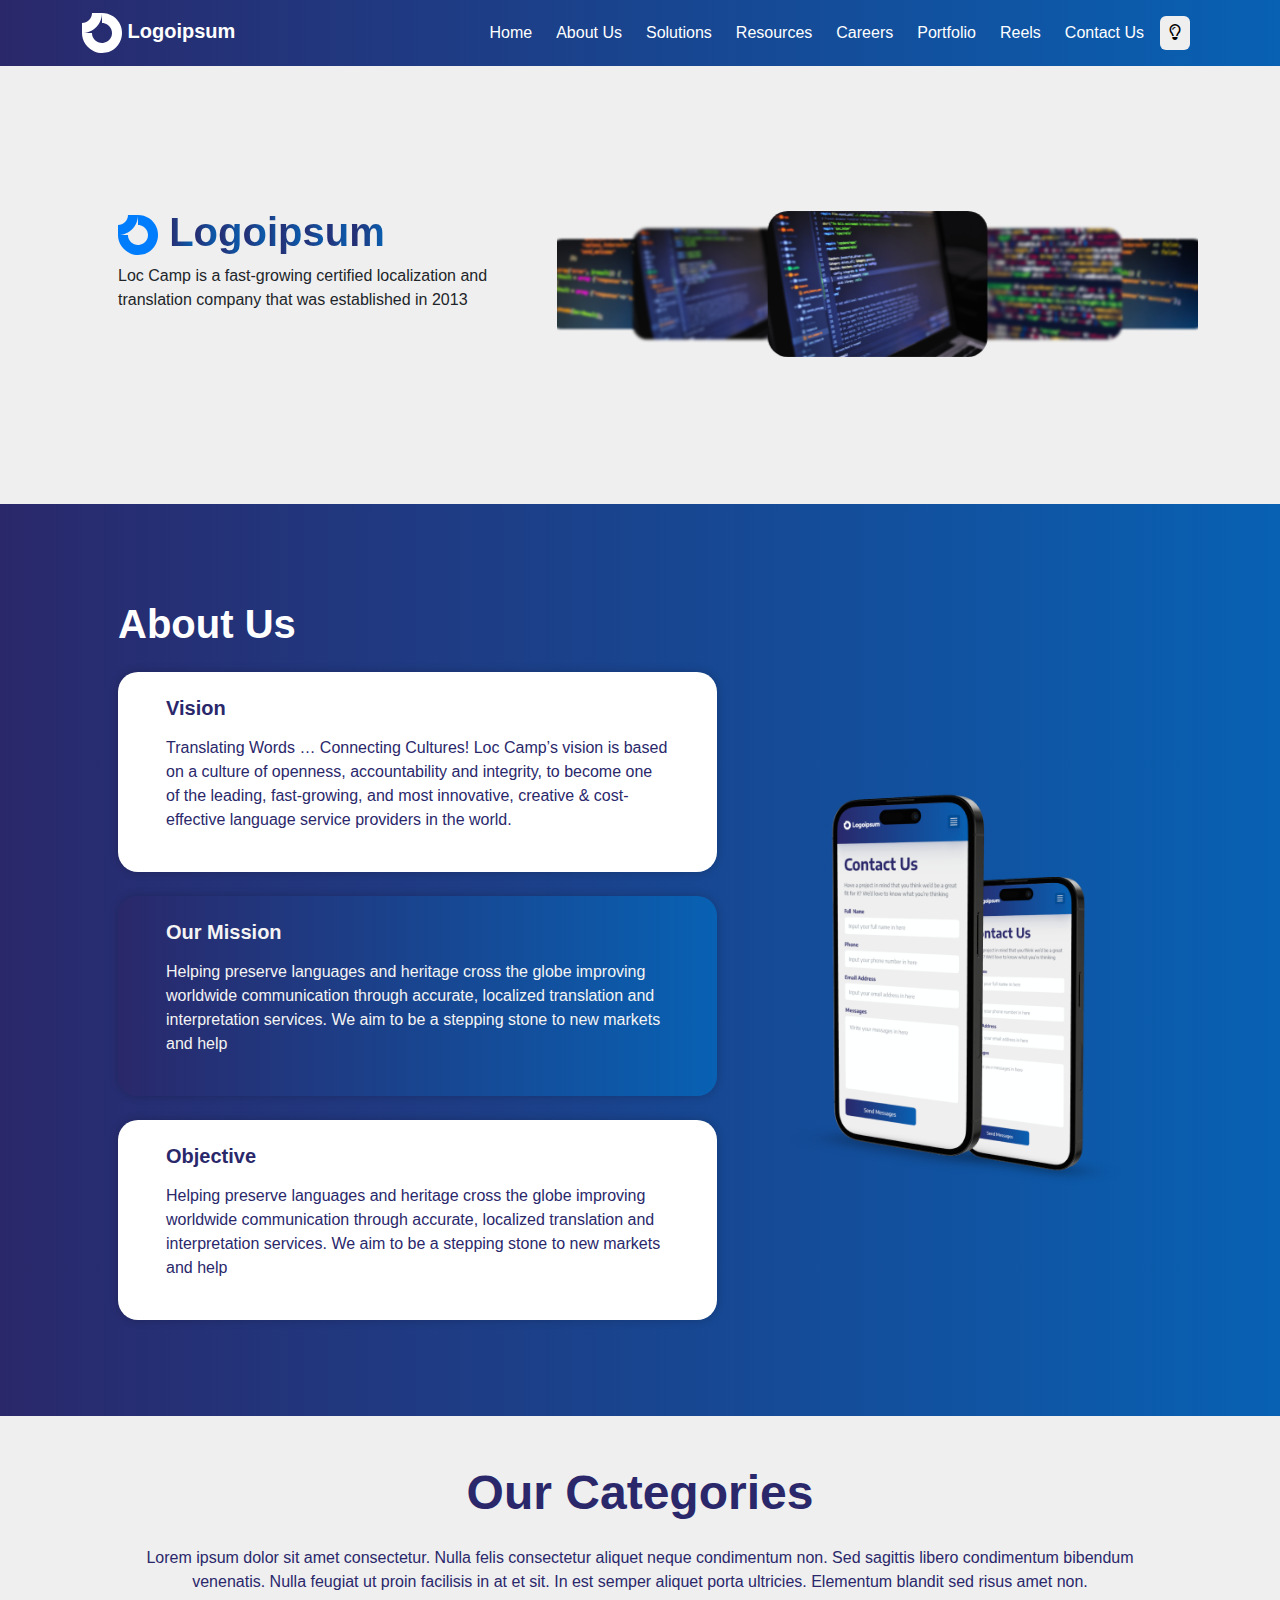
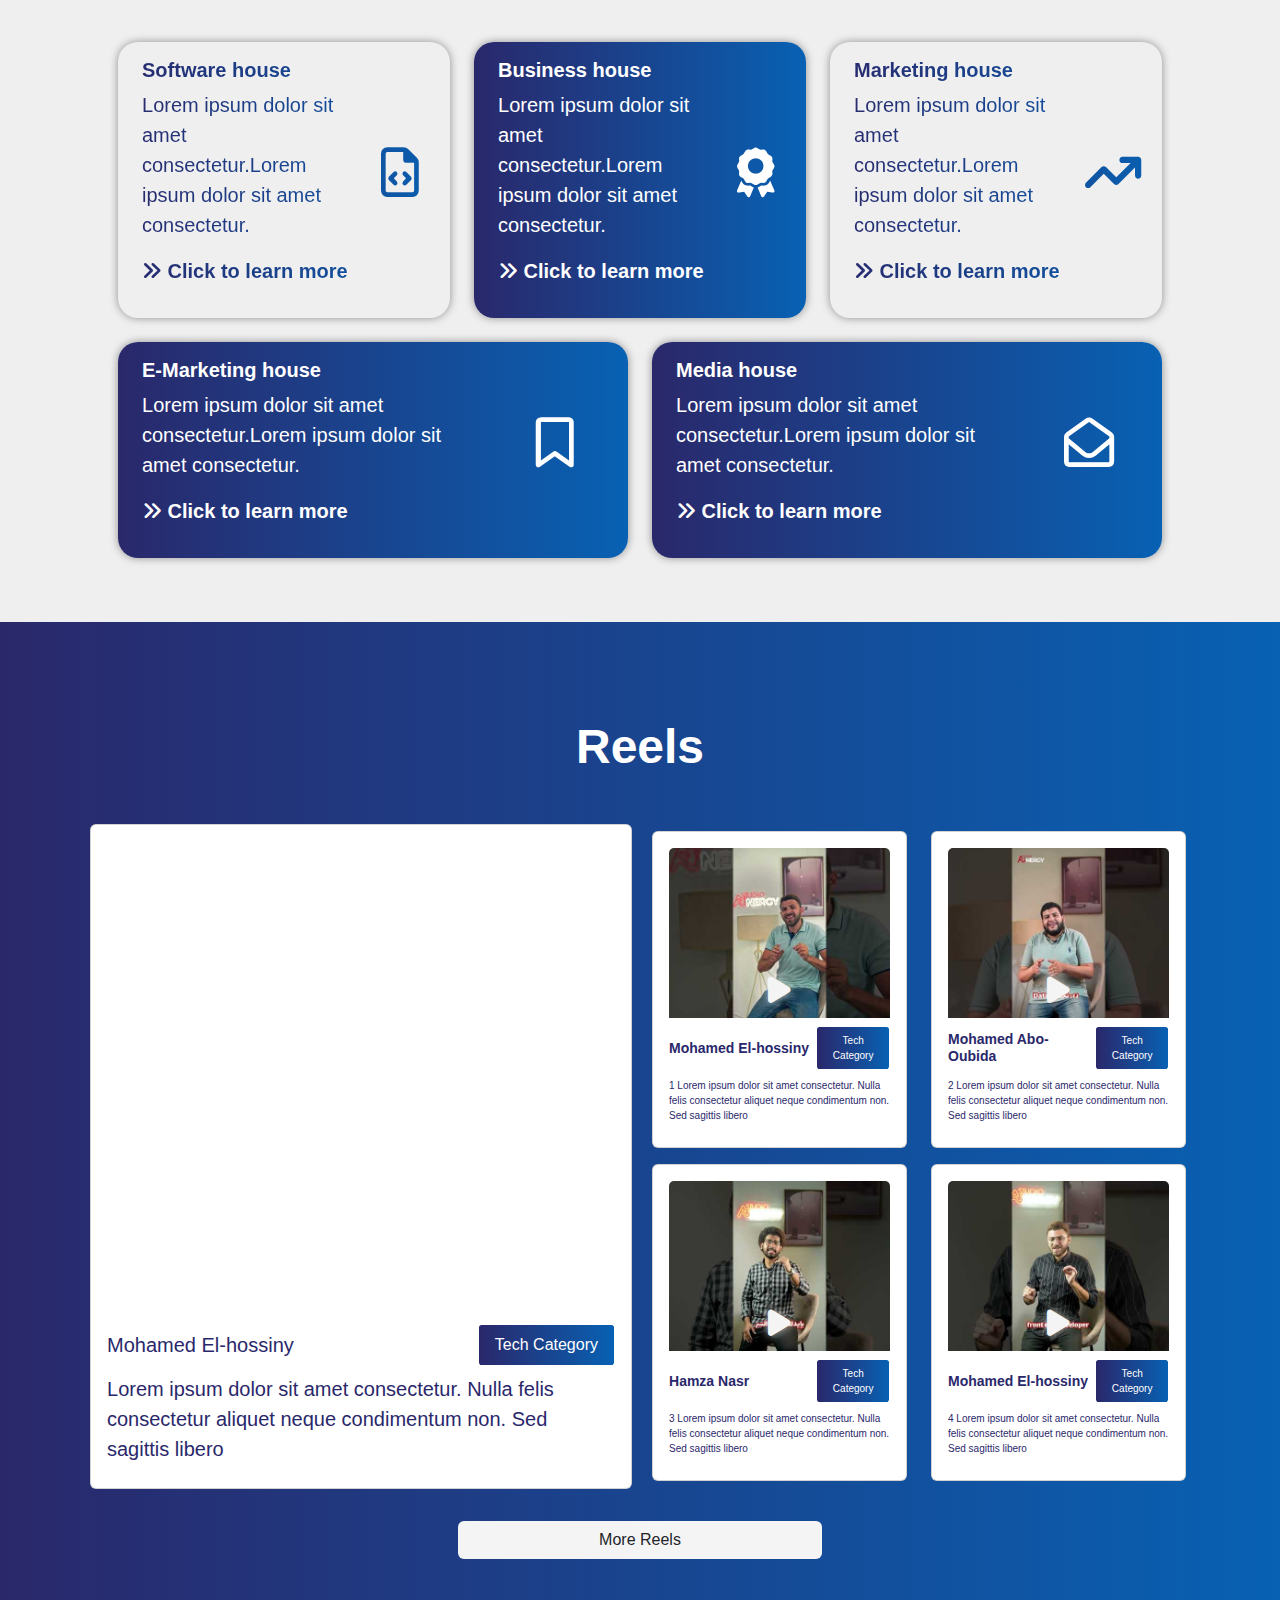
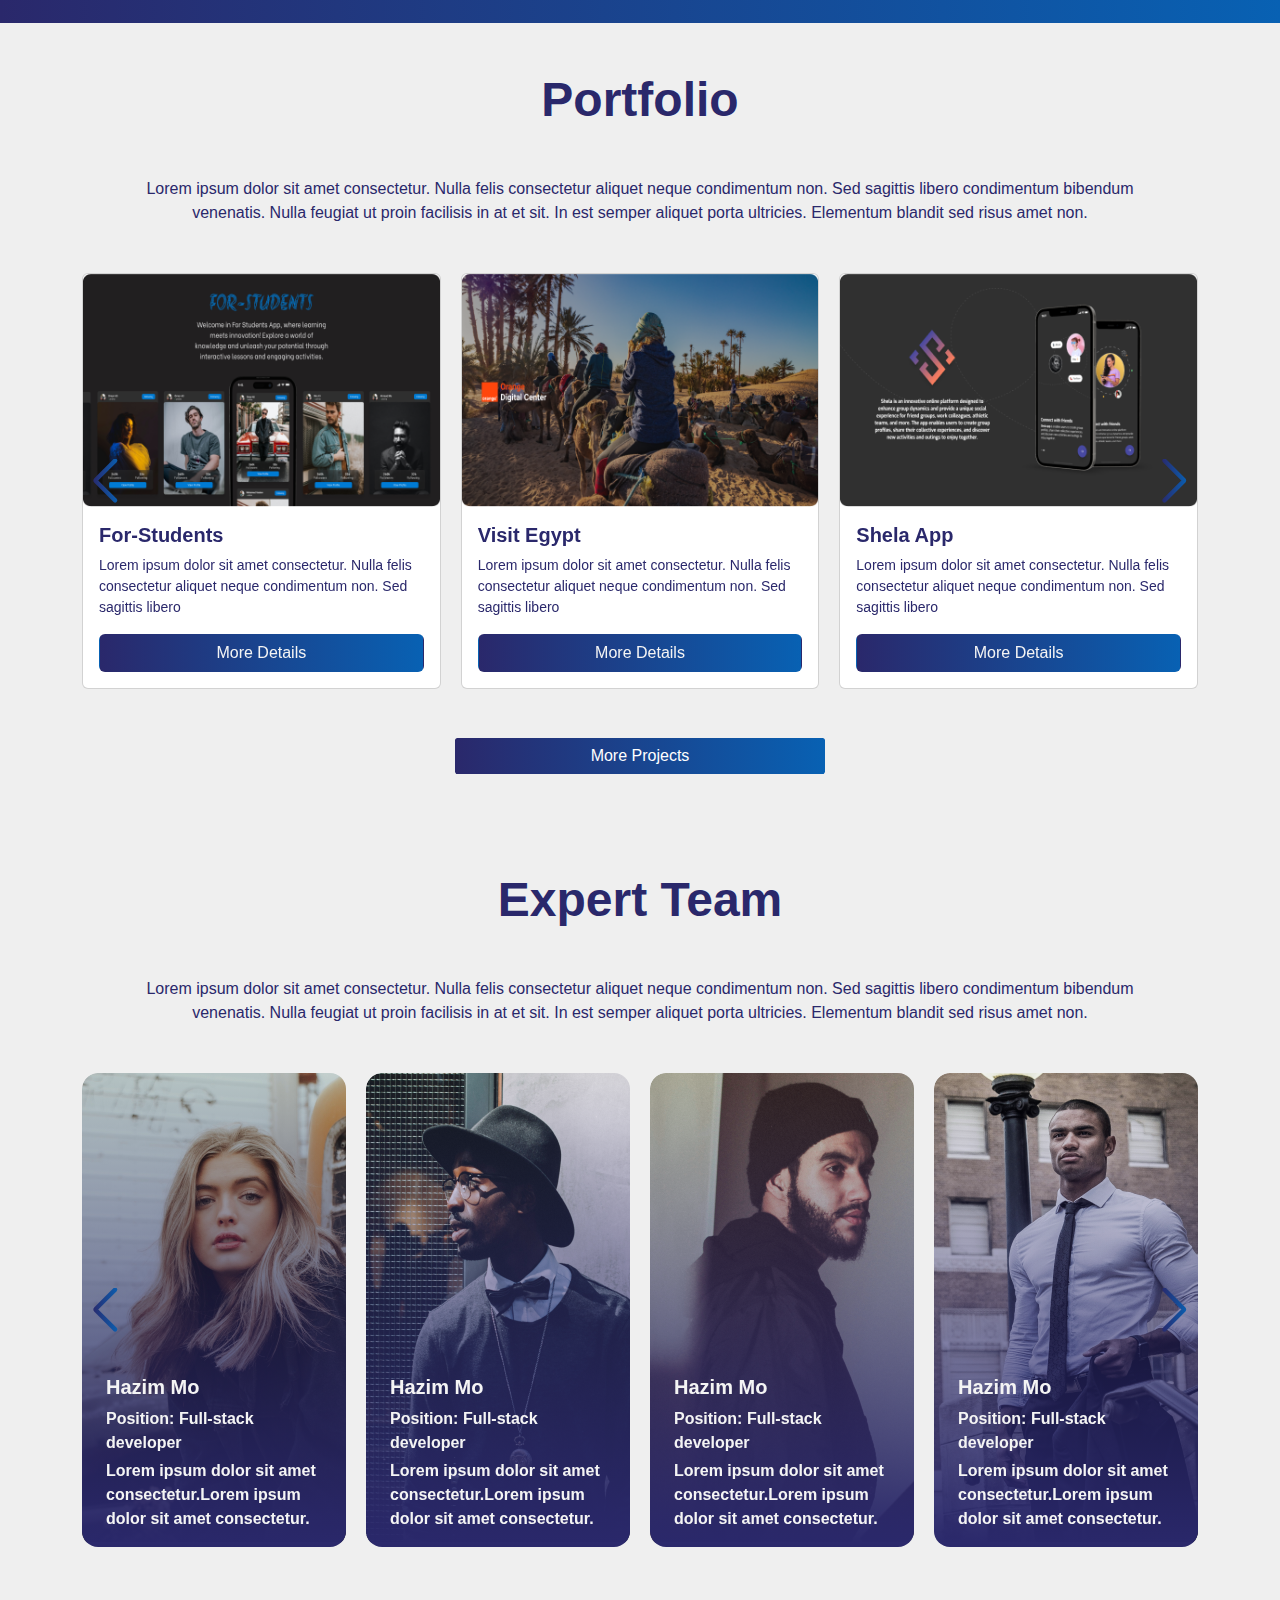
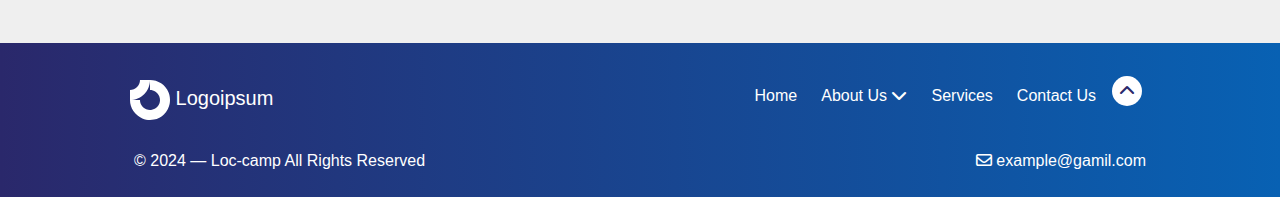
<file: index.html>
<!DOCTYPE html>
<html lang="en">
  <head>
    <meta charset="UTF-8" />
    <meta name="viewport" content="width=device-width, initial-scale=1.0" />
    <title>Loc-Camp</title>
    <!-- bootstrap 5.3.2 -->
    <link
      rel="stylesheet"
      href="./assests/vendors/bootstrap/css/bootstrap.min.css"
    />
    <!-- Font-awesome -->
    <link rel="stylesheet" href="./assests/vendors/font-awesome/all.min.css" />
    <!-- ===================
      #  Injected in this page
        =================== -->
    <!-- swiper -->
    <link
      rel="stylesheet"
      href="./assests/vendors/swiper/swiper-bundle.min.css"
    />
    <!-- ===================
      #  End of injection
        =================== -->
    <!-- main css -->
    <link rel="stylesheet" href="./assests/css/main.css" />
    <link class="theme" rel="stylesheet" href="./assests/css/light.css" />
  </head>
  <body>
    <!-- ===== Navbar ===== -->
    <nav class="navbar navbar-expand-lg fixed-top px-lg-4 px-md-1 px-2">
      <div class="container">
        <a class="navbar-brand fw-bold" href="./index.html">
          <svg
            id="logo-86"
            width="40"
            height="40"
            viewBox="0 0 40 40"
            fill="none"
            xmlns="http://www.w3.org/2000/svg"
          >
            <path
              class="ccustom"
              fill-rule="evenodd"
              clip-rule="evenodd"
              d="M25.5557 11.6853C23.9112 10.5865 21.9778 10 20 10V0C23.9556 0 27.8224 1.17298 31.1114 3.37061C34.4004 5.56823 36.9638 8.69181 38.4776 12.3463C39.9913 16.0008 40.3874 20.0222 39.6157 23.9018C38.844 27.7814 36.9392 31.3451 34.1421 34.1421C31.3451 36.9392 27.7814 38.844 23.9018 39.6157C20.0222 40.3874 16.0008 39.9913 12.3463 38.4776C8.69181 36.9638 5.56823 34.4004 3.37061 31.1114C1.17298 27.8224 0 23.9556 0 20H10C10 21.9778 10.5865 23.9112 11.6853 25.5557C12.7841 27.2002 14.3459 28.4819 16.1732 29.2388C18.0004 29.9957 20.0111 30.1937 21.9509 29.8078C23.8907 29.422 25.6725 28.4696 27.0711 27.0711C28.4696 25.6725 29.422 23.8907 29.8078 21.9509C30.1937 20.0111 29.9957 18.0004 29.2388 16.1732C28.4819 14.3459 27.2002 12.7841 25.5557 11.6853Z"
              fill="#007DFC"
            ></path>
            <path
              class="ccustom"
              fill-rule="evenodd"
              clip-rule="evenodd"
              d="M10 5.16562e-07C10 1.31322 9.74135 2.61358 9.2388 3.82683C8.73625 5.04009 7.99966 6.14248 7.07107 7.07107C6.14249 7.99966 5.0401 8.73625 3.82684 9.2388C2.61358 9.74134 1.31322 10 5.4439e-06 10L5.00679e-06 20C2.62644 20 5.22716 19.4827 7.65368 18.4776C10.0802 17.4725 12.285 15.9993 14.1421 14.1421C15.9993 12.285 17.4725 10.0802 18.4776 7.65367C19.4827 5.22715 20 2.62643 20 -3.81469e-06L10 5.16562e-07Z"
              fill="#007DFC"
            ></path>
          </svg>

          Logoipsum
        </a>
        <button
          class="navbar-toggler"
          type="button"
          data-bs-toggle="collapse"
          data-bs-target="#navbarSupportedContent"
          aria-controls="navbarSupportedContent"
          aria-expanded="false"
          aria-label="Toggle navigation"
        >
          <span class="navbar-toggler-icon"></span>
        </button>
        <div class="collapse navbar-collapse" id="navbarSupportedContent">
          <ul class="navbar-nav ms-auto mb-2 mb-lg-0">
            <li class="nav-item me-2">
              <a
                class="nav-link px-lg-2 px-1"
                aria-current="page"
                href="./index.html"
                >Home</a
              >
            </li>
            <li class="nav-item me-2">
              <a
                class="nav-link px-lg-2 px-1"
                aria-current="page"
                href="./aboutUs.html"
                >About Us</a
              >
            </li>
            <li class="nav-item me-2">
              <a
                class="nav-link px-lg-2 px-1"
                aria-current="page"
                href="./category.html"
                >Solutions</a
              >
            </li>
            <li class="nav-item me-2">
              <a
                class="nav-link px-lg-2 px-1"
                aria-current="page"
                href="./category.html"
                >Resources</a
              >
            </li>
            <li class="nav-item me-2">
              <a
                class="nav-link px-lg-2 px-1"
                aria-current="page"
                href="./jobSearch.html"
                >Careers</a
              >
            </li>
            <li class="nav-item me-2">
              <a
                class="nav-link px-lg-2 px-1"
                aria-current="page"
                href="./portfolio.html"
                >Portfolio</a
              >
            </li>
            <li class="nav-item me-2">
              <a
                class="nav-link px-lg-2 px-1"
                aria-current="page"
                href="./reels.html"
                >Reels</a
              >
            </li>
            <li class="nav-item me-2">
              <a
                class="nav-link px-lg-2 px-1"
                aria-current="page"
                href="./contact-us.html"
                >Contact Us</a
              >
            </li>
            <li class="nav-item me-2 d-flex align-items-center">
              <button class="btn themeBtn light px-lg-2 px-1 py-1">
                <i class="fa-regular fa-lightbulb"></i>
              </button>
            </li>
          </ul>
        </div>
      </div>
    </nav>
    <!-- ===== End of Navbar ===== -->
    <!-- ===== Main ===== -->
    <main class="mt-5 pt-3">
      <!-- Hero Start -->
      <section id="hero" class="py-5">
        <div class="container py-5 my-5">
          <div class="row align-items-center">
            <div
              class="col-xl-5 col-lg-4 px-lg-5 mb-5 text-lg-start text-center"
            >
              <h1 class="fw-bold">
                <svg
                  id="logo-86"
                  width="40"
                  height="40"
                  viewBox="0 0 40 40"
                  fill="none"
                  xmlns="http://www.w3.org/2000/svg"
                >
                  <path
                    class="ccustom"
                    fill-rule="evenodd"
                    clip-rule="evenodd"
                    d="M25.5557 11.6853C23.9112 10.5865 21.9778 10 20 10V0C23.9556 0 27.8224 1.17298 31.1114 3.37061C34.4004 5.56823 36.9638 8.69181 38.4776 12.3463C39.9913 16.0008 40.3874 20.0222 39.6157 23.9018C38.844 27.7814 36.9392 31.3451 34.1421 34.1421C31.3451 36.9392 27.7814 38.844 23.9018 39.6157C20.0222 40.3874 16.0008 39.9913 12.3463 38.4776C8.69181 36.9638 5.56823 34.4004 3.37061 31.1114C1.17298 27.8224 0 23.9556 0 20H10C10 21.9778 10.5865 23.9112 11.6853 25.5557C12.7841 27.2002 14.3459 28.4819 16.1732 29.2388C18.0004 29.9957 20.0111 30.1937 21.9509 29.8078C23.8907 29.422 25.6725 28.4696 27.0711 27.0711C28.4696 25.6725 29.422 23.8907 29.8078 21.9509C30.1937 20.0111 29.9957 18.0004 29.2388 16.1732C28.4819 14.3459 27.2002 12.7841 25.5557 11.6853Z"
                    fill="#007DFC"
                  ></path>
                  <path
                    class="ccustom"
                    fill-rule="evenodd"
                    clip-rule="evenodd"
                    d="M10 5.16562e-07C10 1.31322 9.74135 2.61358 9.2388 3.82683C8.73625 5.04009 7.99966 6.14248 7.07107 7.07107C6.14249 7.99966 5.0401 8.73625 3.82684 9.2388C2.61358 9.74134 1.31322 10 5.4439e-06 10L5.00679e-06 20C2.62644 20 5.22716 19.4827 7.65368 18.4776C10.0802 17.4725 12.285 15.9993 14.1421 14.1421C15.9993 12.285 17.4725 10.0802 18.4776 7.65367C19.4827 5.22715 20 2.62643 20 -3.81469e-06L10 5.16562e-07Z"
                    fill="#007DFC"
                  ></path>
                </svg>

                <span>L</span><span>o</span><span>g</span><span>o</span
                ><span>i</span><span>p</span><span>s</span><span>u</span
                ><span>m</span>
              </h1>
              <p class="col-lg-12 col-md-6 m-auto">
                Loc Camp is a fast-growing certified localization and
                translation company that was established in 2013
              </p>
            </div>
            <div class="col-xl-7 col-lg-8">
              <!-- swiper here -->
              <div class="swiper">
                <div class="swiper-wrapper">
                  <div class="swiper-slide">
                    <img
                      class="img-fluid"
                      src="./assests/images/hero_slider1.jpg"
                      alt=""
                    />
                  </div>
                  <div class="swiper-slide">
                    <img
                      class="img-fluid"
                      src="./assests/images/hero_slider2.jpg"
                      alt=""
                    />
                  </div>
                  <div class="swiper-slide">
                    <img
                      class="img-fluid"
                      src="./assests/images/hero_slider3.jpg"
                      alt=""
                    />
                  </div>
                  <div class="swiper-slide">
                    <img
                      class="img-fluid"
                      src="./assests/images/hero_slider4.jpg"
                      alt=""
                    />
                  </div>
                  <div class="swiper-slide">
                    <img
                      class="img-fluid"
                      src="./assests/images/hero_slider2.jpg"
                      alt=""
                    />
                  </div>
                  <div class="swiper-slide">
                    <img
                      class="img-fluid"
                      src="./assests/images/hero_slider3.jpg"
                      alt=""
                    />
                  </div>
                  <div class="swiper-slide">
                    <img
                      class="img-fluid"
                      src="./assests/images/hero_slider1.jpg"
                      alt=""
                    />
                  </div>
                </div>
              </div>
            </div>
          </div>
        </div>
      </section>
      <!-- About Us Start -->
      <section id="about-us" class="py-5">
        <div class="container py-5 px-md-5">
          <h4 class="fw-bold text-lg-start text-center mb-4">About Us</h4>
          <div class="row align-items-center">
            <div class="col-lg-7 order-lg-1 order-2">
              <div class="vision px-5 py-4 mb-4">
                <h5 class="mb-3 fw-bold">Vision</h5>
                <p>
                  Translating Words … Connecting Cultures! Loc Camp’s vision is
                  based on a culture of openness, accountability and integrity,
                  to become one of the leading, fast-growing, and most
                  innovative, creative & cost-effective language service
                  providers in the world.
                </p>
              </div>
              <div class="mission px-5 py-4 mb-4">
                <h5 class="mb-3 fw-bold">Our Mission</h5>
                <p>
                  Helping preserve languages and heritage cross the globe
                  improving worldwide communication through accurate, localized
                  translation and interpretation services. We aim to be a
                  stepping stone to new markets and help
                </p>
              </div>
              <div class="objective px-5 py-4">
                <h5 class="mb-3 fw-bold">objective</h5>
                <p>
                  Helping preserve languages and heritage cross the globe
                  improving worldwide communication through accurate, localized
                  translation and interpretation services. We aim to be a
                  stepping stone to new markets and help
                </p>
              </div>
            </div>
            <div class="col-lg-5 order-lg-2 order-1">
              <img
                width="100%"
                src="./assests/images/about-us-img.png"
                alt=""
              />
            </div>
          </div>
        </div>
      </section>
      <!-- Categories Start -->
      <section id="categories" class="py-5">
        <div class="container px-lg-5">
          <h3 class="text-center fw-bold mb-4">Our Categories</h3>
          <p class="text-center container mb-5">
            Lorem ipsum dolor sit amet consectetur. Nulla felis consectetur
            aliquet neque condimentum non. Sed sagittis libero condimentum
            bibendum venenatis. Nulla feugiat ut proin facilisis in at et sit.
            In est semper aliquet porta ultricies. Elementum blandit sed risus
            amet non.
          </p>
          <div class="row allCategories">
            <div class="col-lg-4 col-md-6 mb-4">
              <a href="#">
                <div id="software" class="container px-4 py-3">
                  <h5 class="fw-semibold">software house</h5>
                  <div class="row align-items-center">
                    <div class="col-9">
                      <p>
                        Lorem ipsum dolor sit amet consectetur.Lorem ipsum dolor
                        sit amet consectetur.
                      </p>
                    </div>
                    <div class="col-3 text-center">
                      <i class="fa-regular fa-file-code"></i>
                    </div>
                  </div>
                  <p class="fw-semibold">
                    <i class="fa-solid fa-angles-right"></i> Click to learn more
                  </p>
                </div>
              </a>
            </div>
            <div class="col-lg-4 col-md-6 mb-3">
              <a href="#">
                <div id="business" class="container px-4 py-3">
                  <h5 class="fw-semibold">business house</h5>
                  <div class="row align-items-center">
                    <div class="col-9">
                      <p>
                        Lorem ipsum dolor sit amet consectetur.Lorem ipsum dolor
                        sit amet consectetur.
                      </p>
                    </div>
                    <div class="col-3 text-center">
                      <i class="fa-solid fa-award"></i>
                    </div>
                  </div>
                  <p class="fw-semibold">
                    <i class="fa-solid fa-angles-right"></i> Click to learn more
                  </p>
                </div>
              </a>
            </div>
            <div class="col-lg-4 col-md-6 mb-3">
              <a href="#">
                <div id="marketing" class="container px-4 py-3">
                  <h5 class="fw-semibold">Marketing house</h5>
                  <div class="row align-items-center">
                    <div class="col-9">
                      <p>
                        Lorem ipsum dolor sit amet consectetur.Lorem ipsum dolor
                        sit amet consectetur.
                      </p>
                    </div>
                    <div class="col-3 text-center">
                      <i class="fa-solid fa-arrow-trend-up"></i>
                    </div>
                  </div>
                  <p class="fw-semibold">
                    <i class="fa-solid fa-angles-right"></i> Click to learn more
                  </p>
                </div>
              </a>
            </div>
            <div class="col-md-6 mb-3">
              <a href="#">
                <div id="e-marketing" class="container px-4 py-3">
                  <h5 class="fw-semibold">E-Marketing house</h5>
                  <div class="row align-items-center">
                    <div class="col-9">
                      <p>
                        Lorem ipsum dolor sit amet consectetur.Lorem ipsum dolor
                        sit amet consectetur.
                      </p>
                    </div>
                    <div class="col-3 text-center">
                      <i class="fa-regular fa-bookmark"></i>
                    </div>
                  </div>
                  <p class="fw-semibold">
                    <i class="fa-solid fa-angles-right"></i> Click to learn more
                  </p>
                </div>
              </a>
            </div>
            <div class="col-lg-6 mb-3">
              <a href="#">
                <div id="media" class="container px-4 py-3">
                  <h5 class="fw-semibold">Media house</h5>
                  <div class="row align-items-center">
                    <div class="col-9">
                      <p>
                        Lorem ipsum dolor sit amet consectetur.Lorem ipsum dolor
                        sit amet consectetur.
                      </p>
                    </div>
                    <div class="col-3 text-center">
                      <i class="fa-regular fa-envelope-open"></i>
                    </div>
                  </div>
                  <p class="fw-semibold">
                    <i class="fa-solid fa-angles-right"></i> Click to learn more
                  </p>
                </div>
              </a>
            </div>
          </div>
        </div>
      </section>
      <!-- Reels Start -->
      <section id="reels" class="py-5">
        <h3 class="text-center fw-bold my-5">Reels</h3>
        <div class="container-xl px-md-4 px-3 pb-3">
          <div class="row align-items-end">
            <div class="col-lg-6 mainReel px-2 mb-3">
              <div class="card p-md-3 p-2">
                <img
                  hidden
                  src="./assests/images/reel1.jpg"
                  alt=""
                  class="card-img-top"
                />
                <iframe
                  width="100%"
                  src="https://www.youtube.com/embed/-uaQ10YJSG4"
                  title="YouTube video player"
                  frameborder="0"
                  allow="accelerometer; autoplay; clipboard-write; encrypted-media; gyroscope; picture-in-picture; web-share"
                  allowfullscreen
                ></iframe>
                <div class="card-body p-0 pt-2">
                  <div class="container">
                    <div class="row card-title align-items-center">
                      <h5 class="col-6 px-0">Mohamed El-hossiny</h5>
                      <div class="col-6 px-0 text-end mb-2">
                        <a href="" class="btn px-3 py-2">Tech Category</a>
                      </div>
                      <p class="px-0 mb-0">
                        Lorem ipsum dolor sit amet consectetur. Nulla felis
                        consectetur aliquet neque condimentum non. Sed sagittis
                        libero
                      </p>
                    </div>
                  </div>
                </div>
              </div>
            </div>
            <div class="col-lg-6 px-0 subReel mini-cards mb-3">
              <div class="container">
                <div class="row justify-content-center">
                  <!-- start of card -->
                  <div class="col-sm-6 my-2">
                    <div class="card p-md-3 p-2">
                      <img
                        src="./assests/images/reel1.jpg"
                        data-reelUrl="https://www.youtube.com/embed/-uaQ10YJSG4"
                        alt=""
                        class="card-img-top"
                      />
                      <div class="reelCover">
                        <i class="fa-solid fa-play"></i>
                      </div>
                      <div class="card-body p-0 pt-2">
                        <div class="container">
                          <div class="row card-title align-items-center">
                            <h5 class="col-8 px-0 fw-semibold">
                              Mohamed El-hossiny
                            </h5>
                            <div class="col-4 px-0 text-end mb-2">
                              <a href="" class="btn px-1">Tech Category</a>
                            </div>
                            <p class="px-0 mb-0">
                              1 Lorem ipsum dolor sit amet consectetur. Nulla
                              felis consectetur aliquet neque condimentum non.
                              Sed sagittis libero
                            </p>
                          </div>
                        </div>
                      </div>
                    </div>
                  </div>
                  <!-- end of card -->
                  <div class="col-sm-6 my-2">
                    <div class="card p-md-3 p-2">
                      <img
                        src="./assests/images/reel2.jpg"
                        data-reelUrl="https://www.youtube.com/embed/TB58g9mcDDg"
                        alt=""
                        class="card-img-top"
                      />
                      <div class="reelCover">
                        <i class="fa-solid fa-play"></i>
                      </div>
                      <div class="card-body p-0 pt-2">
                        <div class="container">
                          <div class="row card-title align-items-center">
                            <h5 class="col-8 px-0 fw-semibold">
                              Mohamed Abo-Oubida
                            </h5>
                            <div class="col-4 px-0 text-end mb-2">
                              <a href="" class="btn px-1">Tech Category</a>
                            </div>
                            <p class="px-0 mb-0">
                              2 Lorem ipsum dolor sit amet consectetur. Nulla
                              felis consectetur aliquet neque condimentum non.
                              Sed sagittis libero
                            </p>
                          </div>
                        </div>
                      </div>
                    </div>
                  </div>
                  <div class="col-sm-6 my-2">
                    <div class="card p-md-3 p-2">
                      <img
                        src="./assests/images/reel3.jpg"
                        data-reelUrl="https://www.youtube.com/embed/NJIOQyIflV4"
                        alt=""
                        class="card-img-top"
                      />
                      <div class="reelCover">
                        <i class="fa-solid fa-play"></i>
                      </div>
                      <div class="card-body p-0 pt-2">
                        <div class="container">
                          <div class="row card-title align-items-center">
                            <h5 class="col-8 px-0 fw-semibold">Hamza Nasr</h5>
                            <div class="col-4 px-0 text-end mb-2">
                              <a href="" class="btn px-1">Tech Category</a>
                            </div>
                            <p class="px-0 mb-0">
                              3 Lorem ipsum dolor sit amet consectetur. Nulla
                              felis consectetur aliquet neque condimentum non.
                              Sed sagittis libero
                            </p>
                          </div>
                        </div>
                      </div>
                    </div>
                  </div>
                  <div class="col-sm-6 my-2">
                    <div class="card p-md-3 p-2">
                      <img
                        src="./assests/images/reel4.jpg"
                        data-reelUrl="https://www.youtube.com/embed/hpsbZf5YvOI"
                        alt=""
                        class="card-img-top"
                      />
                      <div class="reelCover">
                        <i class="fa-solid fa-play"></i>
                      </div>
                      <div class="card-body p-0 pt-2">
                        <div class="container">
                          <div class="row card-title align-items-center">
                            <h5 class="col-8 px-0 fw-semibold">
                              Mohamed El-hossiny
                            </h5>
                            <div class="col-4 px-0 text-end mb-2">
                              <a href="" class="btn px-1">Tech Category</a>
                            </div>
                            <p class="px-0 mb-0">
                              4 Lorem ipsum dolor sit amet consectetur. Nulla
                              felis consectetur aliquet neque condimentum non.
                              Sed sagittis libero
                            </p>
                          </div>
                        </div>
                      </div>
                    </div>
                  </div>
                </div>
              </div>
            </div>
            <div class="col-12 more-reels text-center mt-3">
              <a href="reels.html" class="btn col-lg-4 col-md-6 col-10 rounded">
                More Reels</a
              >
            </div>
          </div>
        </div>
      </section>
      <!-- Portfolio Start -->
      <section id="portfolio" class="py-5">
        <div class="container">
          <h3 class="text-center fw-bold">Portfolio</h3>
          <p class="text-center px-md-5 px-1 my-5">
            Lorem ipsum dolor sit amet consectetur. Nulla felis consectetur
            aliquet neque condimentum non. Sed sagittis libero condimentum
            bibendum venenatis. Nulla feugiat ut proin facilisis in at et sit.
            In est semper aliquet porta ultricies. Elementum blandit sed risus
            amet non.
          </p>
          <div class="swiper mb-5">
            <div class="swiper-wrapper">
              <div class="swiper-slide">
                <div class="card">
                  <img
                    src="./assests/images/video.png"
                    class="card-img-top"
                    alt="..."
                  />
                  <div class="card-body text-start">
                    <h5 class="card-title fw-semibold">For-Students</h5>
                    <p class="card-text">
                      Lorem ipsum dolor sit amet consectetur. Nulla felis
                      consectetur aliquet neque condimentum non. Sed sagittis
                      libero
                    </p>
                    <a href="./project.html" class="btn col-12">More Details</a>
                  </div>
                </div>
              </div>
              <div class="swiper-slide">
                <div class="card">
                  <img
                    src="./assests/images/video-1.png"
                    class="card-img-top"
                    alt="..."
                  />
                  <div class="card-body text-start">
                    <h5 class="card-title fw-semibold">Visit Egypt</h5>
                    <p class="card-text">
                      Lorem ipsum dolor sit amet consectetur. Nulla felis
                      consectetur aliquet neque condimentum non. Sed sagittis
                      libero
                    </p>
                    <a href="./project.html" class="btn col-12">More Details</a>
                  </div>
                </div>
              </div>
              <div class="swiper-slide">
                <div class="card">
                  <img
                    src="./assests/images/video-2.png"
                    class="card-img-top"
                    alt="..."
                  />
                  <div class="card-body text-start">
                    <h5 class="card-title fw-semibold">Shela App</h5>
                    <p class="card-text">
                      Lorem ipsum dolor sit amet consectetur. Nulla felis
                      consectetur aliquet neque condimentum non. Sed sagittis
                      libero
                    </p>
                    <a href="./project.html" class="btn col-12">More Details</a>
                  </div>
                </div>
              </div>
              <div class="swiper-slide">
                <div class="card">
                  <img
                    src="./assests/images/video-2.png"
                    class="card-img-top"
                    alt="..."
                  />
                  <div class="card-body text-start">
                    <h5 class="card-title fw-semibold">Shela App</h5>
                    <p class="card-text">
                      Lorem ipsum dolor sit amet consectetur. Nulla felis
                      consectetur aliquet neque condimentum non. Sed sagittis
                      libero
                    </p>
                    <a href="./project.html" class="btn col-12">More Details</a>
                  </div>
                </div>
              </div>
            </div>
            <!-- Add Arrows -->
            <div class="swiper-button-next fw-bold"></div>
            <div class="swiper-button-prev fw-bold"></div>
          </div>
          <div class="more-projects text-center">
            <a href="portfolio.html" class="btn col-lg-4 col-md-6 col-10"
              >More Projects</a
            >
          </div>
        </div>
      </section>
      <!-- Team Start -->
      <section id="team" class="py-5">
        <div class="container">
          <h3 class="text-center fw-bold">Expert Team</h3>
          <p class="text-center px-md-5 px-1 my-5">
            Lorem ipsum dolor sit amet consectetur. Nulla felis consectetur
            aliquet neque condimentum non. Sed sagittis libero condimentum
            bibendum venenatis. Nulla feugiat ut proin facilisis in at et sit.
            In est semper aliquet porta ultricies. Elementum blandit sed risus
            amet non.
          </p>
          <div class="swiper mb-5">
            <div class="swiper-wrapper">
              <div class="swiper-slide">
                <div class="pb-1 rounded-4">
                  <img src="./assests/images/photo.png" class="" alt="..." />
                  <div
                    class="layout-1 d-flex flex-wrap text-start px-4 align-items-end"
                  >
                    <div class="col-12">
                      <h5 class="fw-bold">Hazim Mo</h5>
                      <p class="fw-semibold mb-1">
                        Position: Full-stack developer
                      </p>
                      <p class="fw-semibold">
                        Lorem ipsum dolor sit amet consectetur.Lorem ipsum dolor
                        sit amet consectetur.
                      </p>
                    </div>
                  </div>
                  <div class="layout-2 d-flex align-items-center">
                    <div class="text-center col-12">
                      <a target="_blank" href="#" class="btn"
                        ><i class="fa-brands fa-square-facebook"></i
                      ></a>
                      <a target="_blank" href="#" class="btn"
                        ><i class="fa-brands fa-square-snapchat"></i
                      ></a>
                      <a target="_blank" href="#" class="btn"
                        ><i class="fa-solid fa-bitcoin-sign"></i
                      ></a>
                    </div>
                  </div>
                </div>
              </div>
              <div class="swiper-slide">
                <div class="pb-1 rounded-4">
                  <img src="./assests/images/photo-1.png" class="" alt="..." />
                  <div
                    class="layout-1 d-flex flex-wrap text-start px-4 align-items-end"
                  >
                    <div class="col-12">
                      <h5 class="fw-bold">Hazim Mo</h5>
                      <p class="fw-semibold mb-1">
                        Position: Full-stack developer
                      </p>
                      <p class="fw-semibold">
                        Lorem ipsum dolor sit amet consectetur.Lorem ipsum dolor
                        sit amet consectetur.
                      </p>
                    </div>
                  </div>
                  <div class="layout-2 d-flex align-items-center">
                    <div class="text-center col-12">
                      <a target="_blank" href="#" class="btn"
                        ><i class="fa-brands fa-square-facebook"></i
                      ></a>
                      <a target="_blank" href="#" class="btn"
                        ><i class="fa-brands fa-square-snapchat"></i
                      ></a>
                      <a target="_blank" href="#" class="btn"
                        ><i class="fa-solid fa-bitcoin-sign"></i
                      ></a>
                    </div>
                  </div>
                </div>
              </div>
              <div class="swiper-slide">
                <div class="pb-1 rounded-4">
                  <img src="./assests/images/photo-2.png" class="" alt="..." />
                  <div
                    class="layout-1 d-flex flex-wrap text-start px-4 align-items-end"
                  >
                    <div class="col-12">
                      <h5 class="fw-bold">Hazim Mo</h5>
                      <p class="fw-semibold mb-1">
                        Position: Full-stack developer
                      </p>
                      <p class="fw-semibold">
                        Lorem ipsum dolor sit amet consectetur.Lorem ipsum dolor
                        sit amet consectetur.
                      </p>
                    </div>
                  </div>
                  <div class="layout-2 d-flex align-items-center">
                    <div class="text-center col-12">
                      <a target="_blank" href="#" class="btn"
                        ><i class="fa-brands fa-square-facebook"></i
                      ></a>
                      <a target="_blank" href="#" class="btn"
                        ><i class="fa-brands fa-square-snapchat"></i
                      ></a>
                      <a target="_blank" href="#" class="btn"
                        ><i class="fa-solid fa-bitcoin-sign"></i
                      ></a>
                    </div>
                  </div>
                </div>
              </div>
              <div class="swiper-slide">
                <div class="pb-1 rounded-4">
                  <img src="./assests/images/photo-3.png" class="" alt="..." />
                  <div
                    class="layout-1 d-flex flex-wrap text-start px-4 align-items-end"
                  >
                    <div class="col-12">
                      <h5 class="fw-bold">Hazim Mo</h5>
                      <p class="fw-semibold mb-1">
                        Position: Full-stack developer
                      </p>
                      <p class="fw-semibold">
                        Lorem ipsum dolor sit amet consectetur.Lorem ipsum dolor
                        sit amet consectetur.
                      </p>
                    </div>
                  </div>
                  <div class="layout-2 d-flex align-items-center">
                    <div class="text-center col-12">
                      <a target="_blank" href="#" class="btn"
                        ><i class="fa-brands fa-square-facebook"></i
                      ></a>
                      <a target="_blank" href="#" class="btn"
                        ><i class="fa-brands fa-square-snapchat"></i
                      ></a>
                      <a target="_blank" href="#" class="btn"
                        ><i class="fa-solid fa-bitcoin-sign"></i
                      ></a>
                    </div>
                  </div>
                </div>
              </div>
              <div class="swiper-slide">
                <div class="pb-1 rounded-4">
                  <img src="./assests/images/photo.png" class="" alt="..." />
                  <div
                    class="layout-1 d-flex flex-wrap text-start px-4 align-items-end"
                  >
                    <div class="col-12">
                      <h5 class="fw-bold">Hazim Mo</h5>
                      <p class="fw-semibold mb-1">
                        Position: Full-stack developer
                      </p>
                      <p class="fw-semibold">
                        Lorem ipsum dolor sit amet consectetur.Lorem ipsum dolor
                        sit amet consectetur.
                      </p>
                    </div>
                  </div>
                  <div class="layout-2 d-flex align-items-center">
                    <div class="text-center col-12">
                      <a target="_blank" href="#" class="btn"
                        ><i class="fa-brands fa-square-facebook"></i
                      ></a>
                      <a target="_blank" href="#" class="btn"
                        ><i class="fa-brands fa-square-snapchat"></i
                      ></a>
                      <a target="_blank" href="#" class="btn"
                        ><i class="fa-solid fa-bitcoin-sign"></i
                      ></a>
                    </div>
                  </div>
                </div>
              </div>
              <div class="swiper-slide">
                <div class="pb-1 rounded-4">
                  <img src="./assests/images/photo-1.png" class="" alt="..." />
                  <div
                    class="layout-1 d-flex flex-wrap text-start px-4 align-items-end"
                  >
                    <div class="col-12">
                      <h5 class="fw-bold">Hazim Mo</h5>
                      <p class="fw-semibold mb-1">
                        Position: Full-stack developer
                      </p>
                      <p class="fw-semibold">
                        Lorem ipsum dolor sit amet consectetur.Lorem ipsum dolor
                        sit amet consectetur.
                      </p>
                    </div>
                  </div>
                  <div class="layout-2 d-flex align-items-center">
                    <div class="text-center col-12">
                      <a target="_blank" href="#" class="btn"
                        ><i class="fa-brands fa-square-facebook"></i
                      ></a>
                      <a target="_blank" href="#" class="btn"
                        ><i class="fa-brands fa-square-snapchat"></i
                      ></a>
                      <a target="_blank" href="#" class="btn"
                        ><i class="fa-solid fa-bitcoin-sign"></i
                      ></a>
                    </div>
                  </div>
                </div>
              </div>
              <div class="swiper-slide">
                <div class="pb-1 rounded-4">
                  <img src="./assests/images/photo-2.png" class="" alt="..." />
                  <div
                    class="layout-1 d-flex flex-wrap text-start px-4 align-items-end"
                  >
                    <div class="col-12">
                      <h5 class="fw-bold">Hazim Mo</h5>
                      <p class="fw-semibold mb-1">
                        Position: Full-stack developer
                      </p>
                      <p class="fw-semibold">
                        Lorem ipsum dolor sit amet consectetur.Lorem ipsum dolor
                        sit amet consectetur.
                      </p>
                    </div>
                  </div>
                  <div class="layout-2 d-flex align-items-center">
                    <div class="text-center col-12">
                      <a target="_blank" href="#" class="btn"
                        ><i class="fa-brands fa-square-facebook"></i
                      ></a>
                      <a target="_blank" href="#" class="btn"
                        ><i class="fa-brands fa-square-snapchat"></i
                      ></a>
                      <a target="_blank" href="#" class="btn"
                        ><i class="fa-solid fa-bitcoin-sign"></i
                      ></a>
                    </div>
                  </div>
                </div>
              </div>
              <div class="swiper-slide">
                <div class="pb-1 rounded-4">
                  <img src="./assests/images/photo-3.png" class="" alt="..." />
                  <div
                    class="layout-1 d-flex flex-wrap text-start px-4 align-items-end"
                  >
                    <div class="col-12">
                      <h5 class="fw-bold">Hazim Mo</h5>
                      <p class="fw-semibold mb-1">
                        Position: Full-stack developer
                      </p>
                      <p class="fw-semibold">
                        Lorem ipsum dolor sit amet consectetur.Lorem ipsum dolor
                        sit amet consectetur.
                      </p>
                    </div>
                  </div>
                  <div class="layout-2 d-flex align-items-center">
                    <div class="text-center col-12">
                      <a target="_blank" href="#" class="btn"
                        ><i class="fa-brands fa-square-facebook"></i
                      ></a>
                      <a target="_blank" href="#" class="btn"
                        ><i class="fa-brands fa-square-snapchat"></i
                      ></a>
                      <a target="_blank" href="#" class="btn"
                        ><i class="fa-solid fa-bitcoin-sign"></i
                      ></a>
                    </div>
                  </div>
                </div>
              </div>
            </div>
            <!-- Add Arrows -->
            <div class="swiper-button-next fw-bold"></div>
            <div class="swiper-button-prev fw-bold"></div>
          </div>
        </div>
      </section>
    </main>
    <!-- ===== End Of Main ===== -->
    <!-- ===== Footer ===== -->
    <footer class="py-4">
      <div class="container px-lg-5 px-sm-2">
        <div class="navbar navbar-expand-md mb-3">
          <div class="container text-md-start text-center">
            <a class="navbar-brand col-md-3 col-12" href="#">
              <svg
                id="logo-86"
                width="40"
                height="40"
                viewBox="0 0 40 40"
                fill="none"
                xmlns="http://www.w3.org/2000/svg"
              >
                <path
                  class="ccustom"
                  fill-rule="evenodd"
                  clip-rule="evenodd"
                  d="M25.5557 11.6853C23.9112 10.5865 21.9778 10 20 10V0C23.9556 0 27.8224 1.17298 31.1114 3.37061C34.4004 5.56823 36.9638 8.69181 38.4776 12.3463C39.9913 16.0008 40.3874 20.0222 39.6157 23.9018C38.844 27.7814 36.9392 31.3451 34.1421 34.1421C31.3451 36.9392 27.7814 38.844 23.9018 39.6157C20.0222 40.3874 16.0008 39.9913 12.3463 38.4776C8.69181 36.9638 5.56823 34.4004 3.37061 31.1114C1.17298 27.8224 0 23.9556 0 20H10C10 21.9778 10.5865 23.9112 11.6853 25.5557C12.7841 27.2002 14.3459 28.4819 16.1732 29.2388C18.0004 29.9957 20.0111 30.1937 21.9509 29.8078C23.8907 29.422 25.6725 28.4696 27.0711 27.0711C28.4696 25.6725 29.422 23.8907 29.8078 21.9509C30.1937 20.0111 29.9957 18.0004 29.2388 16.1732C28.4819 14.3459 27.2002 12.7841 25.5557 11.6853Z"
                  fill="#007DFC"
                ></path>
                <path
                  class="ccustom"
                  fill-rule="evenodd"
                  clip-rule="evenodd"
                  d="M10 5.16562e-07C10 1.31322 9.74135 2.61358 9.2388 3.82683C8.73625 5.04009 7.99966 6.14248 7.07107 7.07107C6.14249 7.99966 5.0401 8.73625 3.82684 9.2388C2.61358 9.74134 1.31322 10 5.4439e-06 10L5.00679e-06 20C2.62644 20 5.22716 19.4827 7.65368 18.4776C10.0802 17.4725 12.285 15.9993 14.1421 14.1421C15.9993 12.285 17.4725 10.0802 18.4776 7.65367C19.4827 5.22715 20 2.62643 20 -3.81469e-06L10 5.16562e-07Z"
                  fill="#007DFC"
                ></path>
              </svg>

              Logoipsum
            </a>
            <div id="navbarSupportedContent" class="col-md col-12">
              <ul
                class="navbar-nav justify-content-md-end justify-content-center mb-2 mb-lg-0"
              >
                <li class="nav-item me-2 mb-2">
                  <a class="nav-link" aria-current="page" href="#">Home</a>
                </li>
                <li class="nav-item me-2 mb-2 dropdown">
                  <a
                    class="nav-link"
                    href="#"
                    role="button"
                    data-bs-toggle="dropdown"
                    aria-expanded="false"
                  >
                    About Us
                    <i class="fa-solid fa-chevron-down"></i>
                  </a>
                  <ul class="dropdown-menu">
                    <li><a class="dropdown-item" href="#">About Us 1</a></li>
                    <li><a class="dropdown-item" href="#">About Us 2</a></li>
                    <li><hr class="dropdown-divider" /></li>
                    <li>
                      <a class="dropdown-item" href="#">Something else here</a>
                    </li>
                  </ul>
                </li>
                <li class="nav-item me-2 mb-2">
                  <a class="nav-link" aria-current="page" href="#">Services</a>
                </li>
                <li class="nav-item me-2 mb-2">
                  <a
                    class="nav-link"
                    aria-current="page"
                    href="./contact-us.html"
                    >Contact Us</a
                  >
                </li>
                <li class="nav-item me-2 mb-2">
                  <a class="nav-link scroll-top" aria-current="page"
                    ><i class="fa-solid fa-chevron-up"></i
                  ></a>
                </li>
              </ul>
            </div>
          </div>
        </div>
        <div class="row px-3">
          <div
            class="col-md-6 col-12 order-sm-1 order-2 text-md-start text-center"
          >
            © 2024 — Loc-camp All Rights Reserved
          </div>
          <div
            class="col-md-6 col-12 order-sm-2 order-1 text-md-end text-center mb-sm-0 mb-3"
          >
            <i class="fa-regular fa-envelope"></i> example@gamil.com
          </div>
        </div>
      </div>
    </footer>
    <!-- ===== End Of Footer ===== -->
    <!-- Scripts -->
    <!-- bootstrap JS 5.3.2 -->
    <script src="./assests/vendors/bootstrap/js/bootstrap.bundle.min.js"></script>
    <!-- ===================
      #  Injected in this page
        =================== -->
    <!-- Swiper Js -->
    <script src="./assests/vendors/swiper/swiper-bundle.min.js"></script>
    <script src="assests/js/homePage.js"></script>

    <!-- ===================
      #  End of injection
        =================== -->
    <!-- main JS -->
    <script src="./assests/js/main.js"></script>
  </body>
</html>
</file>
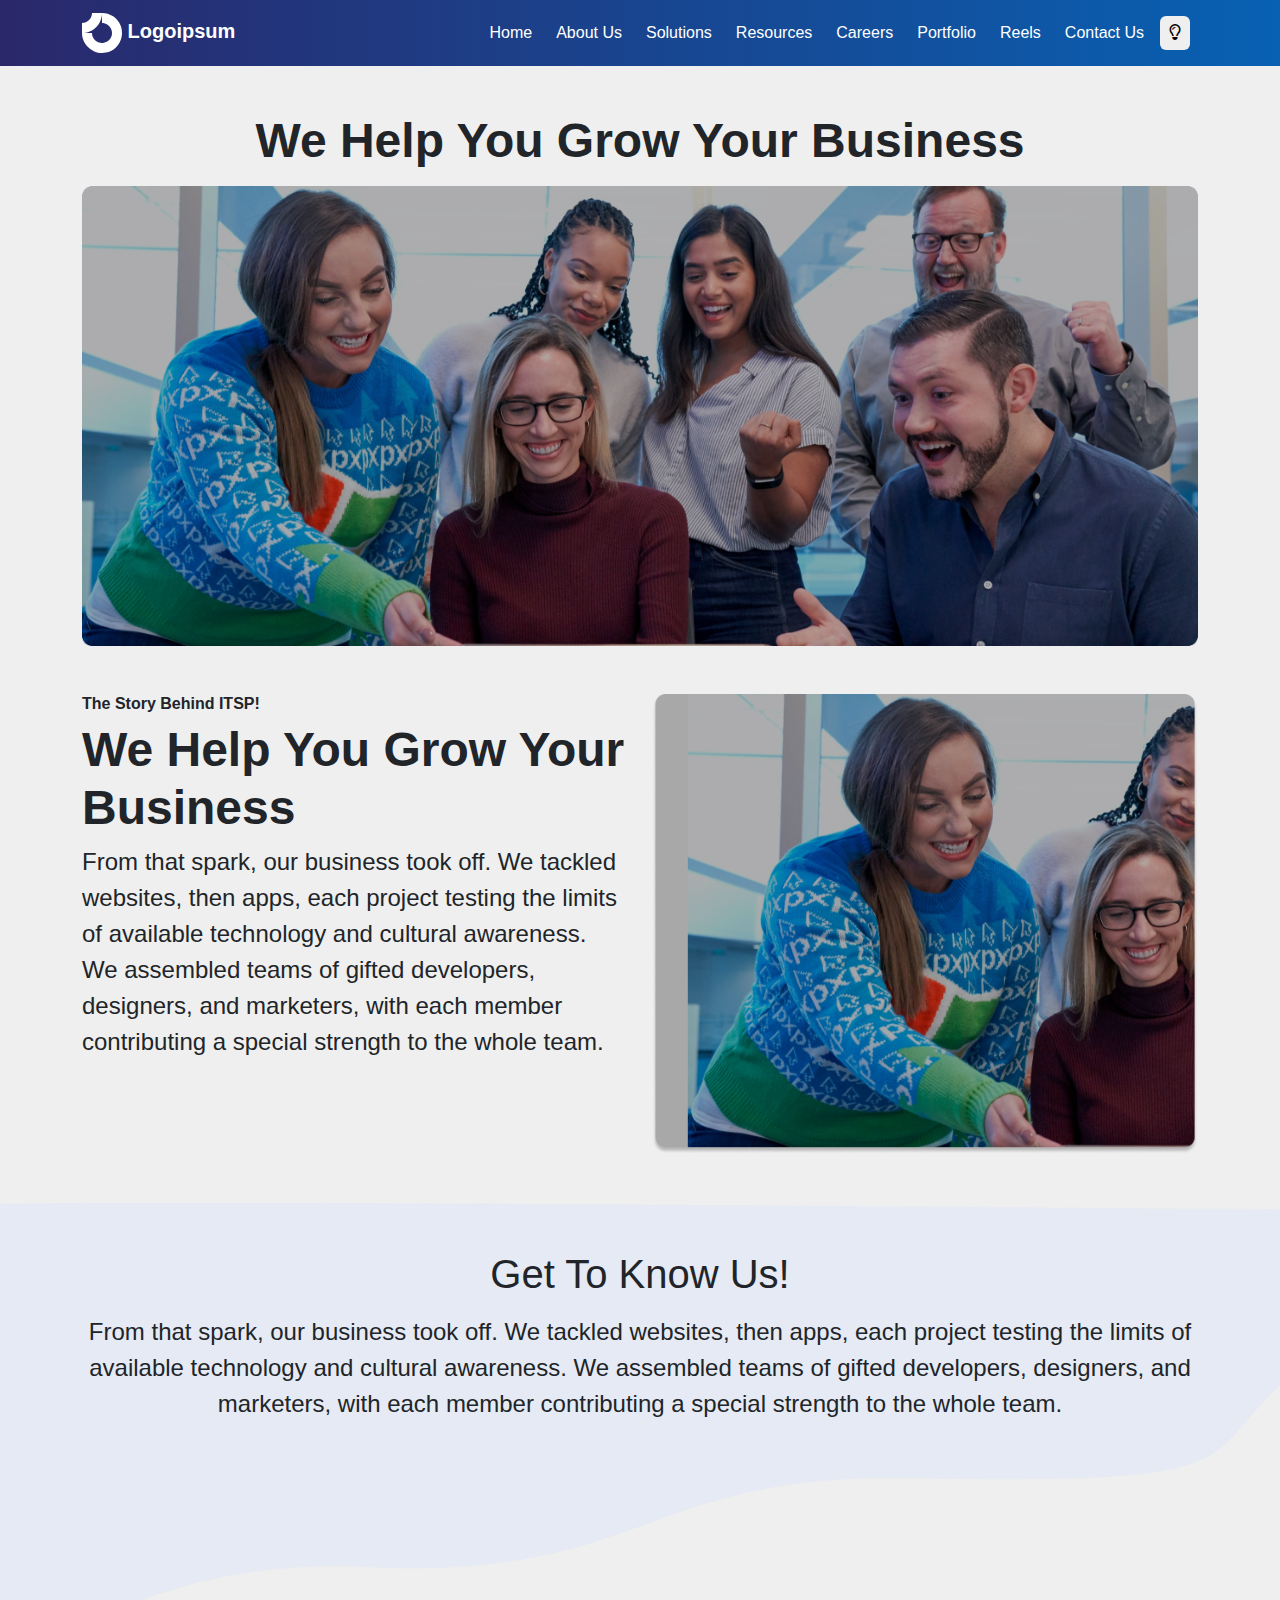
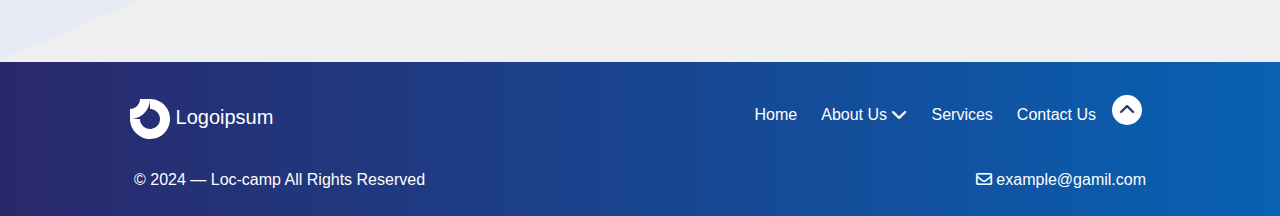
<file: aboutUs.html>
<!DOCTYPE html>
<html lang="en">
  <head>
    <meta charset="UTF-8" />
    <meta name="viewport" content="width=device-width, initial-scale=1.0" />
    <title>Loc-Camp</title>
    <!-- bootstrap 5.3.2 -->
    <link
      rel="stylesheet"
      href="./assests/vendors/bootstrap/css/bootstrap.min.css"
    />
    <!-- Font-awesome -->
    <link rel="stylesheet" href="./assests/vendors/font-awesome/all.min.css" />
    <!-- main css -->
    <link rel="stylesheet" href="./assests/css/main.css" />
    <link class="theme" rel="stylesheet" href="./assests/css/light.css" />
  </head>
  <body>
    <!-- ===== Navbar ===== -->
    <nav class="navbar navbar-expand-lg fixed-top px-lg-4 px-md-1 px-2">
      <div class="container">
        <a class="navbar-brand fw-bold" href="./index.html">
          <svg
            id="logo-86"
            width="40"
            height="40"
            viewBox="0 0 40 40"
            fill="none"
            xmlns="http://www.w3.org/2000/svg"
          >
            <path
              class="ccustom"
              fill-rule="evenodd"
              clip-rule="evenodd"
              d="M25.5557 11.6853C23.9112 10.5865 21.9778 10 20 10V0C23.9556 0 27.8224 1.17298 31.1114 3.37061C34.4004 5.56823 36.9638 8.69181 38.4776 12.3463C39.9913 16.0008 40.3874 20.0222 39.6157 23.9018C38.844 27.7814 36.9392 31.3451 34.1421 34.1421C31.3451 36.9392 27.7814 38.844 23.9018 39.6157C20.0222 40.3874 16.0008 39.9913 12.3463 38.4776C8.69181 36.9638 5.56823 34.4004 3.37061 31.1114C1.17298 27.8224 0 23.9556 0 20H10C10 21.9778 10.5865 23.9112 11.6853 25.5557C12.7841 27.2002 14.3459 28.4819 16.1732 29.2388C18.0004 29.9957 20.0111 30.1937 21.9509 29.8078C23.8907 29.422 25.6725 28.4696 27.0711 27.0711C28.4696 25.6725 29.422 23.8907 29.8078 21.9509C30.1937 20.0111 29.9957 18.0004 29.2388 16.1732C28.4819 14.3459 27.2002 12.7841 25.5557 11.6853Z"
              fill="#007DFC"
            ></path>
            <path
              class="ccustom"
              fill-rule="evenodd"
              clip-rule="evenodd"
              d="M10 5.16562e-07C10 1.31322 9.74135 2.61358 9.2388 3.82683C8.73625 5.04009 7.99966 6.14248 7.07107 7.07107C6.14249 7.99966 5.0401 8.73625 3.82684 9.2388C2.61358 9.74134 1.31322 10 5.4439e-06 10L5.00679e-06 20C2.62644 20 5.22716 19.4827 7.65368 18.4776C10.0802 17.4725 12.285 15.9993 14.1421 14.1421C15.9993 12.285 17.4725 10.0802 18.4776 7.65367C19.4827 5.22715 20 2.62643 20 -3.81469e-06L10 5.16562e-07Z"
              fill="#007DFC"
            ></path>
          </svg>

          Logoipsum
        </a>
        <button
          class="navbar-toggler"
          type="button"
          data-bs-toggle="collapse"
          data-bs-target="#navbarSupportedContent"
          aria-controls="navbarSupportedContent"
          aria-expanded="false"
          aria-label="Toggle navigation"
        >
          <span class="navbar-toggler-icon"></span>
        </button>
        <div class="collapse navbar-collapse" id="navbarSupportedContent">
          <ul class="navbar-nav ms-auto mb-2 mb-lg-0">
            <li class="nav-item me-2">
              <a
                class="nav-link px-lg-2 px-1"
                aria-current="page"
                href="./index.html"
                >Home</a
              >
            </li>
            <li class="nav-item me-2">
              <a
                class="nav-link px-lg-2 px-1"
                aria-current="page"
                href="./aboutUs.html"
                >About Us</a
              >
            </li>
            <li class="nav-item me-2">
              <a
                class="nav-link px-lg-2 px-1"
                aria-current="page"
                href="./category.html"
                >Solutions</a
              >
            </li>
            <li class="nav-item me-2">
              <a
                class="nav-link px-lg-2 px-1"
                aria-current="page"
                href="./category.html"
                >Resources</a
              >
            </li>
            <li class="nav-item me-2">
              <a
                class="nav-link px-lg-2 px-1"
                aria-current="page"
                href="./jobSearch.html"
                >Careers</a
              >
            </li>
            <li class="nav-item me-2">
              <a
                class="nav-link px-lg-2 px-1"
                aria-current="page"
                href="./portfolio.html"
                >Portfolio</a
              >
            </li>
            <li class="nav-item me-2">
              <a
                class="nav-link px-lg-2 px-1"
                aria-current="page"
                href="./reels.html"
                >Reels</a
              >
            </li>
            <li class="nav-item me-2">
              <a
                class="nav-link px-lg-2 px-1"
                aria-current="page"
                href="./contact-us.html"
                >Contact Us</a
              >
            </li>
            <li class="nav-item me-2 d-flex align-items-center">
              <button class="btn themeBtn light px-lg-2 px-1 py-1">
                <i class="fa-regular fa-lightbulb"></i>
              </button>
            </li>
          </ul>
        </div>
      </div>
    </nav>
    <!-- ===== End of Navbar ===== -->
    <!-- ===== Main ===== -->
    <main class="mt-5 pt-3">
      <section id="AboutUs" class="py-5">
        <div class="container">
          <h1 class="fw-semibold text-center mb-3 display-5">
            We Help You Grow Your Business
          </h1>
          <img
            class="img-fluid rounded-3 mb-5"
            src="./assests/images/AboutUs-hero.png"
            alt=""
          />
          <div class="row">
            <div class="col-md-6">
              <h6 class="fw-semibold">
                <span>The Story Behind ITSP!</span>
              </h6>
              <h2 class="fw-semibold display-5">
                We Help You Grow Your Business
              </h2>
              <p class="fs-4">
                From that spark, our business took off. We tackled websites,
                then apps, each project testing the limits of available
                technology and cultural awareness. We assembled teams of gifted
                developers, designers, and marketers, with each member
                contributing a special strength to the whole team.
              </p>
            </div>
            <div class="col-md-6">
              <img
                src="./assests/images/aboutUs2.png"
                alt=""
                class="img-fluid rounded-3"
              />
            </div>
          </div>
        </div>
      </section>
      <section
        id="moreAbout"
        class="py-5"
        style="
          background-image: url('assests/images/aboutUs3.png');
          background-size: 100% 100%;
          background-position: center center;
        "
      >
        <div class="container-fluid pb-5">
          <div class="container pb-5">
            <h2 class="fs-1 text-center mb-3"><span>Get To Know Us!</span></h2>
            <p class="pb-5 mb-5 text-center fs-4">
              From that spark, our business took off. We tackled websites, then
              apps, each project testing the limits of available technology and
              cultural awareness. We assembled teams of gifted developers,
              designers, and marketers, with each member contributing a special
              strength to the whole team.
            </p>
          </div>
        </div>
      </section>
    </main>
    <!-- ===== End Of Main ===== -->
    <!-- ===== Footer ===== -->
    <footer class="py-4">
      <div class="container px-lg-5 px-sm-2">
        <div class="navbar navbar-expand-md mb-3">
          <div class="container text-md-start text-center">
            <a class="navbar-brand col-md-3 col-12" href="#">
              <svg
                id="logo-86"
                width="40"
                height="40"
                viewBox="0 0 40 40"
                fill="none"
                xmlns="http://www.w3.org/2000/svg"
              >
                <path
                  class="ccustom"
                  fill-rule="evenodd"
                  clip-rule="evenodd"
                  d="M25.5557 11.6853C23.9112 10.5865 21.9778 10 20 10V0C23.9556 0 27.8224 1.17298 31.1114 3.37061C34.4004 5.56823 36.9638 8.69181 38.4776 12.3463C39.9913 16.0008 40.3874 20.0222 39.6157 23.9018C38.844 27.7814 36.9392 31.3451 34.1421 34.1421C31.3451 36.9392 27.7814 38.844 23.9018 39.6157C20.0222 40.3874 16.0008 39.9913 12.3463 38.4776C8.69181 36.9638 5.56823 34.4004 3.37061 31.1114C1.17298 27.8224 0 23.9556 0 20H10C10 21.9778 10.5865 23.9112 11.6853 25.5557C12.7841 27.2002 14.3459 28.4819 16.1732 29.2388C18.0004 29.9957 20.0111 30.1937 21.9509 29.8078C23.8907 29.422 25.6725 28.4696 27.0711 27.0711C28.4696 25.6725 29.422 23.8907 29.8078 21.9509C30.1937 20.0111 29.9957 18.0004 29.2388 16.1732C28.4819 14.3459 27.2002 12.7841 25.5557 11.6853Z"
                  fill="#007DFC"
                ></path>
                <path
                  class="ccustom"
                  fill-rule="evenodd"
                  clip-rule="evenodd"
                  d="M10 5.16562e-07C10 1.31322 9.74135 2.61358 9.2388 3.82683C8.73625 5.04009 7.99966 6.14248 7.07107 7.07107C6.14249 7.99966 5.0401 8.73625 3.82684 9.2388C2.61358 9.74134 1.31322 10 5.4439e-06 10L5.00679e-06 20C2.62644 20 5.22716 19.4827 7.65368 18.4776C10.0802 17.4725 12.285 15.9993 14.1421 14.1421C15.9993 12.285 17.4725 10.0802 18.4776 7.65367C19.4827 5.22715 20 2.62643 20 -3.81469e-06L10 5.16562e-07Z"
                  fill="#007DFC"
                ></path>
              </svg>

              Logoipsum
            </a>
            <div id="navbarSupportedContent" class="col-md col-12">
              <ul
                class="navbar-nav justify-content-md-end justify-content-center mb-2 mb-lg-0"
              >
                <li class="nav-item me-2 mb-2">
                  <a class="nav-link" aria-current="page" href="#">Home</a>
                </li>
                <li class="nav-item me-2 mb-2 dropdown">
                  <a
                    class="nav-link"
                    href="#"
                    role="button"
                    data-bs-toggle="dropdown"
                    aria-expanded="false"
                  >
                    About Us
                    <i class="fa-solid fa-chevron-down"></i>
                  </a>
                  <ul class="dropdown-menu">
                    <li><a class="dropdown-item" href="#">About Us 1</a></li>
                    <li><a class="dropdown-item" href="#">About Us 2</a></li>
                    <li><hr class="dropdown-divider" /></li>
                    <li>
                      <a class="dropdown-item" href="#">Something else here</a>
                    </li>
                  </ul>
                </li>
                <li class="nav-item me-2 mb-2">
                  <a class="nav-link" aria-current="page" href="#">Services</a>
                </li>
                <li class="nav-item me-2 mb-2">
                  <a
                    class="nav-link"
                    aria-current="page"
                    href="./contact-us.html"
                    >Contact Us</a
                  >
                </li>
                <li class="nav-item me-2 mb-2">
                  <a class="nav-link scroll-top" aria-current="page"
                    ><i class="fa-solid fa-chevron-up"></i
                  ></a>
                </li>
              </ul>
            </div>
          </div>
        </div>
        <div class="row px-3">
          <div
            class="col-md-6 col-12 order-sm-1 order-2 text-md-start text-center"
          >
            © 2024 — Loc-camp All Rights Reserved
          </div>
          <div
            class="col-md-6 col-12 order-sm-2 order-1 text-md-end text-center mb-sm-0 mb-3"
          >
            <i class="fa-regular fa-envelope"></i> example@gamil.com
          </div>
        </div>
      </div>
    </footer>
    <!-- ===== End Of Footer ===== -->
    <!-- Scripts -->
    <!-- bootstrap JS 5.3.2 -->
    <script src="./assests/vendors/bootstrap/js/bootstrap.bundle.min.js"></script>

    <!-- main JS -->
    <script src="./assests/js/main.js"></script>
  </body>
</html>
</file>
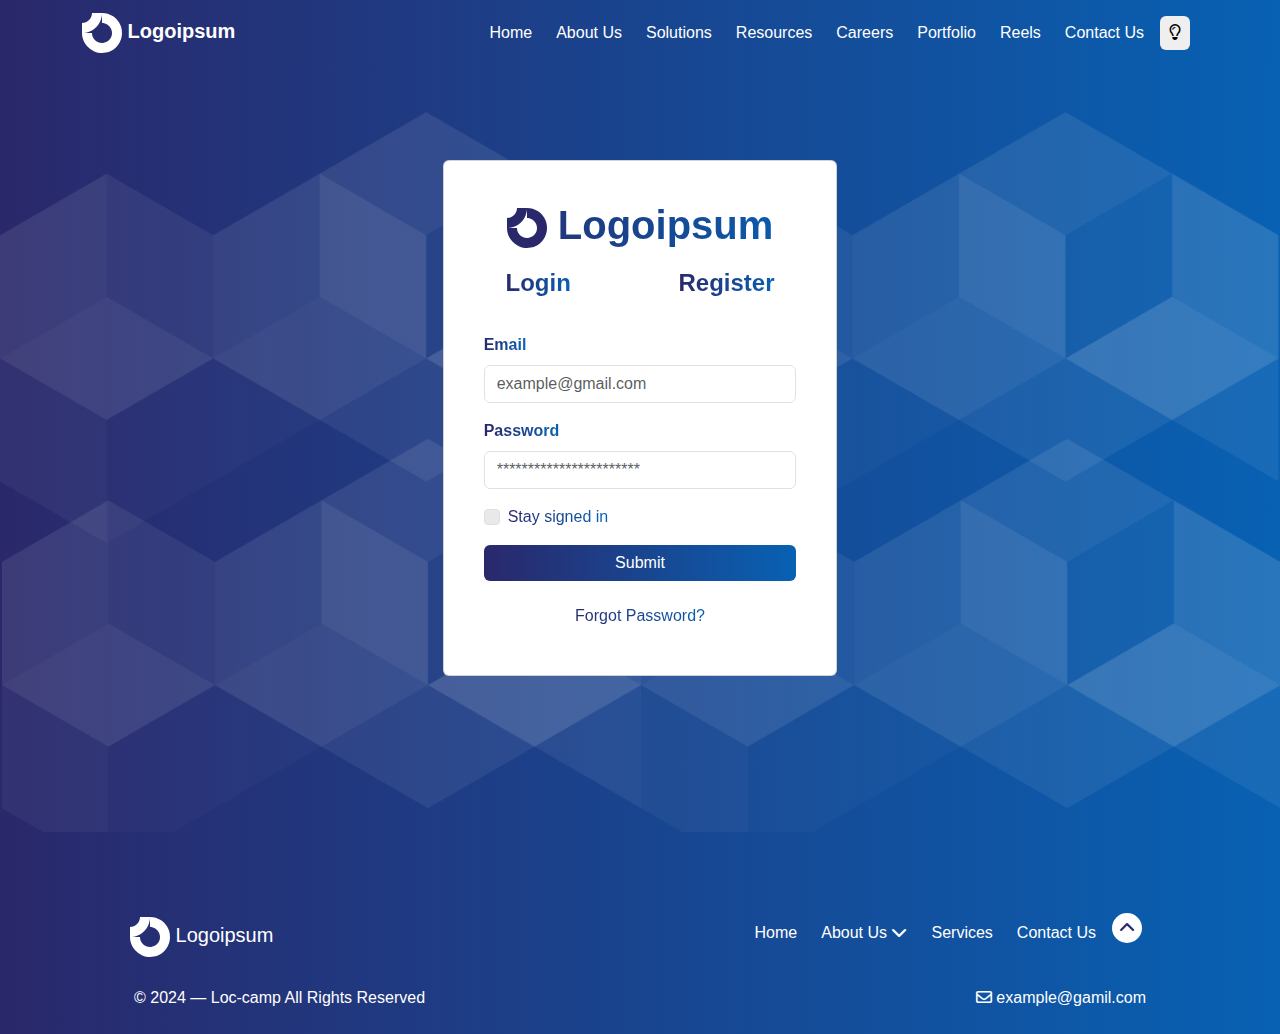
<file: access.html>
<!DOCTYPE html>
<html lang="en">
  <head>
    <meta charset="UTF-8" />
    <meta name="viewport" content="width=device-width, initial-scale=1.0" />
    <title>Loc-Camp</title>
    <!-- bootstrap 5.3.2 -->
    <link
      rel="stylesheet"
      href="./assests/vendors/bootstrap/css/bootstrap.min.css"
    />
    <!-- Font-awesome -->
    <link rel="stylesheet" href="./assests/vendors/font-awesome/all.min.css" />
    <!-- main css -->
    <link rel="stylesheet" href="./assests/css/main.css" />
    <link class="theme" rel="stylesheet" href="./assests/css/light.css" />
  </head>
  <body>
    <!-- ===== Navbar ===== -->
    <nav class="navbar navbar-expand-lg fixed-top px-lg-4 px-md-1 px-2">
      <div class="container">
        <a class="navbar-brand fw-bold" href="./index.html">
          <svg
            id="logo-86"
            width="40"
            height="40"
            viewBox="0 0 40 40"
            fill="none"
            xmlns="http://www.w3.org/2000/svg"
          >
            <path
              class="ccustom"
              fill-rule="evenodd"
              clip-rule="evenodd"
              d="M25.5557 11.6853C23.9112 10.5865 21.9778 10 20 10V0C23.9556 0 27.8224 1.17298 31.1114 3.37061C34.4004 5.56823 36.9638 8.69181 38.4776 12.3463C39.9913 16.0008 40.3874 20.0222 39.6157 23.9018C38.844 27.7814 36.9392 31.3451 34.1421 34.1421C31.3451 36.9392 27.7814 38.844 23.9018 39.6157C20.0222 40.3874 16.0008 39.9913 12.3463 38.4776C8.69181 36.9638 5.56823 34.4004 3.37061 31.1114C1.17298 27.8224 0 23.9556 0 20H10C10 21.9778 10.5865 23.9112 11.6853 25.5557C12.7841 27.2002 14.3459 28.4819 16.1732 29.2388C18.0004 29.9957 20.0111 30.1937 21.9509 29.8078C23.8907 29.422 25.6725 28.4696 27.0711 27.0711C28.4696 25.6725 29.422 23.8907 29.8078 21.9509C30.1937 20.0111 29.9957 18.0004 29.2388 16.1732C28.4819 14.3459 27.2002 12.7841 25.5557 11.6853Z"
              fill="#007DFC"
            ></path>
            <path
              class="ccustom"
              fill-rule="evenodd"
              clip-rule="evenodd"
              d="M10 5.16562e-07C10 1.31322 9.74135 2.61358 9.2388 3.82683C8.73625 5.04009 7.99966 6.14248 7.07107 7.07107C6.14249 7.99966 5.0401 8.73625 3.82684 9.2388C2.61358 9.74134 1.31322 10 5.4439e-06 10L5.00679e-06 20C2.62644 20 5.22716 19.4827 7.65368 18.4776C10.0802 17.4725 12.285 15.9993 14.1421 14.1421C15.9993 12.285 17.4725 10.0802 18.4776 7.65367C19.4827 5.22715 20 2.62643 20 -3.81469e-06L10 5.16562e-07Z"
              fill="#007DFC"
            ></path>
          </svg>

          Logoipsum
        </a>
        <button
          class="navbar-toggler"
          type="button"
          data-bs-toggle="collapse"
          data-bs-target="#navbarSupportedContent"
          aria-controls="navbarSupportedContent"
          aria-expanded="false"
          aria-label="Toggle navigation"
        >
          <span class="navbar-toggler-icon"></span>
        </button>
        <div class="collapse navbar-collapse" id="navbarSupportedContent">
          <ul class="navbar-nav ms-auto mb-2 mb-lg-0">
            <li class="nav-item me-2">
              <a
                class="nav-link px-lg-2 px-1"
                aria-current="page"
                href="./index.html"
                >Home</a
              >
            </li>
            <li class="nav-item me-2">
              <a
                class="nav-link px-lg-2 px-1"
                aria-current="page"
                href="./aboutUs.html"
                >About Us</a
              >
            </li>
            <li class="nav-item me-2">
              <a
                class="nav-link px-lg-2 px-1"
                aria-current="page"
                href="./category.html"
                >Solutions</a
              >
            </li>
            <li class="nav-item me-2">
              <a
                class="nav-link px-lg-2 px-1"
                aria-current="page"
                href="./category.html"
                >Resources</a
              >
            </li>
            <li class="nav-item me-2">
              <a
                class="nav-link px-lg-2 px-1"
                aria-current="page"
                href="./jobSearch.html"
                >Careers</a
              >
            </li>
            <li class="nav-item me-2">
              <a
                class="nav-link px-lg-2 px-1"
                aria-current="page"
                href="./portfolio.html"
                >Portfolio</a
              >
            </li>
            <li class="nav-item me-2">
              <a
                class="nav-link px-lg-2 px-1"
                aria-current="page"
                href="./reels.html"
                >Reels</a
              >
            </li>
            <li class="nav-item me-2">
              <a
                class="nav-link px-lg-2 px-1"
                aria-current="page"
                href="./contact-us.html"
                >Contact Us</a
              >
            </li>
            <li class="nav-item me-2 d-flex align-items-center">
              <button class="btn themeBtn light px-lg-2 px-1 py-1">
                <i class="fa-regular fa-lightbulb"></i>
              </button>
            </li>
          </ul>
        </div>
      </div>
    </nav>
    <!-- ===== End of Navbar ===== -->
    <!-- ===== Main ===== -->
    <main class="mt-5 pt-3">
      <section id="access" class="py-5">
        <div class="container-fluid py-5">
          <div class="container col-xl-4 col-md-6 col-sm-10">
            <div class="card">
              <div class="card-body">
                <h1 class="card-title fw-bold text-center mt-4">
                  <svg
                    id="logo-86"
                    width="40"
                    height="40"
                    viewBox="0 0 40 40"
                    fill="none"
                    xmlns="http://www.w3.org/2000/svg"
                  >
                    <path
                      class="ccustom"
                      fill-rule="evenodd"
                      clip-rule="evenodd"
                      d="M25.5557 11.6853C23.9112 10.5865 21.9778 10 20 10V0C23.9556 0 27.8224 1.17298 31.1114 3.37061C34.4004 5.56823 36.9638 8.69181 38.4776 12.3463C39.9913 16.0008 40.3874 20.0222 39.6157 23.9018C38.844 27.7814 36.9392 31.3451 34.1421 34.1421C31.3451 36.9392 27.7814 38.844 23.9018 39.6157C20.0222 40.3874 16.0008 39.9913 12.3463 38.4776C8.69181 36.9638 5.56823 34.4004 3.37061 31.1114C1.17298 27.8224 0 23.9556 0 20H10C10 21.9778 10.5865 23.9112 11.6853 25.5557C12.7841 27.2002 14.3459 28.4819 16.1732 29.2388C18.0004 29.9957 20.0111 30.1937 21.9509 29.8078C23.8907 29.422 25.6725 28.4696 27.0711 27.0711C28.4696 25.6725 29.422 23.8907 29.8078 21.9509C30.1937 20.0111 29.9957 18.0004 29.2388 16.1732C28.4819 14.3459 27.2002 12.7841 25.5557 11.6853Z"
                      fill="#007DFC"
                    ></path>
                    <path
                      class="ccustom"
                      fill-rule="evenodd"
                      clip-rule="evenodd"
                      d="M10 5.16562e-07C10 1.31322 9.74135 2.61358 9.2388 3.82683C8.73625 5.04009 7.99966 6.14248 7.07107 7.07107C6.14249 7.99966 5.0401 8.73625 3.82684 9.2388C2.61358 9.74134 1.31322 10 5.4439e-06 10L5.00679e-06 20C2.62644 20 5.22716 19.4827 7.65368 18.4776C10.0802 17.4725 12.285 15.9993 14.1421 14.1421C15.9993 12.285 17.4725 10.0802 18.4776 7.65367C19.4827 5.22715 20 2.62643 20 -3.81469e-06L10 5.16562e-07Z"
                      fill="#007DFC"
                    ></path>
                  </svg>
                  Logoipsum
                </h1>
                <div
                  class="nav nav-underline justify-content-around"
                  id="nav-tab"
                  role="tablist"
                >
                  <button
                    class="nav-link fw-semibold active"
                    id="nav-login-tab"
                    data-bs-toggle="tab"
                    data-bs-target="#nav-login"
                    type="button"
                    role="tab"
                    aria-controls="nav-login"
                    aria-selected="true"
                  >
                    login
                  </button>
                  <button
                    class="nav-link fw-semibold"
                    id="nav-register-tab"
                    data-bs-toggle="tab"
                    data-bs-target="#nav-register"
                    type="button"
                    role="tab"
                    aria-controls="nav-register"
                    aria-selected="false"
                  >
                    Register
                  </button>
                </div>

                <div class="tab-content" id="nav-tabContent">
                  <div
                    class="tab-pane fade show active p-sm-4"
                    id="nav-login"
                    role="tabpanel"
                    aria-labelledby="nav-home-tab"
                    tabindex="0"
                  >
                    <form method="post" action="">
                      <div class="mb-3">
                        <label for="loginEmail" class="fw-bold form-label"
                          >Email</label
                        >
                        <input
                          type="email"
                          name="email"
                          class="form-control"
                          id="loginEmail"
                          placeholder="example@gmail.com"
                        />
                      </div>
                      <div class="mb-3">
                        <label for="loginPassword" class="fw-bold form-label"
                          >Password</label
                        >
                        <input
                          type="password"
                          name="password"
                          class="form-control"
                          id="loginPassword"
                          placeholder="***********************"
                        />
                      </div>
                      <div class="mb-3 form-check">
                        <input
                          type="checkbox"
                          class="form-check-input"
                          id="exampleCheck1"
                        />
                        <label class="form-check-label" for="exampleCheck1"
                          >stay signed in</label
                        >
                      </div>
                      <div class="text-center">
                        <button
                          type="submit"
                          class="btn btn-primary col-12 mb-3"
                        >
                          Submit
                        </button>
                        <a href="#" class="btn">Forgot Password?</a>
                      </div>
                    </form>
                  </div>
                  <div
                    class="tab-pane fade"
                    id="nav-register"
                    role="tabpanel"
                    aria-labelledby="nav-register-tab"
                    tabindex="0"
                  >
                    <form method="post" action="" enctype="multipart/form-data">
                      <div class="mb-3">
                        <label for="registerName" class="form-label fw-bold"
                          >Full-Name</label
                        >
                        <input
                          type="text"
                          name="fullName"
                          class="form-control"
                          id="registerName"
                          placeholder="Zeyad Abdelazim Ali"
                        />
                      </div>
                      <div class="mb-3">
                        <label for="registerEmail" class="form-label fw-bold"
                          >Email</label
                        >
                        <input
                          type="email"
                          class="form-control"
                          id="registerEmail"
                          name="email"
                          placeholder="example@gmail.com"
                        />
                      </div>
                      <div class="mb-3">
                        <label for="registerPassword" class="form-label fw-bold"
                          >Password</label
                        >
                        <input
                          type="password"
                          class="form-control"
                          id="registerPassword"
                          name="password"
                          placeholder="****************"
                        />
                      </div>
                      <div class="mb-3">
                        <label
                          for="registerConfPassword"
                          class="form-label fw-bold"
                          >Confirmation password
                        </label>
                        <input
                          type="password"
                          class="form-control"
                          id="registerConfPassword"
                          name="confirmation_password"
                          placeholder="****************"
                        />
                      </div>
                      <div class="mb-3">
                        <label for="registerPhone" class="form-label fw-bold"
                          >Phone</label
                        >
                        <input
                          type="text"
                          name="phone"
                          class="form-control"
                          id="registerPhone"
                          placeholder="+201090000000"
                        />
                      </div>
                      <div class="mb-3">
                        <label for="registerCity" class="form-label fw-bold"
                          >City</label
                        >
                        <input
                          type="text"
                          name="city"
                          class="form-control"
                          id="registerCity"
                          placeholder="Giza"
                        />
                      </div>
                      <div class="mb-3">
                        <label for="registerCity" class="form-label fw-bold"
                          >Area</label
                        >
                        <input
                          type="text"
                          name="city"
                          class="form-control"
                          id="registerCity"
                          placeholder="Haram"
                        />
                      </div>
                      <div class="mb-3">
                        <label for="registerCity" class="form-label fw-bold"
                          >Birth Date</label
                        >
                        <div class="container-fluid">
                          <div class="row">
                            <div class="col-lg-4 mb-lg-0 mb-3 pe-lg-1 px-0">
                              <select
                                name="birthYear"
                                id="year"
                                class="form-select"
                              >
                                <option value="1990">1990</option>
                                <option value="1991">1991</option>
                                <option value="1992">1992</option>
                                <option value="1993">1993</option>
                                <option value="1994">1994</option>
                                <option value="1995">1995</option>
                                <option value="1996">1996</option>
                                <option value="1997">1997</option>
                                <option value="1998">1998</option>
                              </select>
                            </div>
                            <div class="col-lg-4 mb-lg-0 mb-3 px-lg-1 px-0">
                              <select
                                name="birthMonth"
                                id="month"
                                class="form-select"
                              >
                                <option value="jan">january</option>
                                <option value="feb">february</option>
                                <option value="march">March</option>
                                <option value="april">April</option>
                                <option value="may">may</option>
                                <option value="june">June</option>
                                <option value="july">July</option>
                                <option value="august">August</option>
                                <option value="september">September</option>
                              </select>
                            </div>
                            <div class="col-lg-4 ps-lg-1 px-0">
                              <select
                                name="birthDay"
                                id="day"
                                class="form-select"
                              >
                                <option value="01">01</option>
                                <option value="02">02</option>
                                <option value="03">03</option>
                                <option value="04">04</option>
                                <option value="05">05</option>
                                <option value="06">06</option>
                                <option value="07">07</option>
                                <option value="08">08</option>
                                <option value="09">09</option>
                              </select>
                            </div>
                          </div>
                        </div>
                      </div>
                      <div class="mb-3">
                        <label for="registerGender" class="form-label fw-bold"
                          >Gender</label
                        >
                        <select
                          name="gender"
                          id="registerGender"
                          class="form-select"
                        >
                          <option value="male">male</option>
                          <option value="female">female</option>
                        </select>
                      </div>
                      <div class="mb-3 form-check">
                        <input
                          type="checkbox"
                          class="form-check-input"
                          id="registerCheck"
                        />
                        <label class="form-check-label" for="registerCheck"
                          >I agree to the terms and conditions of the
                          website.</label
                        >
                      </div>
                      <button type="submit" class="btn btn-primary col-12">
                        Register
                      </button>
                    </form>
                  </div>
                </div>
              </div>
            </div>
          </div>
        </div>
      </section>
    </main>
    <!-- ===== End Of Main ===== -->
    <!-- ===== Footer ===== -->
    <footer class="py-4">
      <div class="container px-lg-5 px-sm-2">
        <div class="navbar navbar-expand-md mb-3">
          <div class="container text-md-start text-center">
            <a class="navbar-brand col-md-3 col-12" href="#">
              <svg
                id="logo-86"
                width="40"
                height="40"
                viewBox="0 0 40 40"
                fill="none"
                xmlns="http://www.w3.org/2000/svg"
              >
                <path
                  class="ccustom"
                  fill-rule="evenodd"
                  clip-rule="evenodd"
                  d="M25.5557 11.6853C23.9112 10.5865 21.9778 10 20 10V0C23.9556 0 27.8224 1.17298 31.1114 3.37061C34.4004 5.56823 36.9638 8.69181 38.4776 12.3463C39.9913 16.0008 40.3874 20.0222 39.6157 23.9018C38.844 27.7814 36.9392 31.3451 34.1421 34.1421C31.3451 36.9392 27.7814 38.844 23.9018 39.6157C20.0222 40.3874 16.0008 39.9913 12.3463 38.4776C8.69181 36.9638 5.56823 34.4004 3.37061 31.1114C1.17298 27.8224 0 23.9556 0 20H10C10 21.9778 10.5865 23.9112 11.6853 25.5557C12.7841 27.2002 14.3459 28.4819 16.1732 29.2388C18.0004 29.9957 20.0111 30.1937 21.9509 29.8078C23.8907 29.422 25.6725 28.4696 27.0711 27.0711C28.4696 25.6725 29.422 23.8907 29.8078 21.9509C30.1937 20.0111 29.9957 18.0004 29.2388 16.1732C28.4819 14.3459 27.2002 12.7841 25.5557 11.6853Z"
                  fill="#007DFC"
                ></path>
                <path
                  class="ccustom"
                  fill-rule="evenodd"
                  clip-rule="evenodd"
                  d="M10 5.16562e-07C10 1.31322 9.74135 2.61358 9.2388 3.82683C8.73625 5.04009 7.99966 6.14248 7.07107 7.07107C6.14249 7.99966 5.0401 8.73625 3.82684 9.2388C2.61358 9.74134 1.31322 10 5.4439e-06 10L5.00679e-06 20C2.62644 20 5.22716 19.4827 7.65368 18.4776C10.0802 17.4725 12.285 15.9993 14.1421 14.1421C15.9993 12.285 17.4725 10.0802 18.4776 7.65367C19.4827 5.22715 20 2.62643 20 -3.81469e-06L10 5.16562e-07Z"
                  fill="#007DFC"
                ></path>
              </svg>

              Logoipsum
            </a>
            <div id="navbarSupportedContent" class="col-md col-12">
              <ul
                class="navbar-nav justify-content-md-end justify-content-center mb-2 mb-lg-0"
              >
                <li class="nav-item me-2 mb-2">
                  <a class="nav-link" aria-current="page" href="#">Home</a>
                </li>
                <li class="nav-item me-2 mb-2 dropdown">
                  <a
                    class="nav-link"
                    href="#"
                    role="button"
                    data-bs-toggle="dropdown"
                    aria-expanded="false"
                  >
                    About Us
                    <i class="fa-solid fa-chevron-down"></i>
                  </a>
                  <ul class="dropdown-menu">
                    <li><a class="dropdown-item" href="#">About Us 1</a></li>
                    <li><a class="dropdown-item" href="#">About Us 2</a></li>
                    <li><hr class="dropdown-divider" /></li>
                    <li>
                      <a class="dropdown-item" href="#">Something else here</a>
                    </li>
                  </ul>
                </li>
                <li class="nav-item me-2 mb-2">
                  <a class="nav-link" aria-current="page" href="#">Services</a>
                </li>
                <li class="nav-item me-2 mb-2">
                  <a
                    class="nav-link"
                    aria-current="page"
                    href="./contact-us.html"
                    >Contact Us</a
                  >
                </li>
                <li class="nav-item me-2 mb-2">
                  <a class="nav-link scroll-top" aria-current="page"
                    ><i class="fa-solid fa-chevron-up"></i
                  ></a>
                </li>
              </ul>
            </div>
          </div>
        </div>
        <div class="row px-3">
          <div
            class="col-md-6 col-12 order-sm-1 order-2 text-md-start text-center"
          >
            © 2024 — Loc-camp All Rights Reserved
          </div>
          <div
            class="col-md-6 col-12 order-sm-2 order-1 text-md-end text-center mb-sm-0 mb-3"
          >
            <i class="fa-regular fa-envelope"></i> example@gamil.com
          </div>
        </div>
      </div>
    </footer>
    <!-- ===== End Of Footer ===== -->
    <!-- Scripts -->
    <!-- bootstrap JS 5.3.2 -->
    <script src="./assests/vendors/bootstrap/js/bootstrap.bundle.min.js"></script>
    <!-- main JS -->
    <script src="./assests/js/main.js"></script>
  </body>
</html>
</file>
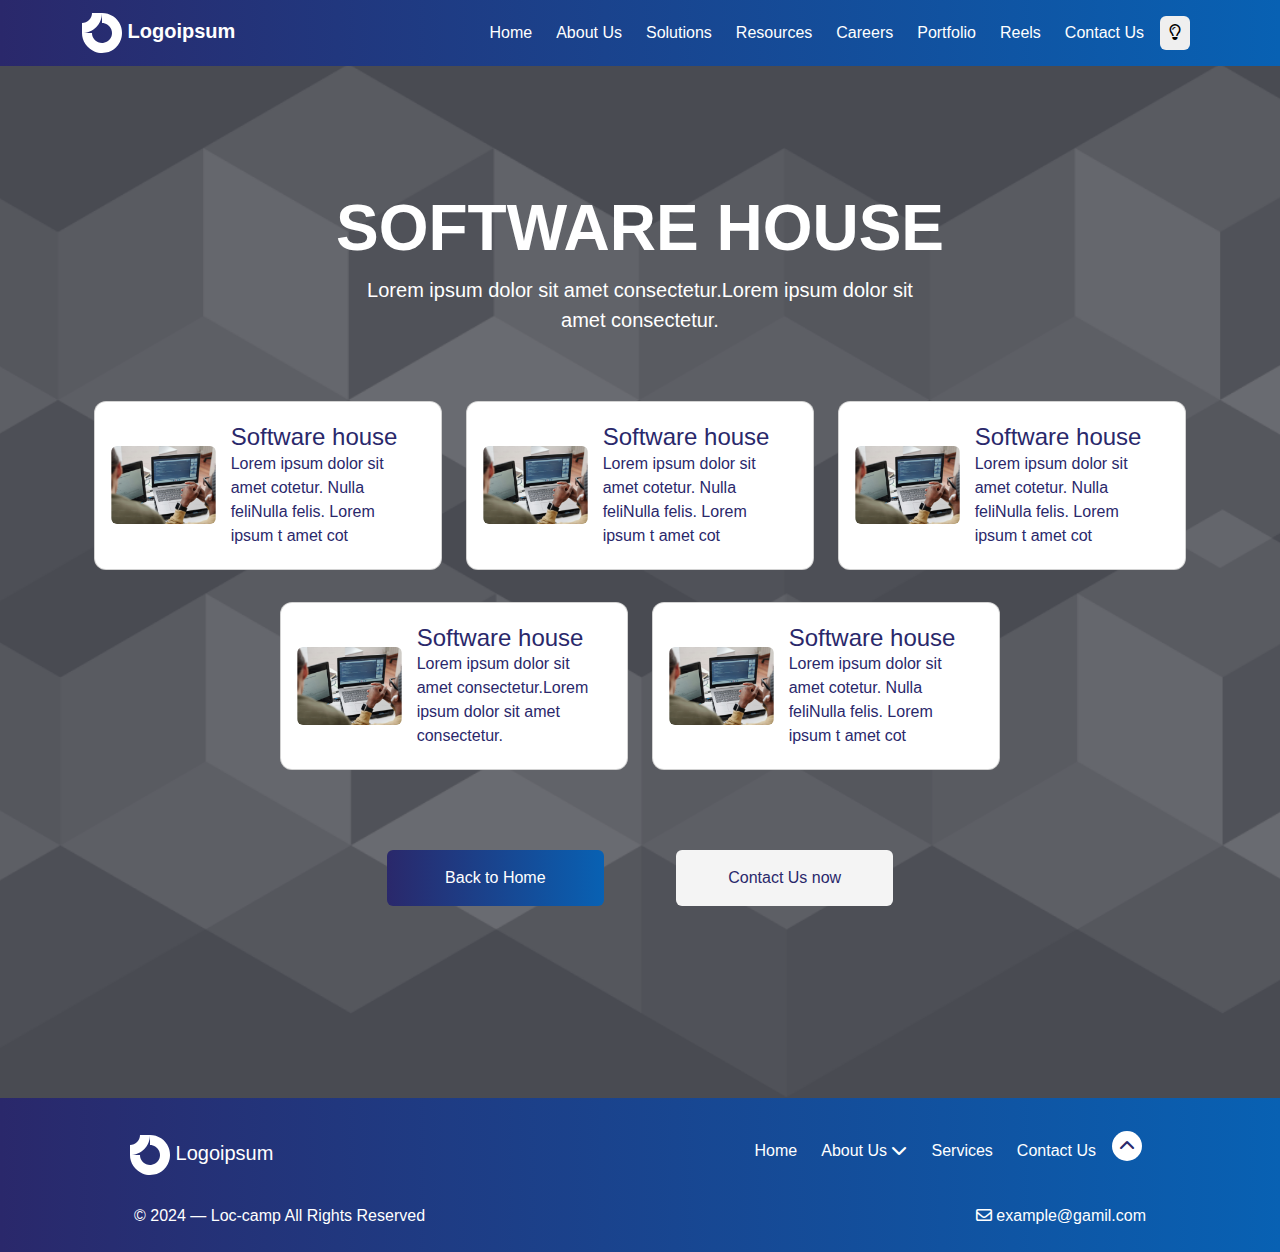
<file: category.html>
<!DOCTYPE html>
<html lang="en">
  <head>
    <meta charset="UTF-8" />
    <meta name="viewport" content="width=device-width, initial-scale=1.0" />
    <title>Loc-Camp</title>
    <!-- bootstrap 5.3.2 -->
    <link
      rel="stylesheet"
      href="./assests/vendors/bootstrap/css/bootstrap.min.css"
    />
    <!-- Font-awesome -->
    <link rel="stylesheet" href="./assests/vendors/font-awesome/all.min.css" />
    <!-- main css -->
    <link rel="stylesheet" href="./assests/css/main.css" />
    <link class="theme" rel="stylesheet" href="./assests/css/light.css" />
  </head>
  <body>
    <!-- ===== Navbar ===== -->
    <nav class="navbar navbar-expand-lg fixed-top px-lg-4 px-md-1 px-2">
      <div class="container">
        <a class="navbar-brand fw-bold" href="./index.html">
          <svg
            id="logo-86"
            width="40"
            height="40"
            viewBox="0 0 40 40"
            fill="none"
            xmlns="http://www.w3.org/2000/svg"
          >
            <path
              class="ccustom"
              fill-rule="evenodd"
              clip-rule="evenodd"
              d="M25.5557 11.6853C23.9112 10.5865 21.9778 10 20 10V0C23.9556 0 27.8224 1.17298 31.1114 3.37061C34.4004 5.56823 36.9638 8.69181 38.4776 12.3463C39.9913 16.0008 40.3874 20.0222 39.6157 23.9018C38.844 27.7814 36.9392 31.3451 34.1421 34.1421C31.3451 36.9392 27.7814 38.844 23.9018 39.6157C20.0222 40.3874 16.0008 39.9913 12.3463 38.4776C8.69181 36.9638 5.56823 34.4004 3.37061 31.1114C1.17298 27.8224 0 23.9556 0 20H10C10 21.9778 10.5865 23.9112 11.6853 25.5557C12.7841 27.2002 14.3459 28.4819 16.1732 29.2388C18.0004 29.9957 20.0111 30.1937 21.9509 29.8078C23.8907 29.422 25.6725 28.4696 27.0711 27.0711C28.4696 25.6725 29.422 23.8907 29.8078 21.9509C30.1937 20.0111 29.9957 18.0004 29.2388 16.1732C28.4819 14.3459 27.2002 12.7841 25.5557 11.6853Z"
              fill="#007DFC"
            ></path>
            <path
              class="ccustom"
              fill-rule="evenodd"
              clip-rule="evenodd"
              d="M10 5.16562e-07C10 1.31322 9.74135 2.61358 9.2388 3.82683C8.73625 5.04009 7.99966 6.14248 7.07107 7.07107C6.14249 7.99966 5.0401 8.73625 3.82684 9.2388C2.61358 9.74134 1.31322 10 5.4439e-06 10L5.00679e-06 20C2.62644 20 5.22716 19.4827 7.65368 18.4776C10.0802 17.4725 12.285 15.9993 14.1421 14.1421C15.9993 12.285 17.4725 10.0802 18.4776 7.65367C19.4827 5.22715 20 2.62643 20 -3.81469e-06L10 5.16562e-07Z"
              fill="#007DFC"
            ></path>
          </svg>

          Logoipsum
        </a>
        <button
          class="navbar-toggler"
          type="button"
          data-bs-toggle="collapse"
          data-bs-target="#navbarSupportedContent"
          aria-controls="navbarSupportedContent"
          aria-expanded="false"
          aria-label="Toggle navigation"
        >
          <span class="navbar-toggler-icon"></span>
        </button>
        <div class="collapse navbar-collapse" id="navbarSupportedContent">
          <ul class="navbar-nav ms-auto mb-2 mb-lg-0">
            <li class="nav-item me-2">
              <a
                class="nav-link px-lg-2 px-1"
                aria-current="page"
                href="./index.html"
                >Home</a
              >
            </li>
            <li class="nav-item me-2">
              <a
                class="nav-link px-lg-2 px-1"
                aria-current="page"
                href="./aboutUs.html"
                >About Us</a
              >
            </li>
            <li class="nav-item me-2">
              <a
                class="nav-link px-lg-2 px-1"
                aria-current="page"
                href="./category.html"
                >Solutions</a
              >
            </li>
            <li class="nav-item me-2">
              <a
                class="nav-link px-lg-2 px-1"
                aria-current="page"
                href="./category.html"
                >Resources</a
              >
            </li>
            <li class="nav-item me-2">
              <a
                class="nav-link px-lg-2 px-1"
                aria-current="page"
                href="./jobSearch.html"
                >Careers</a
              >
            </li>
            <li class="nav-item me-2">
              <a
                class="nav-link px-lg-2 px-1"
                aria-current="page"
                href="./portfolio.html"
                >Portfolio</a
              >
            </li>
            <li class="nav-item me-2">
              <a
                class="nav-link px-lg-2 px-1"
                aria-current="page"
                href="./reels.html"
                >Reels</a
              >
            </li>
            <li class="nav-item me-2">
              <a
                class="nav-link px-lg-2 px-1"
                aria-current="page"
                href="./contact-us.html"
                >Contact Us</a
              >
            </li>
            <li class="nav-item me-2 d-flex align-items-center">
              <button class="btn themeBtn light px-lg-2 px-1 py-1">
                <i class="fa-regular fa-lightbulb"></i>
              </button>
            </li>
          </ul>
        </div>
      </div>
    </nav>
    <!-- ===== End of Navbar ===== -->
    <main class="mt-5 pt-3">
      <section id="category" class="py-5">
        <div class="main py-5">
          <div class="container pb-5">
            <div
              class="row row1 justify-content-center col-lg-7 col-md-12 mx-auto"
            >
              <div class="content">
                <h2 class="fw-semibold text-center">SOFTWARE HOUSE</h2>
                <p class="mt-2 px-4 text-center">
                  Lorem ipsum dolor sit amet consectetur.Lorem ipsum dolor sit
                  amet consectetur.
                </p>
              </div>
            </div>

            <div class="broder-MYbtn row justify-content-center col-12 mx-auto">
              <!-- card -->
              <div class="col-lg-4 col-md-12 mb-md-3 mb-sm-2">
                <div class="card p-3 mb-3">
                  <div class="row g-0 align-items-center">
                    <div class="col-sm-4 text-center">
                      <img
                        src="assests/images/Sidebar-2.png"
                        class="img-fluid"
                        alt="..."
                      />
                    </div>
                    <div class="col-sm-8">
                      <div class="card-body">
                        <h4 class="card-title fw-medium m-0">software house</h4>
                        <p class="card-text">
                          Lorem ipsum dolor sit amet cotetur. Nulla feliNulla
                          felis. Lorem ipsum t amet cot
                        </p>
                      </div>
                    </div>
                  </div>
                </div>
              </div>
              <!-- endcard -->
              <div class="col-lg-4 col-md-12 mb-md-3 mb-sm-2">
                <div class="card p-3 mb-3">
                  <div class="row g-0 align-items-center">
                    <div class="col-sm-4 text-center">
                      <img
                        src="assests/images/Sidebar-2.png"
                        class="img-fluid"
                        alt="..."
                      />
                    </div>
                    <div class="col-sm-8">
                      <div class="card-body">
                        <h4 class="card-title fw-medium m-0">software house</h4>
                        <p class="card-text">
                          Lorem ipsum dolor sit amet cotetur. Nulla feliNulla
                          felis. Lorem ipsum t amet cot
                        </p>
                      </div>
                    </div>
                  </div>
                </div>
              </div>
              <div class="col-lg-4 col-md-12 mb-md-3 mb-sm-2">
                <div class="card p-3 mb-3">
                  <div class="row g-0 align-items-center">
                    <div class="col-sm-4 text-center">
                      <img
                        src="assests/images/Sidebar-2.png"
                        class="img-fluid"
                        alt="..."
                      />
                    </div>
                    <div class="col-sm-8">
                      <div class="card-body">
                        <h4 class="card-title fw-medium m-0">software house</h4>
                        <p class="card-text">
                          Lorem ipsum dolor sit amet cotetur. Nulla feliNulla
                          felis. Lorem ipsum t amet cot
                        </p>
                      </div>
                    </div>
                  </div>
                </div>
              </div>
              <div class="col-lg-4 col-md-12 mb-md-3 mb-sm-2">
                <div class="card p-3 mb-3">
                  <div class="row g-0 align-items-center">
                    <div class="col-sm-4 text-center">
                      <img
                        src="assests/images/Sidebar-2.png"
                        class="img-fluid"
                        alt="..."
                      />
                    </div>
                    <div class="col-sm-8">
                      <div class="card-body">
                        <h4 class="card-title fw-medium m-0">software house</h4>
                        <p class="card-text">
                          Lorem ipsum dolor sit amet consectetur.Lorem ipsum
                          dolor sit amet consectetur.
                        </p>
                      </div>
                    </div>
                  </div>
                </div>
              </div>
              <div class="col-lg-4 col-md-12 mb-md-3 mb-sm-2">
                <div class="card p-3 mb-3">
                  <div class="row g-0 align-items-center">
                    <div class="col-sm-4 text-center">
                      <img
                        src="assests/images/Sidebar-2.png"
                        class="img-fluid"
                        alt="..."
                      />
                    </div>
                    <div class="col-sm-8">
                      <div class="card-body">
                        <h4 class="card-title fw-medium m-0">software house</h4>
                        <p class="card-text">
                          Lorem ipsum dolor sit amet cotetur. Nulla feliNulla
                          felis. Lorem ipsum t amet cot
                        </p>
                      </div>
                    </div>
                  </div>
                </div>
              </div>
            </div>

            <div
              class="myBtnRow row col-lg-7 mx-auto justify-content-evenly my-5"
            >
              <a
                href="./index.html"
                class="btn col-lg-4 col-sm-8 col-11 py-3 my-lg-0 mb-4 btn1"
                >Back to Home</a
              >
              <a
                href="./contact-us.html"
                class="btn col-lg-4 col-sm-8 col-11 py-3 btn2"
                >Contact Us now</a
              >
            </div>
          </div>
        </div>
      </section>
    </main>
    <!-- ===== Footer ===== -->
    <footer class="py-4">
      <div class="container px-lg-5 px-sm-2">
        <div class="navbar navbar-expand-md mb-3">
          <div class="container text-md-start text-center">
            <a class="navbar-brand col-md-3 col-12" href="#">
              <svg
                id="logo-86"
                width="40"
                height="40"
                viewBox="0 0 40 40"
                fill="none"
                xmlns="http://www.w3.org/2000/svg"
              >
                <path
                  class="ccustom"
                  fill-rule="evenodd"
                  clip-rule="evenodd"
                  d="M25.5557 11.6853C23.9112 10.5865 21.9778 10 20 10V0C23.9556 0 27.8224 1.17298 31.1114 3.37061C34.4004 5.56823 36.9638 8.69181 38.4776 12.3463C39.9913 16.0008 40.3874 20.0222 39.6157 23.9018C38.844 27.7814 36.9392 31.3451 34.1421 34.1421C31.3451 36.9392 27.7814 38.844 23.9018 39.6157C20.0222 40.3874 16.0008 39.9913 12.3463 38.4776C8.69181 36.9638 5.56823 34.4004 3.37061 31.1114C1.17298 27.8224 0 23.9556 0 20H10C10 21.9778 10.5865 23.9112 11.6853 25.5557C12.7841 27.2002 14.3459 28.4819 16.1732 29.2388C18.0004 29.9957 20.0111 30.1937 21.9509 29.8078C23.8907 29.422 25.6725 28.4696 27.0711 27.0711C28.4696 25.6725 29.422 23.8907 29.8078 21.9509C30.1937 20.0111 29.9957 18.0004 29.2388 16.1732C28.4819 14.3459 27.2002 12.7841 25.5557 11.6853Z"
                  fill="#007DFC"
                ></path>
                <path
                  class="ccustom"
                  fill-rule="evenodd"
                  clip-rule="evenodd"
                  d="M10 5.16562e-07C10 1.31322 9.74135 2.61358 9.2388 3.82683C8.73625 5.04009 7.99966 6.14248 7.07107 7.07107C6.14249 7.99966 5.0401 8.73625 3.82684 9.2388C2.61358 9.74134 1.31322 10 5.4439e-06 10L5.00679e-06 20C2.62644 20 5.22716 19.4827 7.65368 18.4776C10.0802 17.4725 12.285 15.9993 14.1421 14.1421C15.9993 12.285 17.4725 10.0802 18.4776 7.65367C19.4827 5.22715 20 2.62643 20 -3.81469e-06L10 5.16562e-07Z"
                  fill="#007DFC"
                ></path>
              </svg>

              Logoipsum
            </a>
            <div id="navbarSupportedContent" class="col-md col-12">
              <ul
                class="navbar-nav justify-content-md-end justify-content-center mb-2 mb-lg-0"
              >
                <li class="nav-item me-2 mb-2">
                  <a class="nav-link" aria-current="page" href="#">Home</a>
                </li>
                <li class="nav-item me-2 mb-2 dropdown">
                  <a
                    class="nav-link"
                    href="#"
                    role="button"
                    data-bs-toggle="dropdown"
                    aria-expanded="false"
                  >
                    About Us
                    <i class="fa-solid fa-chevron-down"></i>
                  </a>
                  <ul class="dropdown-menu">
                    <li><a class="dropdown-item" href="#">About Us 1</a></li>
                    <li><a class="dropdown-item" href="#">About Us 2</a></li>
                    <li><hr class="dropdown-divider" /></li>
                    <li>
                      <a class="dropdown-item" href="#">Something else here</a>
                    </li>
                  </ul>
                </li>
                <li class="nav-item me-2 mb-2">
                  <a class="nav-link" aria-current="page" href="#">Services</a>
                </li>
                <li class="nav-item me-2 mb-2">
                  <a
                    class="nav-link"
                    aria-current="page"
                    href="./contact-us.html"
                    >Contact Us</a
                  >
                </li>
                <li class="nav-item me-2 mb-2">
                  <a class="nav-link scroll-top" aria-current="page"
                    ><i class="fa-solid fa-chevron-up"></i
                  ></a>
                </li>
              </ul>
            </div>
          </div>
        </div>
        <div class="row px-3">
          <div
            class="col-md-6 col-12 order-sm-1 order-2 text-md-start text-center"
          >
            © 2024 — Loc-camp All Rights Reserved
          </div>
          <div
            class="col-md-6 col-12 order-sm-2 order-1 text-md-end text-center mb-sm-0 mb-3"
          >
            <i class="fa-regular fa-envelope"></i> example@gamil.com
          </div>
        </div>
      </div>
    </footer>
    <!-- ===== End of Footer ===== -->
    <!-- Scripts -->
    <!-- bootstrap JS 5.3.2 -->
    <script src="./assests/vendors/bootstrap/js/bootstrap.bundle.min.js"></script>
    <!-- main JS -->
    <script src="./assests/js/main.js"></script>
  </body>
</html>
</file>
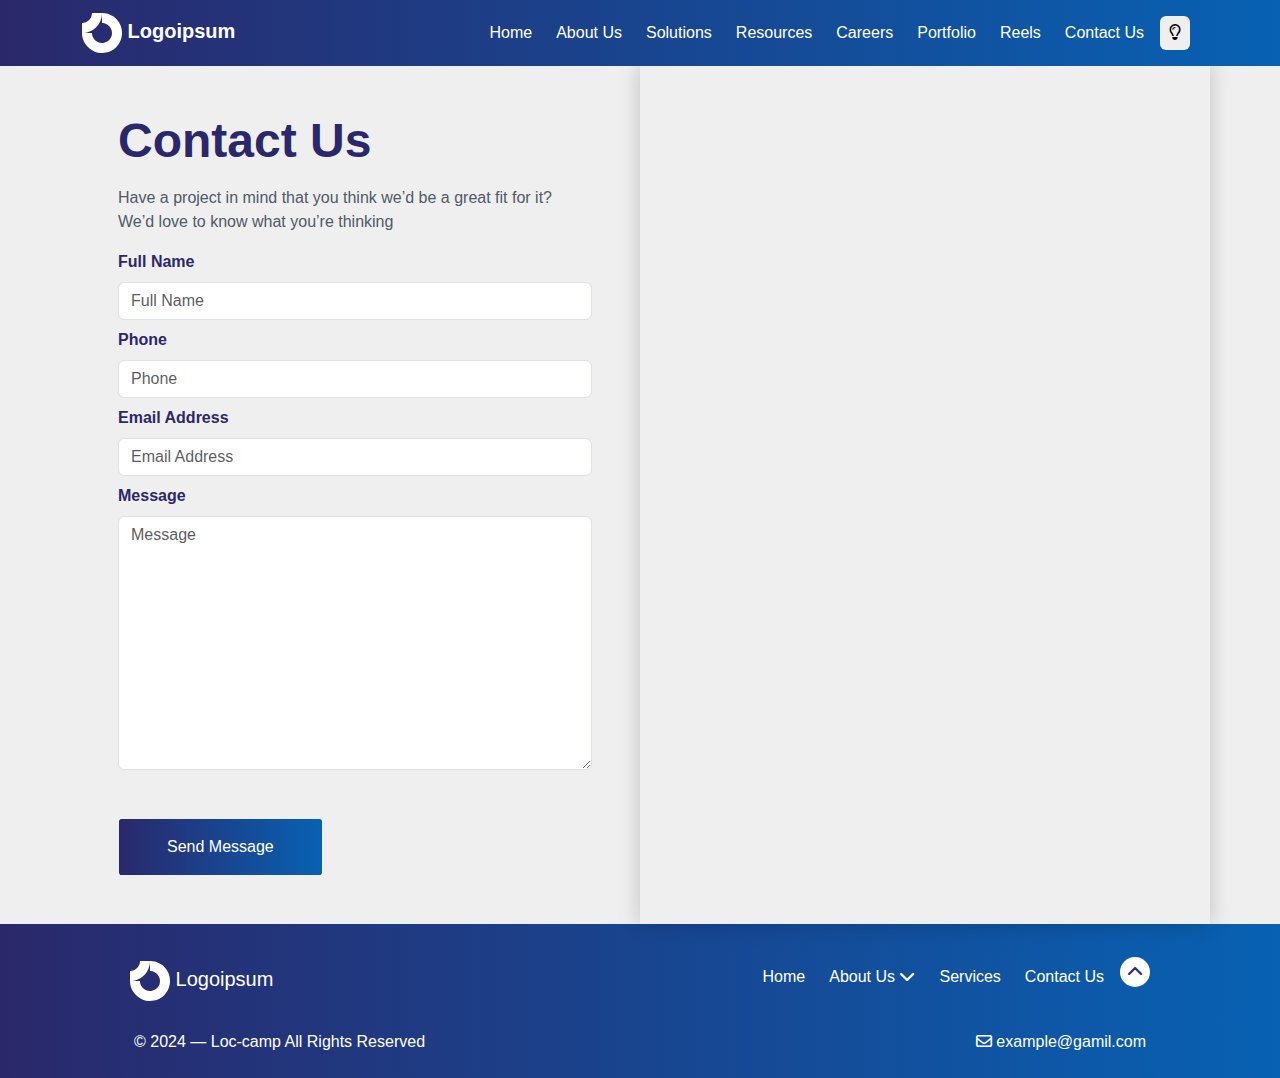
<file: contact-us.html>
<!DOCTYPE html>
<html lang="en">
  <head>
    <meta charset="UTF-8" />
    <meta name="viewport" content="width=device-width, initial-scale=1.0" />
    <title>Loc-Camp</title>
    <!-- bootstrap 5.3.2 -->
    <link
      rel="stylesheet"
      href="./assests/vendors/bootstrap/css/bootstrap.min.css"
    />
    <!-- Font-awesome -->
    <link rel="stylesheet" href="./assests/vendors/font-awesome/all.min.css" />
    <!-- main css -->
    <link rel="stylesheet" href="./assests/css/main.css" />
    <link class="theme" rel="stylesheet" href="./assests/css/light.css" />
  </head>
  <body>
    <!-- ===== Navbar ===== -->
    <nav class="navbar navbar-expand-lg fixed-top px-lg-4 px-md-1 px-2">
      <div class="container">
        <a class="navbar-brand fw-bold" href="./index.html">
          <svg
            id="logo-86"
            width="40"
            height="40"
            viewBox="0 0 40 40"
            fill="none"
            xmlns="http://www.w3.org/2000/svg"
          >
            <path
              class="ccustom"
              fill-rule="evenodd"
              clip-rule="evenodd"
              d="M25.5557 11.6853C23.9112 10.5865 21.9778 10 20 10V0C23.9556 0 27.8224 1.17298 31.1114 3.37061C34.4004 5.56823 36.9638 8.69181 38.4776 12.3463C39.9913 16.0008 40.3874 20.0222 39.6157 23.9018C38.844 27.7814 36.9392 31.3451 34.1421 34.1421C31.3451 36.9392 27.7814 38.844 23.9018 39.6157C20.0222 40.3874 16.0008 39.9913 12.3463 38.4776C8.69181 36.9638 5.56823 34.4004 3.37061 31.1114C1.17298 27.8224 0 23.9556 0 20H10C10 21.9778 10.5865 23.9112 11.6853 25.5557C12.7841 27.2002 14.3459 28.4819 16.1732 29.2388C18.0004 29.9957 20.0111 30.1937 21.9509 29.8078C23.8907 29.422 25.6725 28.4696 27.0711 27.0711C28.4696 25.6725 29.422 23.8907 29.8078 21.9509C30.1937 20.0111 29.9957 18.0004 29.2388 16.1732C28.4819 14.3459 27.2002 12.7841 25.5557 11.6853Z"
              fill="#007DFC"
            ></path>
            <path
              class="ccustom"
              fill-rule="evenodd"
              clip-rule="evenodd"
              d="M10 5.16562e-07C10 1.31322 9.74135 2.61358 9.2388 3.82683C8.73625 5.04009 7.99966 6.14248 7.07107 7.07107C6.14249 7.99966 5.0401 8.73625 3.82684 9.2388C2.61358 9.74134 1.31322 10 5.4439e-06 10L5.00679e-06 20C2.62644 20 5.22716 19.4827 7.65368 18.4776C10.0802 17.4725 12.285 15.9993 14.1421 14.1421C15.9993 12.285 17.4725 10.0802 18.4776 7.65367C19.4827 5.22715 20 2.62643 20 -3.81469e-06L10 5.16562e-07Z"
              fill="#007DFC"
            ></path>
          </svg>

          Logoipsum
        </a>
        <button
          class="navbar-toggler"
          type="button"
          data-bs-toggle="collapse"
          data-bs-target="#navbarSupportedContent"
          aria-controls="navbarSupportedContent"
          aria-expanded="false"
          aria-label="Toggle navigation"
        >
          <span class="navbar-toggler-icon"></span>
        </button>
        <div class="collapse navbar-collapse" id="navbarSupportedContent">
          <ul class="navbar-nav ms-auto mb-2 mb-lg-0">
            <li class="nav-item me-2">
              <a
                class="nav-link px-lg-2 px-1"
                aria-current="page"
                href="./index.html"
                >Home</a
              >
            </li>
            <li class="nav-item me-2">
              <a
                class="nav-link px-lg-2 px-1"
                aria-current="page"
                href="./aboutUs.html"
                >About Us</a
              >
            </li>
            <li class="nav-item me-2">
              <a
                class="nav-link px-lg-2 px-1"
                aria-current="page"
                href="./category.html"
                >Solutions</a
              >
            </li>
            <li class="nav-item me-2">
              <a
                class="nav-link px-lg-2 px-1"
                aria-current="page"
                href="./category.html"
                >Resources</a
              >
            </li>
            <li class="nav-item me-2">
              <a
                class="nav-link px-lg-2 px-1"
                aria-current="page"
                href="./jobSearch.html"
                >Careers</a
              >
            </li>
            <li class="nav-item me-2">
              <a
                class="nav-link px-lg-2 px-1"
                aria-current="page"
                href="./portfolio.html"
                >Portfolio</a
              >
            </li>
            <li class="nav-item me-2">
              <a
                class="nav-link px-lg-2 px-1"
                aria-current="page"
                href="./reels.html"
                >Reels</a
              >
            </li>
            <li class="nav-item me-2">
              <a
                class="nav-link px-lg-2 px-1"
                aria-current="page"
                href="./contact-us.html"
                >Contact Us</a
              >
            </li>
            <li class="nav-item me-2 d-flex align-items-center">
              <button class="btn themeBtn light px-lg-2 px-1 py-1">
                <i class="fa-regular fa-lightbulb"></i>
              </button>
            </li>
          </ul>
        </div>
      </div>
    </nav>
    <!-- ===== End of Navbar ===== -->
    <!-- ===== main ===== -->
    <main class="mt-5 pt-3">
      <!-- contact us -->
      <section id="contact-us">
        <div class="container">
          <div class="row">
            <div class="col-lg-6 px-sm-5 py-5">
              <h4 class="mb-3 fw-bold">Contact Us</h4>
              <p>
                Have a project in mind that you think we’d be a great fit for
                it? We’d love to know what you’re thinking
              </p>
              <form action="">
                <div class="form-group mb-2">
                  <label for="name" class="form-label fw-bold">Full Name</label>
                  <input
                    type="text"
                    id="name"
                    name="name"
                    class="form-control"
                    placeholder="Full Name"
                  />
                </div>
                <div class="form-group mb-2">
                  <label for="phone" class="form-label fw-bold">Phone</label>
                  <input
                    type="text"
                    id="phone"
                    name="phone"
                    class="form-control"
                    placeholder="Phone"
                  />
                </div>
                <div class="form-group mb-2">
                  <label for="email" class="form-label fw-bold"
                    >Email Address</label
                  >
                  <input
                    type="email"
                    id="email"
                    name="email"
                    class="form-control"
                    placeholder="Email Address"
                  />
                </div>
                <div class="form-group mb-2">
                  <label for="message" class="form-label fw-bold"
                    >Message</label
                  >
                  <textarea
                    name="message"
                    id="message"
                    cols="30"
                    rows="10"
                    class="form-control"
                    placeholder="Message"
                  ></textarea>
                </div>
                <div class="form-group mt-sm-5 mt-4">
                  <button class="btn px-5 py-3">Send Message</button>
                </div>
              </form>
            </div>
            <div class="col-lg-6 px-0 frame">
              <iframe
                src="https://www.google.com/maps/embed?pb=!1m14!1m12!1m3!1d215.9893052371092!2d31.152153591619044!3d29.98434731990307!2m3!1f0!2f0!3f0!3m2!1i1024!2i768!4f13.1!5e0!3m2!1sen!2seg!4v1707302162765!5m2!1sen!2seg"
                style="border: 0"
                allowfullscreen=""
                loading="lazy"
                referrerpolicy="no-referrer-when-downgrade"
              ></iframe>
            </div>
          </div>
        </div>
      </section>
    </main>
    <div class="thank-message hidden">
      <div class="show row align-items-center justify-content-center">
        <div class="col-lg-8">
          <div class="container">
            <div class="row p-sm-5 px-3 py-4">
              <div
                class="col-sm-10 order-sm-1 order-2 text-sm-start text-center"
              >
                <h3 class="mb-3">Thank you for your trust</h3>
                <p class="mb-5">we will contact you soon</p>
                <div
                  class="row justify-content-sm-around justify-content-center"
                >
                  <a
                    href="index.html"
                    class="btn col-sm-5 order-sm-1 order-2 col-8"
                    >Back to Home</a
                  >
                  <button
                    class="btn close col-sm-5 col-8 order-sm-2 order-1 mb-sm-0 mb-3"
                  >
                    Contact Us again
                  </button>
                </div>
              </div>
              <div
                class="col-sm-2 d-flex align-items-center justify-content-center order-sm-2 order-1 mb-sm-0 mb-4"
              >
                <i class="fa-regular fa-handshake"></i>
              </div>
            </div>
          </div>
        </div>
      </div>
    </div>
    <!-- ===== End of main ===== -->
    <!-- ===== Footer ===== -->
    <footer class="py-4">
      <div class="container px-lg-5 px-sm-2">
        <div class="navbar navbar-expand-md mb-3">
          <div class="container text-md-start text-center">
            <a class="navbar-brand col-md-3 col-12" href="#">
              <svg
                id="logo-86"
                width="40"
                height="40"
                viewBox="0 0 40 40"
                fill="none"
                xmlns="http://www.w3.org/2000/svg"
              >
                <path
                  class="ccustom"
                  fill-rule="evenodd"
                  clip-rule="evenodd"
                  d="M25.5557 11.6853C23.9112 10.5865 21.9778 10 20 10V0C23.9556 0 27.8224 1.17298 31.1114 3.37061C34.4004 5.56823 36.9638 8.69181 38.4776 12.3463C39.9913 16.0008 40.3874 20.0222 39.6157 23.9018C38.844 27.7814 36.9392 31.3451 34.1421 34.1421C31.3451 36.9392 27.7814 38.844 23.9018 39.6157C20.0222 40.3874 16.0008 39.9913 12.3463 38.4776C8.69181 36.9638 5.56823 34.4004 3.37061 31.1114C1.17298 27.8224 0 23.9556 0 20H10C10 21.9778 10.5865 23.9112 11.6853 25.5557C12.7841 27.2002 14.3459 28.4819 16.1732 29.2388C18.0004 29.9957 20.0111 30.1937 21.9509 29.8078C23.8907 29.422 25.6725 28.4696 27.0711 27.0711C28.4696 25.6725 29.422 23.8907 29.8078 21.9509C30.1937 20.0111 29.9957 18.0004 29.2388 16.1732C28.4819 14.3459 27.2002 12.7841 25.5557 11.6853Z"
                  fill="#007DFC"
                ></path>
                <path
                  class="ccustom"
                  fill-rule="evenodd"
                  clip-rule="evenodd"
                  d="M10 5.16562e-07C10 1.31322 9.74135 2.61358 9.2388 3.82683C8.73625 5.04009 7.99966 6.14248 7.07107 7.07107C6.14249 7.99966 5.0401 8.73625 3.82684 9.2388C2.61358 9.74134 1.31322 10 5.4439e-06 10L5.00679e-06 20C2.62644 20 5.22716 19.4827 7.65368 18.4776C10.0802 17.4725 12.285 15.9993 14.1421 14.1421C15.9993 12.285 17.4725 10.0802 18.4776 7.65367C19.4827 5.22715 20 2.62643 20 -3.81469e-06L10 5.16562e-07Z"
                  fill="#007DFC"
                ></path>
              </svg>

              Logoipsum
            </a>
            <div id="navbarSupportedContent" class="col-md col-12">
              <ul
                class="navbar-nav justify-content-md-end justify-content-center mb-2 mb-lg-0"
              >
                <li class="nav-item me-2 mb-2">
                  <a class="nav-link" aria-current="page" href="#">Home</a>
                </li>
                <li class="nav-item me-2 mb-2 dropdown">
                  <a
                    class="nav-link"
                    href="#"
                    role="button"
                    data-bs-toggle="dropdown"
                    aria-expanded="false"
                  >
                    About Us
                    <i class="fa-solid fa-chevron-down"></i>
                  </a>
                  <ul class="dropdown-menu">
                    <li><a class="dropdown-item" href="#">About Us 1</a></li>
                    <li><a class="dropdown-item" href="#">About Us 2</a></li>
                    <li><hr class="dropdown-divider" /></li>
                    <li>
                      <a class="dropdown-item" href="#">Something else here</a>
                    </li>
                  </ul>
                </li>
                <li class="nav-item me-2 mb-2">
                  <a class="nav-link" aria-current="page" href="#">Services</a>
                </li>
                <li class="nav-item me-2 mb-2">
                  <a
                    class="nav-link"
                    aria-current="page"
                    href="./contact-us.html"
                    >Contact Us</a
                  >
                </li>
                <li class="nav-item mb-2">
                  <a class="nav-link scroll-top" aria-current="page"
                    ><i class="fa-solid fa-chevron-up"></i
                  ></a>
                </li>
              </ul>
            </div>
          </div>
        </div>
        <div class="row px-3">
          <div
            class="col-md-6 col-12 order-sm-1 order-2 text-md-start text-center"
          >
            © 2024 — Loc-camp All Rights Reserved
          </div>
          <div
            class="col-md-6 col-12 order-sm-2 order-1 text-md-end text-center mb-sm-0 mb-3"
          >
            <i class="fa-regular fa-envelope"></i> example@gamil.com
          </div>
        </div>
      </div>
    </footer>
    <!-- ===== End Of Footer ===== -->
    <!-- Scripts -->
    <!-- bootstrap JS 5.3.2 -->
    <script src="./assests/vendors/bootstrap/js/bootstrap.bundle.min.js"></script>
    <!-- ===================
      #  Injected in this page
        =================== -->
    <script>
      let thankMessage = document.querySelector(".thank-message");
      let closeBtn = document.querySelector(".close");
      let form = document.querySelector("form");

      form.addEventListener("submit", (e) => {
        e.preventDefault();
        thankMessage.classList.remove("hidden");
      });
      closeBtn.addEventListener("click", () => {
        thankMessage.classList.add("hidden");
      });
    </script>
    <!-- ===================
      #  End of injection
        =================== -->
    <!-- main JS -->
    <script src="./assests/js/main.js"></script>
  </body>
</html>
</file>
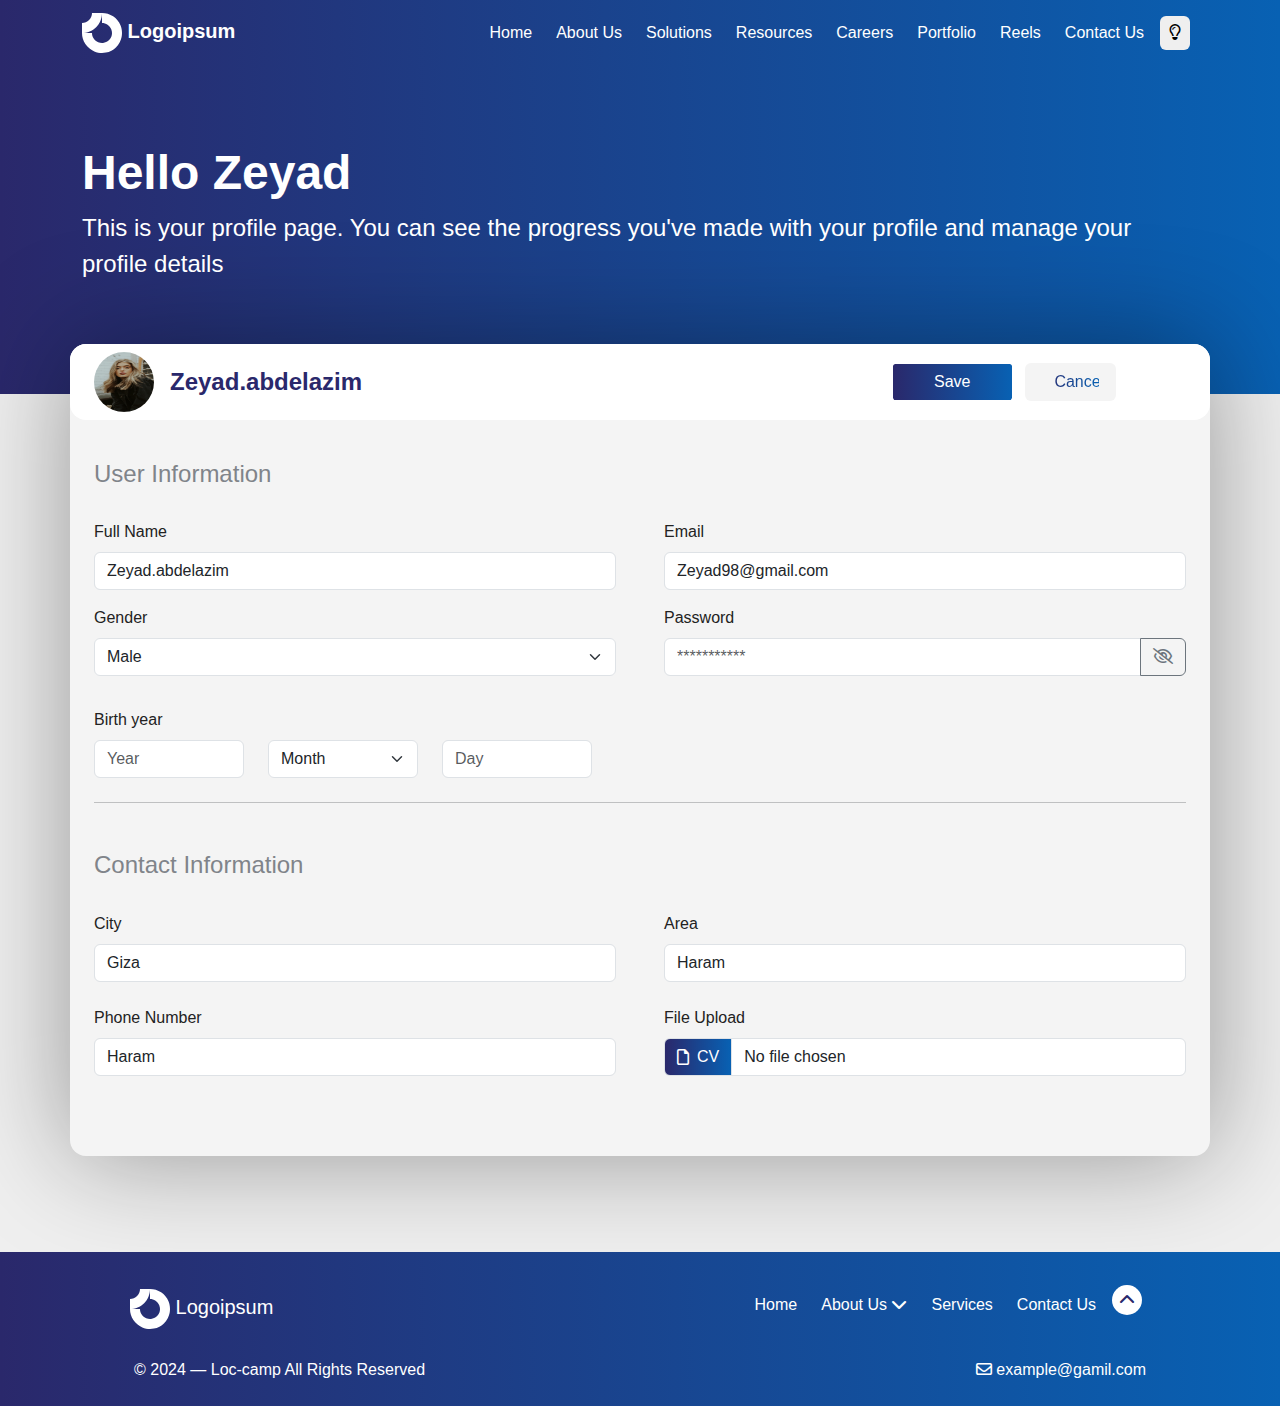
<file: edit-profile.html>
<!DOCTYPE html>
<html lang="en">
  <head>
    <meta charset="UTF-8" />
    <meta name="viewport" content="width=device-width, initial-scale=1.0" />
    <title>Loc-Camp</title>
    <!-- bootstrap 5.3.2 -->
    <link
      rel="stylesheet"
      href="./assests/vendors/bootstrap/css/bootstrap.min.css"
    />
    <!-- Font-awesome -->
    <link rel="stylesheet" href="./assests/vendors/font-awesome/all.min.css" />
    <!-- main css -->
    <link rel="stylesheet" href="./assests/css/main.css" />
    <link class="theme" rel="stylesheet" href="./assests/css/light.css" />
  </head>

  <body>
    <!-- ===== Navbar ===== -->
    <nav class="navbar navbar-expand-lg fixed-top px-lg-4 px-md-1 px-2">
      <div class="container">
        <a class="navbar-brand fw-bold" href="./index.html">
          <svg
            id="logo-86"
            width="40"
            height="40"
            viewBox="0 0 40 40"
            fill="none"
            xmlns="http://www.w3.org/2000/svg"
          >
            <path
              class="ccustom"
              fill-rule="evenodd"
              clip-rule="evenodd"
              d="M25.5557 11.6853C23.9112 10.5865 21.9778 10 20 10V0C23.9556 0 27.8224 1.17298 31.1114 3.37061C34.4004 5.56823 36.9638 8.69181 38.4776 12.3463C39.9913 16.0008 40.3874 20.0222 39.6157 23.9018C38.844 27.7814 36.9392 31.3451 34.1421 34.1421C31.3451 36.9392 27.7814 38.844 23.9018 39.6157C20.0222 40.3874 16.0008 39.9913 12.3463 38.4776C8.69181 36.9638 5.56823 34.4004 3.37061 31.1114C1.17298 27.8224 0 23.9556 0 20H10C10 21.9778 10.5865 23.9112 11.6853 25.5557C12.7841 27.2002 14.3459 28.4819 16.1732 29.2388C18.0004 29.9957 20.0111 30.1937 21.9509 29.8078C23.8907 29.422 25.6725 28.4696 27.0711 27.0711C28.4696 25.6725 29.422 23.8907 29.8078 21.9509C30.1937 20.0111 29.9957 18.0004 29.2388 16.1732C28.4819 14.3459 27.2002 12.7841 25.5557 11.6853Z"
              fill="#007DFC"
            ></path>
            <path
              class="ccustom"
              fill-rule="evenodd"
              clip-rule="evenodd"
              d="M10 5.16562e-07C10 1.31322 9.74135 2.61358 9.2388 3.82683C8.73625 5.04009 7.99966 6.14248 7.07107 7.07107C6.14249 7.99966 5.0401 8.73625 3.82684 9.2388C2.61358 9.74134 1.31322 10 5.4439e-06 10L5.00679e-06 20C2.62644 20 5.22716 19.4827 7.65368 18.4776C10.0802 17.4725 12.285 15.9993 14.1421 14.1421C15.9993 12.285 17.4725 10.0802 18.4776 7.65367C19.4827 5.22715 20 2.62643 20 -3.81469e-06L10 5.16562e-07Z"
              fill="#007DFC"
            ></path>
          </svg>

          Logoipsum
        </a>
        <button
          class="navbar-toggler"
          type="button"
          data-bs-toggle="collapse"
          data-bs-target="#navbarSupportedContent"
          aria-controls="navbarSupportedContent"
          aria-expanded="false"
          aria-label="Toggle navigation"
        >
          <span class="navbar-toggler-icon"></span>
        </button>
        <div class="collapse navbar-collapse" id="navbarSupportedContent">
          <ul class="navbar-nav ms-auto mb-2 mb-lg-0">
            <li class="nav-item me-2">
              <a
                class="nav-link px-lg-2 px-1"
                aria-current="page"
                href="./index.html"
                >Home</a
              >
            </li>
            <li class="nav-item me-2">
              <a
                class="nav-link px-lg-2 px-1"
                aria-current="page"
                href="./aboutUs.html"
                >About Us</a
              >
            </li>
            <li class="nav-item me-2">
              <a
                class="nav-link px-lg-2 px-1"
                aria-current="page"
                href="./category.html"
                >Solutions</a
              >
            </li>
            <li class="nav-item me-2">
              <a
                class="nav-link px-lg-2 px-1"
                aria-current="page"
                href="./category.html"
                >Resources</a
              >
            </li>
            <li class="nav-item me-2">
              <a
                class="nav-link px-lg-2 px-1"
                aria-current="page"
                href="./jobSearch.html"
                >Careers</a
              >
            </li>
            <li class="nav-item me-2">
              <a
                class="nav-link px-lg-2 px-1"
                aria-current="page"
                href="./portfolio.html"
                >Portfolio</a
              >
            </li>
            <li class="nav-item me-2">
              <a
                class="nav-link px-lg-2 px-1"
                aria-current="page"
                href="./reels.html"
                >Reels</a
              >
            </li>
            <li class="nav-item me-2">
              <a
                class="nav-link px-lg-2 px-1"
                aria-current="page"
                href="./contact-us.html"
                >Contact Us</a
              >
            </li>
            <li class="nav-item me-2 d-flex align-items-center">
              <button class="btn themeBtn light px-lg-2 px-1 py-1">
                <i class="fa-regular fa-lightbulb"></i>
              </button>
            </li>
          </ul>
        </div>
      </div>
    </nav>
    <!-- ===== End of Navbar ===== -->
    <!-- main -->
    <main class="my-5">
      <section id="profile" class="py-5">
        <div class="main py-5">
          <div class="container">
            <div class="row">
              <h1 class="display-5 fw-semibold">Hello Zeyad</h1>
              <p class="fs-4">
                This is your profile page. You can see the progress you've made
                with your profile and manage your profile details
              </p>
            </div>
          </div>
        </div>
      </section>
      <section id="user-profile" class="px-sm-0 px-2 pb-5">
        <div class="container">
          <div class="row container-form pb-5 rounded-4">
            <form class="pb-3 px-0" action="" method="post">
              <div
                class="navbar rounded-4 justify-content-center align-items-center col-12 px-md-4 px-2"
              >
                <div class="col-lg-8 col-md-7 col-12">
                  <a
                    class="nav-link nav-profile d-flex align-items-center pe-0"
                    href="#"
                  >
                    <img
                      src="assests/images/photo.png"
                      alt="Profile"
                      class="rounded-circle"
                      width="60"
                      height="60"
                    />
                    <span class="ps-3 user-name fs-4 fw-semibold"
                      >Zeyad.abdelazim
                    </span>
                  </a>
                </div>
                <div
                  class="col-lg-4 col-md-5 col-12 upd-pro text-center mb-sm-0 mb-2"
                >
                  <button type="submit" class="btn col-4 me-2">Save</button>
                  <a
                    href="./profile.html"
                    class="btn col-md-3 col-4 text-reset px-3"
                    ><div class="container">Cancel</div></a
                  >
                </div>
              </div>
              <!-- ueser Information -->
              <div class="main-user-input col-12 px-4 mt-3">
                <h4 class="py-4">User Information</h4>
                <div class="row gx-5 gy-3">
                  <div class="col-md-6">
                    <label for="editName" class="form-label">Full Name</label>
                    <input
                      type="text"
                      value="Zeyad.abdelazim"
                      id="editName"
                      name="name"
                      class="form-control"
                    />
                  </div>
                  <div class="col-md-6">
                    <label for="editEmail" class="form-label">Email</label>
                    <input
                      type="email"
                      class="form-control"
                      id="editEmail"
                      name="email"
                      value="Zeyad98@gmail.com"
                    />
                  </div>
                  <div class="col-md-6">
                    <label for="editState" class="form-label">Gender</label>
                    <select id="editState" name="gender" class="form-select">
                      <option selected>Male</option>
                      <option>Female</option>
                    </select>
                  </div>
                  <div class="col-md-6">
                    <label for="editPassword" class="form-label"
                      >Password</label
                    >
                    <div class="input-group mb-3">
                      <input
                        type="password"
                        placeholder="***********"
                        class="form-control"
                        id="editPassword"
                        name="password"
                      />
                      <!-- show only in edit page -->
                      <button
                        class="btn btn-outline-secondary"
                        id="button-addon2"
                      >
                        <i class="fa-regular fa-eye-slash"></i>
                      </button>
                    </div>
                  </div>
                  <div class="col-lg-6 col-md-8">
                    <label class="form-label">Birth year</label>
                    <div class="col-12 row">
                      <div class="col-sm-4 mb-sm-0 mb-3">
                        <input
                          class="form-control"
                          type="text"
                          name="year"
                          placeholder="Year"
                        />
                      </div>
                      <div class="col-sm-4 mb-sm-0 mb-3">
                        <select name="month" class="form-select">
                          <option disabled selected>Month</option>
                          <option value="January">January</option>
                          <option value="February">February</option>
                          <option value="March">March</option>
                          <option value="April">April</option>
                          <option value="May">May</option>
                          <option value="June">June</option>
                          <option value="July">July</option>
                          <option value="August">August</option>
                          <option value="September">September</option>
                          <option value="October">October</option>
                          <option value="November">November</option>
                          <option value="December">December</option>
                        </select>
                      </div>
                      <div class="col-sm-4 mb-sm-0 mb-3">
                        <input
                          type="text"
                          placeholder="Day"
                          name="day"
                          class="form-control"
                        />
                      </div>
                    </div>
                  </div>
                </div>
              </div>
              <!-- end user Information -->
              <div class="col-12 px-4 my-4">
                <hr />
              </div>
              <!--Contact Information  -->
              <div class="main-user-input col-12 px-4">
                <h4 class="py-4">Contact Information</h4>
                <div class="row gx-5 gy-4">
                  <div class="col-md-6">
                    <label for="editCity" class="form-label">City</label>
                    <input
                      type="text"
                      value="Giza"
                      id="editCity"
                      name="city"
                      class="form-control"
                    />
                  </div>
                  <div class="col-md-6">
                    <label for="editArea" class="form-label">Area</label>
                    <input
                      type="text"
                      value="Haram"
                      class="form-control"
                      id="editArea"
                    />
                  </div>
                  <div class="col-md-6">
                    <label for="editNumber" class="form-label"
                      >Phone Number</label
                    >
                    <input
                      type="text"
                      value="Haram"
                      class="form-control"
                      id="editNumber"
                    />
                  </div>
                  <div class="col-md-6">
                    <label for="formFile" class="form-label">File Upload</label>
                    <div class="input-group mb-3">
                      <label class="input-group-text cl-2" for="formFile"
                        ><i class="fa-regular fa-file pe-2"></i> CV</label
                      >
                      <input
                        type="file"
                        class="form-control cl"
                        id="formFile"
                        name="file"
                      />
                    </div>
                  </div>
                </div>
              </div>
              <!--end Contact Information  -->
            </form>
          </div>
        </div>
      </section>
    </main>
    <!-- end main -->
    <!-- ===== Footer ===== -->
    <footer class="py-4">
      <div class="container px-lg-5 px-sm-2">
        <div class="navbar navbar-expand-md mb-3">
          <div class="container text-md-start text-center">
            <a class="navbar-brand col-md-3 col-12" href="#">
              <svg
                id="logo-86"
                width="40"
                height="40"
                viewBox="0 0 40 40"
                fill="none"
                xmlns="http://www.w3.org/2000/svg"
              >
                <path
                  class="ccustom"
                  fill-rule="evenodd"
                  clip-rule="evenodd"
                  d="M25.5557 11.6853C23.9112 10.5865 21.9778 10 20 10V0C23.9556 0 27.8224 1.17298 31.1114 3.37061C34.4004 5.56823 36.9638 8.69181 38.4776 12.3463C39.9913 16.0008 40.3874 20.0222 39.6157 23.9018C38.844 27.7814 36.9392 31.3451 34.1421 34.1421C31.3451 36.9392 27.7814 38.844 23.9018 39.6157C20.0222 40.3874 16.0008 39.9913 12.3463 38.4776C8.69181 36.9638 5.56823 34.4004 3.37061 31.1114C1.17298 27.8224 0 23.9556 0 20H10C10 21.9778 10.5865 23.9112 11.6853 25.5557C12.7841 27.2002 14.3459 28.4819 16.1732 29.2388C18.0004 29.9957 20.0111 30.1937 21.9509 29.8078C23.8907 29.422 25.6725 28.4696 27.0711 27.0711C28.4696 25.6725 29.422 23.8907 29.8078 21.9509C30.1937 20.0111 29.9957 18.0004 29.2388 16.1732C28.4819 14.3459 27.2002 12.7841 25.5557 11.6853Z"
                  fill="#007DFC"
                ></path>
                <path
                  class="ccustom"
                  fill-rule="evenodd"
                  clip-rule="evenodd"
                  d="M10 5.16562e-07C10 1.31322 9.74135 2.61358 9.2388 3.82683C8.73625 5.04009 7.99966 6.14248 7.07107 7.07107C6.14249 7.99966 5.0401 8.73625 3.82684 9.2388C2.61358 9.74134 1.31322 10 5.4439e-06 10L5.00679e-06 20C2.62644 20 5.22716 19.4827 7.65368 18.4776C10.0802 17.4725 12.285 15.9993 14.1421 14.1421C15.9993 12.285 17.4725 10.0802 18.4776 7.65367C19.4827 5.22715 20 2.62643 20 -3.81469e-06L10 5.16562e-07Z"
                  fill="#007DFC"
                ></path>
              </svg>

              Logoipsum
            </a>
            <div id="navbarSupportedContent" class="col-md col-12">
              <ul
                class="navbar-nav justify-content-md-end justify-content-center mb-2 mb-lg-0"
              >
                <li class="nav-item me-2 mb-2">
                  <a class="nav-link" aria-current="page" href="#">Home</a>
                </li>
                <li class="nav-item me-2 mb-2 dropdown">
                  <a
                    class="nav-link"
                    href="#"
                    role="button"
                    data-bs-toggle="dropdown"
                    aria-expanded="false"
                  >
                    About Us
                    <i class="fa-solid fa-chevron-down"></i>
                  </a>
                  <ul class="dropdown-menu">
                    <li><a class="dropdown-item" href="#">About Us 1</a></li>
                    <li><a class="dropdown-item" href="#">About Us 2</a></li>
                    <li>
                      <hr class="dropdown-divider" />
                    </li>
                    <li>
                      <a class="dropdown-item" href="#">Something else here</a>
                    </li>
                  </ul>
                </li>
                <li class="nav-item me-2 mb-2">
                  <a class="nav-link" aria-current="page" href="#">Services</a>
                </li>
                <li class="nav-item me-2 mb-2">
                  <a
                    class="nav-link"
                    aria-current="page"
                    href="./contact-us.html"
                    >Contact Us</a
                  >
                </li>
                <li class="nav-item me-2 mb-2">
                  <a class="nav-link scroll-top" aria-current="page"
                    ><i class="fa-solid fa-chevron-up"></i
                  ></a>
                </li>
              </ul>
            </div>
          </div>
        </div>
        <div class="row px-3">
          <div
            class="col-md-6 col-12 order-sm-1 order-2 text-md-start text-center"
          >
            © 2024 — Loc-camp All Rights Reserved
          </div>
          <div
            class="col-md-6 col-12 order-sm-2 order-1 text-md-end text-center mb-sm-0 mb-3"
          >
            <i class="fa-regular fa-envelope"></i> example@gamil.com
          </div>
        </div>
      </div>
    </footer>
    <!-- ===== End of Footer ===== -->
    <!-- Scripts -->
    <!-- bootstrap JS 5.3.2 -->
    <script src="./assests/vendors/bootstrap/js/bootstrap.bundle.min.js"></script>
    <!-- main JS -->
    <script src="./assests/js/main.js"></script>
  </body>
</html>
</file>
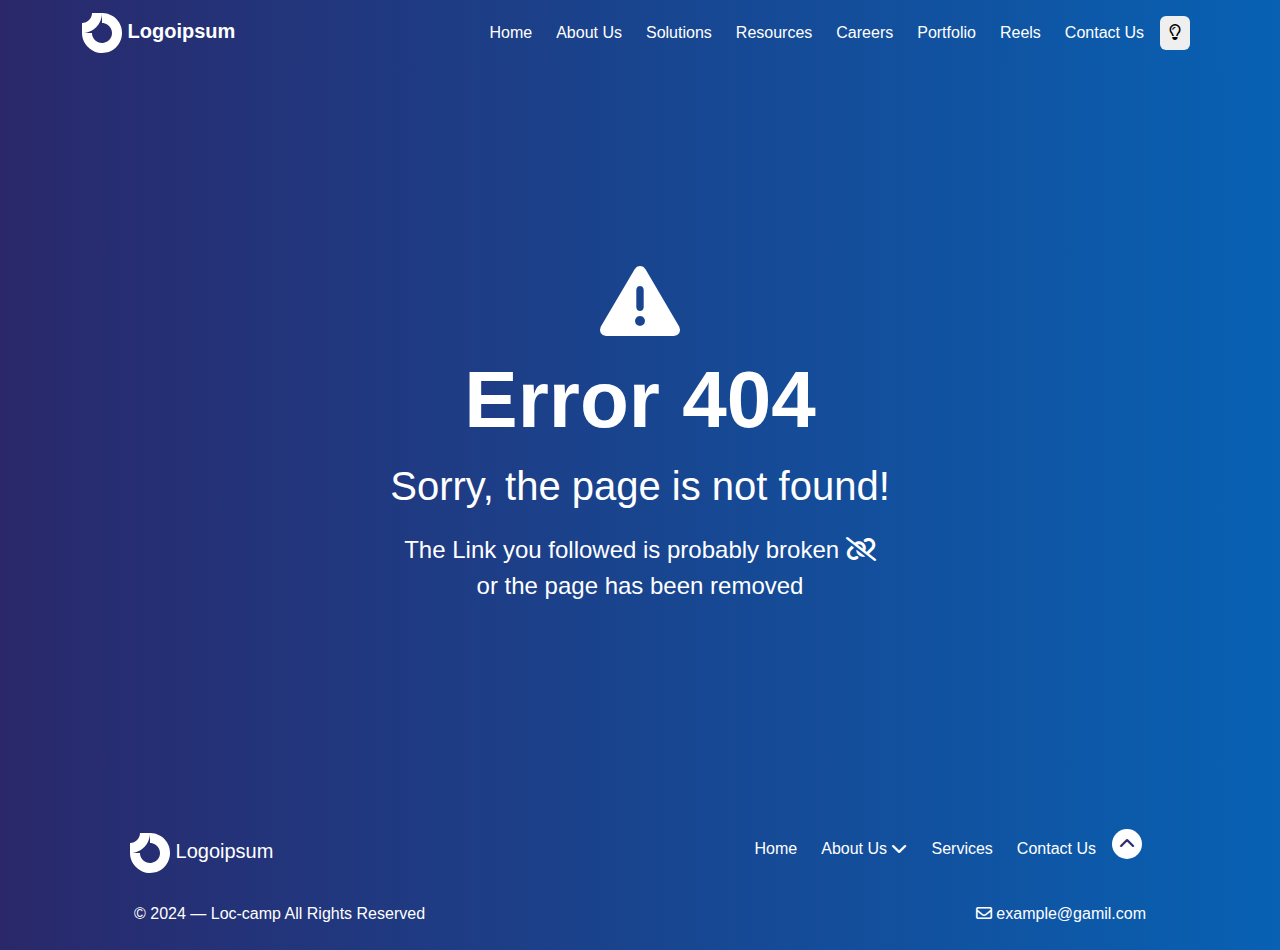
<file: Error404.html>
<!DOCTYPE html>
<html lang="en">
  <head>
    <meta charset="UTF-8" />
    <meta name="viewport" content="width=device-width, initial-scale=1.0" />
    <title>Loc-Camp</title>
    <!-- bootstrap 5.3.2 -->
    <link
      rel="stylesheet"
      href="./assests/vendors/bootstrap/css/bootstrap.min.css"
    />
    <!-- Font-awesome -->
    <link rel="stylesheet" href="./assests/vendors/font-awesome/all.min.css" />
    <!-- ===================
      #  Injected in this page
        =================== -->
    <!-- swiper -->
    <link
      rel="stylesheet"
      href="./assests/vendors/swiper/swiper-bundle.min.css"
    />
    <!-- ===================
      #  End of injection
        =================== -->
    <!-- main css -->
    <link rel="stylesheet" href="./assests/css/main.css" />
    <link class="theme" rel="stylesheet" href="./assests/css/light.css" />
  </head>
  <body>
    <!-- ===== Navbar ===== -->
    <nav class="navbar navbar-expand-lg fixed-top px-lg-4 px-md-1 px-2">
      <div class="container">
        <a class="navbar-brand fw-bold" href="./index.html">
          <svg
            id="logo-86"
            width="40"
            height="40"
            viewBox="0 0 40 40"
            fill="none"
            xmlns="http://www.w3.org/2000/svg"
          >
            <path
              class="ccustom"
              fill-rule="evenodd"
              clip-rule="evenodd"
              d="M25.5557 11.6853C23.9112 10.5865 21.9778 10 20 10V0C23.9556 0 27.8224 1.17298 31.1114 3.37061C34.4004 5.56823 36.9638 8.69181 38.4776 12.3463C39.9913 16.0008 40.3874 20.0222 39.6157 23.9018C38.844 27.7814 36.9392 31.3451 34.1421 34.1421C31.3451 36.9392 27.7814 38.844 23.9018 39.6157C20.0222 40.3874 16.0008 39.9913 12.3463 38.4776C8.69181 36.9638 5.56823 34.4004 3.37061 31.1114C1.17298 27.8224 0 23.9556 0 20H10C10 21.9778 10.5865 23.9112 11.6853 25.5557C12.7841 27.2002 14.3459 28.4819 16.1732 29.2388C18.0004 29.9957 20.0111 30.1937 21.9509 29.8078C23.8907 29.422 25.6725 28.4696 27.0711 27.0711C28.4696 25.6725 29.422 23.8907 29.8078 21.9509C30.1937 20.0111 29.9957 18.0004 29.2388 16.1732C28.4819 14.3459 27.2002 12.7841 25.5557 11.6853Z"
              fill="#007DFC"
            ></path>
            <path
              class="ccustom"
              fill-rule="evenodd"
              clip-rule="evenodd"
              d="M10 5.16562e-07C10 1.31322 9.74135 2.61358 9.2388 3.82683C8.73625 5.04009 7.99966 6.14248 7.07107 7.07107C6.14249 7.99966 5.0401 8.73625 3.82684 9.2388C2.61358 9.74134 1.31322 10 5.4439e-06 10L5.00679e-06 20C2.62644 20 5.22716 19.4827 7.65368 18.4776C10.0802 17.4725 12.285 15.9993 14.1421 14.1421C15.9993 12.285 17.4725 10.0802 18.4776 7.65367C19.4827 5.22715 20 2.62643 20 -3.81469e-06L10 5.16562e-07Z"
              fill="#007DFC"
            ></path>
          </svg>

          Logoipsum
        </a>
        <button
          class="navbar-toggler"
          type="button"
          data-bs-toggle="collapse"
          data-bs-target="#navbarSupportedContent"
          aria-controls="navbarSupportedContent"
          aria-expanded="false"
          aria-label="Toggle navigation"
        >
          <span class="navbar-toggler-icon"></span>
        </button>
        <div class="collapse navbar-collapse" id="navbarSupportedContent">
          <ul class="navbar-nav ms-auto mb-2 mb-lg-0">
            <li class="nav-item me-2">
              <a
                class="nav-link px-lg-2 px-1"
                aria-current="page"
                href="./index.html"
                >Home</a
              >
            </li>
            <li class="nav-item me-2">
              <a
                class="nav-link px-lg-2 px-1"
                aria-current="page"
                href="./aboutUs.html"
                >About Us</a
              >
            </li>
            <li class="nav-item me-2">
              <a
                class="nav-link px-lg-2 px-1"
                aria-current="page"
                href="./category.html"
                >Solutions</a
              >
            </li>
            <li class="nav-item me-2">
              <a
                class="nav-link px-lg-2 px-1"
                aria-current="page"
                href="./category.html"
                >Resources</a
              >
            </li>
            <li class="nav-item me-2">
              <a
                class="nav-link px-lg-2 px-1"
                aria-current="page"
                href="./jobSearch.html"
                >Careers</a
              >
            </li>
            <li class="nav-item me-2">
              <a
                class="nav-link px-lg-2 px-1"
                aria-current="page"
                href="./portfolio.html"
                >Portfolio</a
              >
            </li>
            <li class="nav-item me-2">
              <a
                class="nav-link px-lg-2 px-1"
                aria-current="page"
                href="./reels.html"
                >Reels</a
              >
            </li>
            <li class="nav-item me-2">
              <a
                class="nav-link px-lg-2 px-1"
                aria-current="page"
                href="./contact-us.html"
                >Contact Us</a
              >
            </li>
            <li class="nav-item me-2 d-flex align-items-center">
              <button class="btn themeBtn light px-lg-2 px-1 py-1">
                <i class="fa-regular fa-lightbulb"></i>
              </button>
            </li>
          </ul>
        </div>
      </div>
    </nav>
    <!-- ===== End of Navbar ===== -->
    <!-- ===== Main ===== -->
    <main class="mt-5 pt-3">
      <section id="error404" class="py-5">
        <div class="container py-5">
          <div class="py-5">
            <h1 class="text-center display-1 pt-5 fw-bold mb-2">
              <i class="fa-solid fa-triangle-exclamation"></i> <br />
              Error 404
            </h1>
            <p class="text-center fs-1 mb-3">Sorry, the page is not found!</p>
            <p class="text-center fs-4 mb-5">
              The Link you followed is probably broken
              <i class="fa-solid fa-link-slash"></i> <br />
              or the page has been removed
            </p>
          </div>
        </div>
      </section>
    </main>
    <!-- ===== End Of Main ===== -->
    <!-- ===== Footer ===== -->
    <footer class="py-4">
      <div class="container px-lg-5 px-sm-2">
        <div class="navbar navbar-expand-md mb-3">
          <div class="container text-md-start text-center">
            <a class="navbar-brand col-md-3 col-12" href="#">
              <svg
                id="logo-86"
                width="40"
                height="40"
                viewBox="0 0 40 40"
                fill="none"
                xmlns="http://www.w3.org/2000/svg"
              >
                <path
                  class="ccustom"
                  fill-rule="evenodd"
                  clip-rule="evenodd"
                  d="M25.5557 11.6853C23.9112 10.5865 21.9778 10 20 10V0C23.9556 0 27.8224 1.17298 31.1114 3.37061C34.4004 5.56823 36.9638 8.69181 38.4776 12.3463C39.9913 16.0008 40.3874 20.0222 39.6157 23.9018C38.844 27.7814 36.9392 31.3451 34.1421 34.1421C31.3451 36.9392 27.7814 38.844 23.9018 39.6157C20.0222 40.3874 16.0008 39.9913 12.3463 38.4776C8.69181 36.9638 5.56823 34.4004 3.37061 31.1114C1.17298 27.8224 0 23.9556 0 20H10C10 21.9778 10.5865 23.9112 11.6853 25.5557C12.7841 27.2002 14.3459 28.4819 16.1732 29.2388C18.0004 29.9957 20.0111 30.1937 21.9509 29.8078C23.8907 29.422 25.6725 28.4696 27.0711 27.0711C28.4696 25.6725 29.422 23.8907 29.8078 21.9509C30.1937 20.0111 29.9957 18.0004 29.2388 16.1732C28.4819 14.3459 27.2002 12.7841 25.5557 11.6853Z"
                  fill="#007DFC"
                ></path>
                <path
                  class="ccustom"
                  fill-rule="evenodd"
                  clip-rule="evenodd"
                  d="M10 5.16562e-07C10 1.31322 9.74135 2.61358 9.2388 3.82683C8.73625 5.04009 7.99966 6.14248 7.07107 7.07107C6.14249 7.99966 5.0401 8.73625 3.82684 9.2388C2.61358 9.74134 1.31322 10 5.4439e-06 10L5.00679e-06 20C2.62644 20 5.22716 19.4827 7.65368 18.4776C10.0802 17.4725 12.285 15.9993 14.1421 14.1421C15.9993 12.285 17.4725 10.0802 18.4776 7.65367C19.4827 5.22715 20 2.62643 20 -3.81469e-06L10 5.16562e-07Z"
                  fill="#007DFC"
                ></path>
              </svg>

              Logoipsum
            </a>
            <div id="navbarSupportedContent" class="col-md col-12">
              <ul
                class="navbar-nav justify-content-md-end justify-content-center mb-2 mb-lg-0"
              >
                <li class="nav-item me-2 mb-2">
                  <a class="nav-link" aria-current="page" href="#">Home</a>
                </li>
                <li class="nav-item me-2 mb-2 dropdown">
                  <a
                    class="nav-link"
                    href="#"
                    role="button"
                    data-bs-toggle="dropdown"
                    aria-expanded="false"
                  >
                    About Us
                    <i class="fa-solid fa-chevron-down"></i>
                  </a>
                  <ul class="dropdown-menu">
                    <li><a class="dropdown-item" href="#">About Us 1</a></li>
                    <li><a class="dropdown-item" href="#">About Us 2</a></li>
                    <li><hr class="dropdown-divider" /></li>
                    <li>
                      <a class="dropdown-item" href="#">Something else here</a>
                    </li>
                  </ul>
                </li>
                <li class="nav-item me-2 mb-2">
                  <a class="nav-link" aria-current="page" href="#">Services</a>
                </li>
                <li class="nav-item me-2 mb-2">
                  <a
                    class="nav-link"
                    aria-current="page"
                    href="./contact-us.html"
                    >Contact Us</a
                  >
                </li>
                <li class="nav-item me-2 mb-2">
                  <a class="nav-link scroll-top" aria-current="page"
                    ><i class="fa-solid fa-chevron-up"></i
                  ></a>
                </li>
              </ul>
            </div>
          </div>
        </div>
        <div class="row px-3">
          <div
            class="col-md-6 col-12 order-sm-1 order-2 text-md-start text-center"
          >
            © 2024 — Loc-camp All Rights Reserved
          </div>
          <div
            class="col-md-6 col-12 order-sm-2 order-1 text-md-end text-center mb-sm-0 mb-3"
          >
            <i class="fa-regular fa-envelope"></i> example@gamil.com
          </div>
        </div>
      </div>
    </footer>
    <!-- ===== End Of Footer ===== -->
    <!-- Scripts -->
    <!-- bootstrap JS 5.3.2 -->
    <script src="./assests/vendors/bootstrap/js/bootstrap.bundle.min.js"></script>
    <!-- ===================
      #  Injected in this page
        =================== -->
    <!-- Swiper Js -->
    <script src="./assests/vendors/swiper/swiper-bundle.min.js"></script>
    <script src="assests/js/homePage.js"></script>

    <!-- ===================
      #  End of injection
        =================== -->
    <!-- main JS -->
    <script src="./assests/js/main.js"></script>
  </body>
</html>
</file>
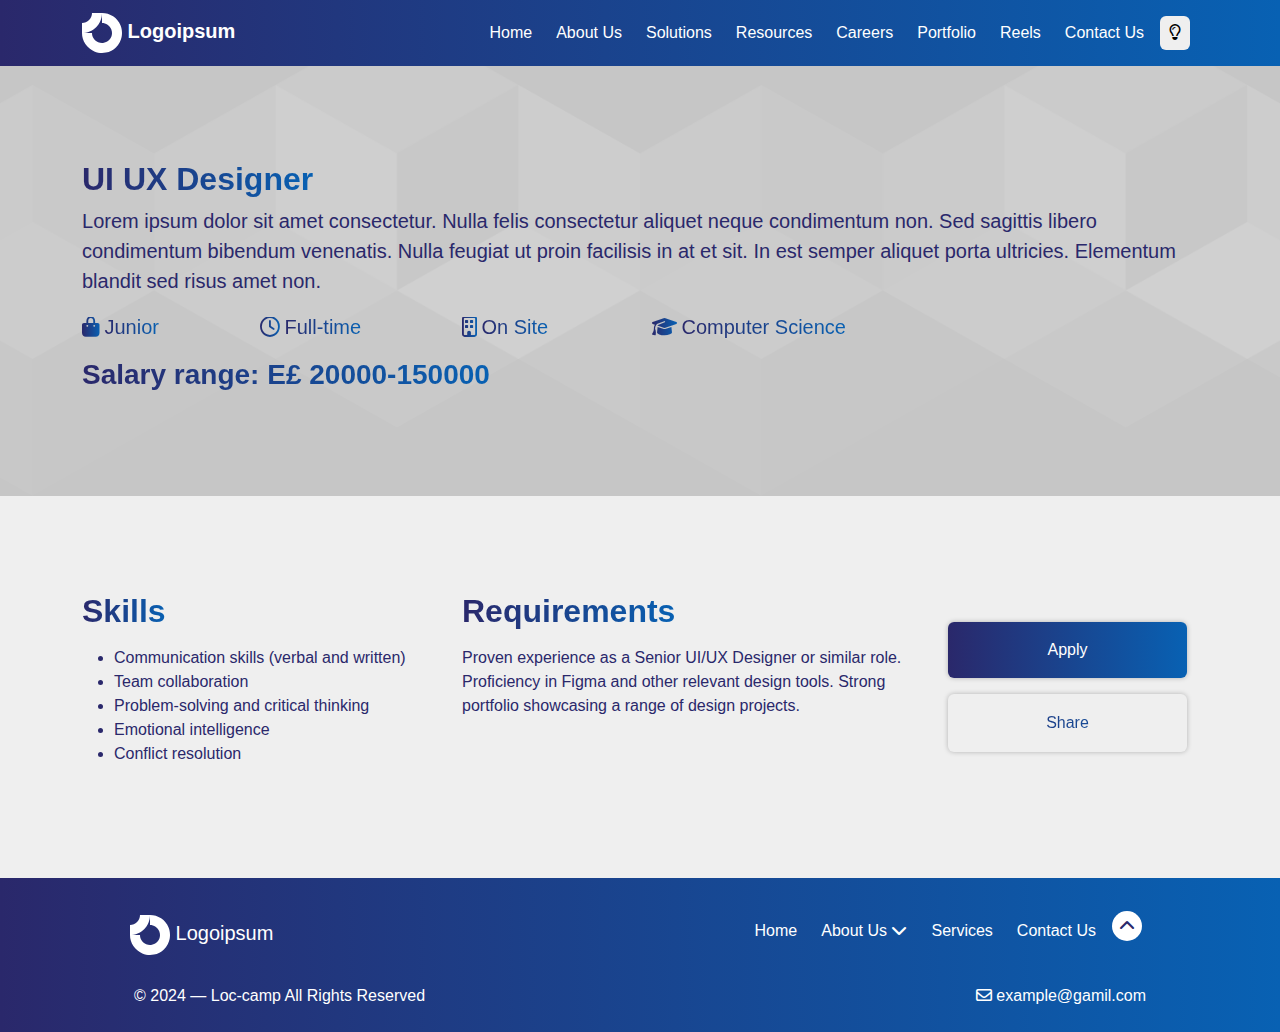
<file: jobDetails.html>
<!DOCTYPE html>
<html lang="en">
  <head>
    <meta charset="UTF-8" />
    <meta name="viewport" content="width=device-width, initial-scale=1.0" />
    <title>Loc-Camp</title>
    <!-- bootstrap 5.3.2 -->
    <link
      rel="stylesheet"
      href="./assests/vendors/bootstrap/css/bootstrap.min.css"
    />
    <!-- Font-awesome -->
    <link rel="stylesheet" href="./assests/vendors/font-awesome/all.min.css" />
    <!-- main css -->
    <link rel="stylesheet" href="./assests/css/main.css" />
    <link class="theme" rel="stylesheet" href="./assests/css/light.css" />
  </head>
  <body>
    <!-- ===== Navbar ===== -->
    <nav class="navbar navbar-expand-lg fixed-top px-lg-4 px-md-1 px-2">
      <div class="container">
        <a class="navbar-brand fw-bold" href="./index.html">
          <svg
            id="logo-86"
            width="40"
            height="40"
            viewBox="0 0 40 40"
            fill="none"
            xmlns="http://www.w3.org/2000/svg"
          >
            <path
              class="ccustom"
              fill-rule="evenodd"
              clip-rule="evenodd"
              d="M25.5557 11.6853C23.9112 10.5865 21.9778 10 20 10V0C23.9556 0 27.8224 1.17298 31.1114 3.37061C34.4004 5.56823 36.9638 8.69181 38.4776 12.3463C39.9913 16.0008 40.3874 20.0222 39.6157 23.9018C38.844 27.7814 36.9392 31.3451 34.1421 34.1421C31.3451 36.9392 27.7814 38.844 23.9018 39.6157C20.0222 40.3874 16.0008 39.9913 12.3463 38.4776C8.69181 36.9638 5.56823 34.4004 3.37061 31.1114C1.17298 27.8224 0 23.9556 0 20H10C10 21.9778 10.5865 23.9112 11.6853 25.5557C12.7841 27.2002 14.3459 28.4819 16.1732 29.2388C18.0004 29.9957 20.0111 30.1937 21.9509 29.8078C23.8907 29.422 25.6725 28.4696 27.0711 27.0711C28.4696 25.6725 29.422 23.8907 29.8078 21.9509C30.1937 20.0111 29.9957 18.0004 29.2388 16.1732C28.4819 14.3459 27.2002 12.7841 25.5557 11.6853Z"
              fill="#007DFC"
            ></path>
            <path
              class="ccustom"
              fill-rule="evenodd"
              clip-rule="evenodd"
              d="M10 5.16562e-07C10 1.31322 9.74135 2.61358 9.2388 3.82683C8.73625 5.04009 7.99966 6.14248 7.07107 7.07107C6.14249 7.99966 5.0401 8.73625 3.82684 9.2388C2.61358 9.74134 1.31322 10 5.4439e-06 10L5.00679e-06 20C2.62644 20 5.22716 19.4827 7.65368 18.4776C10.0802 17.4725 12.285 15.9993 14.1421 14.1421C15.9993 12.285 17.4725 10.0802 18.4776 7.65367C19.4827 5.22715 20 2.62643 20 -3.81469e-06L10 5.16562e-07Z"
              fill="#007DFC"
            ></path>
          </svg>

          Logoipsum
        </a>
        <button
          class="navbar-toggler"
          type="button"
          data-bs-toggle="collapse"
          data-bs-target="#navbarSupportedContent"
          aria-controls="navbarSupportedContent"
          aria-expanded="false"
          aria-label="Toggle navigation"
        >
          <span class="navbar-toggler-icon"></span>
        </button>
        <div class="collapse navbar-collapse" id="navbarSupportedContent">
          <ul class="navbar-nav ms-auto mb-2 mb-lg-0">
            <li class="nav-item me-2">
              <a
                class="nav-link px-lg-2 px-1"
                aria-current="page"
                href="./index.html"
                >Home</a
              >
            </li>
            <li class="nav-item me-2">
              <a
                class="nav-link px-lg-2 px-1"
                aria-current="page"
                href="./aboutUs.html"
                >About Us</a
              >
            </li>
            <li class="nav-item me-2">
              <a
                class="nav-link px-lg-2 px-1"
                aria-current="page"
                href="./category.html"
                >Solutions</a
              >
            </li>
            <li class="nav-item me-2">
              <a
                class="nav-link px-lg-2 px-1"
                aria-current="page"
                href="./category.html"
                >Resources</a
              >
            </li>
            <li class="nav-item me-2">
              <a
                class="nav-link px-lg-2 px-1"
                aria-current="page"
                href="./jobSearch.html"
                >Careers</a
              >
            </li>
            <li class="nav-item me-2">
              <a
                class="nav-link px-lg-2 px-1"
                aria-current="page"
                href="./portfolio.html"
                >Portfolio</a
              >
            </li>
            <li class="nav-item me-2">
              <a
                class="nav-link px-lg-2 px-1"
                aria-current="page"
                href="./reels.html"
                >Reels</a
              >
            </li>
            <li class="nav-item me-2">
              <a
                class="nav-link px-lg-2 px-1"
                aria-current="page"
                href="./contact-us.html"
                >Contact Us</a
              >
            </li>
            <li class="nav-item me-2 d-flex align-items-center">
              <button class="btn themeBtn light px-lg-2 px-1 py-1">
                <i class="fa-regular fa-lightbulb"></i>
              </button>
            </li>
          </ul>
        </div>
      </div>
    </nav>
    <!-- ===== End of Navbar ===== -->
    <!-- ===== Main ===== -->
    <main class="mt-5 pt-3">
      <section id="jobDetails" class="py-5">
        <div class="container py-5">
          <h2 class="fw-semibold"><span>UI UX Designer</span></h2>
          <p>
            Lorem ipsum dolor sit amet consectetur. Nulla felis consectetur
            aliquet neque condimentum non. Sed sagittis libero condimentum
            bibendum venenatis. Nulla feugiat ut proin facilisis in at et sit.
            In est semper aliquet porta ultricies. Elementum blandit sed risus
            amet non.
          </p>
          <div class="row mb-3">
            <div class="col-xxl-1 col-lg-2 col-md-3 fw-medium mb-lg-0 mb-3">
              <i class="fa-solid fa-bag-shopping"></i> <span>Junior</span>
            </div>
            <div
              class="col-xxl-1 col-lg-2 px-lg-0 col-md-9 fw-medium mb-lg-0 mb-3"
            >
              <i class="fa-regular fa-clock"></i> <span>Full-time</span>
            </div>
            <div
              class="col-xxl-1 col-lg-2 col-md-3 pe-lg-0 fw-medium mb-lg-0 mb-3"
            >
              <i class="fa-regular fa-building"></i> <span>On Site</span>
            </div>
            <div class="col-xl-3 col-lg-3 col-md-9 fw-medium mb-lg-0 mb-3">
              <i class="fa-solid fa-graduation-cap"></i>
              <span>Computer Science</span>
            </div>
          </div>
          <h3 class="fw-semibold">
            <span>Salary range: E£ 20000-150000</span>
          </h3>
        </div>
      </section>
      <section id="jobReq" class="py-5">
        <div class="container py-5">
          <div class="row">
            <div class="col-lg-4 mb-lg-0 mb-3">
              <h2 class="fw-semibold mb-3"><span>Skills</span></h2>
              <ul>
                <li>Communication skills (verbal and written)</li>
                <li>Team collaboration</li>
                <li>Problem-solving and critical thinking</li>
                <li>Emotional intelligence</li>
                <li>Conflict resolution</li>
              </ul>
            </div>
            <div class="col-lg-5 mb-lg-0 mb-3">
              <h2 class="fw-semibold mb-3"><span>Requirements</span></h2>
              <p>
                Proven experience as a Senior UI/UX Designer or similar role.
                Proficiency in Figma and other relevant design tools. Strong
                portfolio showcasing a range of design projects.
              </p>
            </div>
            <div class="col-lg-3 align-self-center">
              <div class="container">
                <div class="row justify-content-center">
                  <button class="btn apply col-lg-11 py-3 mb-3">Apply</button>
                  <a href="#" class="btn col-lg-11 py-3">Share</a>
                </div>
              </div>
            </div>
          </div>
        </div>
      </section>
    </main>
    <div id="apply" class="hidden">
      <div class="layout pb-5">
        <div class="container-fluid pb-5 pt-3 mb-3">
          <span class="float-end">
            <i class="fa-regular fa-circle-xmark"></i
          ></span>
        </div>
        <form class="container col-lg-6 col-md-8 py-4 px-md-4 px-2">
          <h2 class="text-center fw-bold"><span>Apply Now</span></h2>
          <div class="form-container py-3 px-md-5 px-2 rounded-3 mb-5">
            <div class="form-group mb-3">
              <label for="exp" class="form-label">
                <span class="fw-bold">Years of experience</span>
              </label>
              <input
                type="text"
                class="form-control"
                id="exp"
                placeholder="0"
              />
            </div>
            <iframe
              width="100%"
              height="600"
              src="https://pdfobject.com/pdf/sample.pdf"
              class="rounded-3 mb-3"
              frameborder="0"
            ></iframe>
            <div class="form-group mb-3 text-center">
              <label for="cv" class="text-center d-block p-2 rounded-3">
                <span class="fs-4"
                  ><i class="fa-solid fa-gear"></i> Resume options</span
                >
              </label>
              <input type="file" hidden class="form-control" id="cv" />
            </div>
          </div>
          <div class="form-group text-center">
            <button class="btn py-2 col-12">
              Next <i class="fa-solid fa-chevron-right"></i>
            </button>
          </div>
        </form>
      </div>
    </div>
    <div id="summary" class="hidden">
      <div class="layout pb-5">
        <div class="container-fluid pb-5 pt-3 mb-3">
          <span class="float-end">
            <i class="fa-regular fa-circle-xmark"></i
          ></span>
        </div>
        <div
          class="user-summary container col-lg-6 col-md-8 col-11 px-0 rounded-3"
        >
          <h2 class="text-center mb-3 rounded-3 py-3 fw-bold">
            <span>Preview Summary</span>
          </h2>

          <div class="contact-info py-3 px-md-5 px-4">
            <h5 class="fw-bold mb-3">Contact Information</h5>
            <div class="row form-group">
              <div class="col-md-6 mb-3">
                <label>Full Name</label>
                <span class="d-block form-control px-0 fw-bold"
                  >Zeyad.abdelazim</span
                >
              </div>
              <div class="col-md-6 mb-3">
                <label>Email</label>
                <span class="d-block form-control px-0 fw-bold"
                  >Zeyad98@gmail.com</span
                >
              </div>
              <div class="col-md-6 mb-3">
                <label>Phone Number</label>
                <span class="d-block form-control px-0 fw-bold"
                  >011387339292</span
                >
              </div>
              <div class="col-md-6 mb-3">
                <label>Gender</label>
                <span class="d-block form-control px-0 fw-bold">Male</span>
              </div>
              <div class="col-md-6 mb-3">
                <label>City</label>
                <span class="d-block form-control px-0 fw-bold">Giza</span>
              </div>
              <div class="col-md-6 mb-3">
                <label>Area</label>
                <span class="d-block form-control px-0 fw-bold">Haram</span>
              </div>
            </div>
            <h5 class="fw-bold mb-3">Application Details</h5>
            <div class="row form-group">
              <div class="col-12 mb-3">
                <label>Cv</label>
                <span class="d-block form-control px-0 fw-bold"
                  >Zeyad abdelazim CV.pdf</span
                >
              </div>
            </div>
            <h5 class="fw-bold mb-3">Question answer</h5>
            <div class="row form-group">
              <div class="col-12 mb-3">
                <label>what is you noticed period?</label>
                <span class="d-block form-control px-0 fw-bold">2 weeks</span>
              </div>
              <div class="col-12 mb-3">
                <label
                  >What is your current monthly salary in local currency?</label
                >
                <span class="d-block form-control px-0 fw-bold">20000</span>
              </div>
              <div class="col-12 mb-3">
                <label>what is you noticed period?</label>
                <span class="d-block form-control px-0 fw-bold"
                  >Ensure accuracy, completeness, and compliance of financial
                  data.</span
                >
              </div>
              <div class="col-12 mb-3">
                <label>what is you noticed period?</label>
                <span class="d-block form-control px-0 fw-bold"
                  >Ensure accuracy, completeness, and compliance of financial
                  data.</span
                >
              </div>
            </div>
            <div class="row">
              <div class="col-md-4 mb-md-0 mb-3 text-light">
                <button class="btn prev col-12 fw-semibold py-2">
                  <i class="fa-solid fa-chevron-left"></i> Previous
                </button>
              </div>
              <div class="col-md-4 text-center">
                <a
                  href="./jobSearchCategory.html"
                  class="btn col-12 fw-semibold py-2"
                  >Browes other jobs <i class="fa-solid fa-question"></i
                ></a>
              </div>
              <div class="col-md-4 text-center mb-md-0 mb-3">
                <button class="btn submit col-12 fw-semibold py-2">
                  Submit <i class="fa-regular fa-circle-check"></i>
                </button>
              </div>
            </div>
          </div>
        </div>
      </div>
    </div>
    <!-- ===== End Of Main ===== -->
    <!-- ===== Footer ===== -->
    <footer class="py-4">
      <div class="container px-lg-5 px-sm-2">
        <div class="navbar navbar-expand-md mb-3">
          <div class="container text-md-start text-center">
            <a class="navbar-brand col-md-3 col-12" href="#">
              <svg
                id="logo-86"
                width="40"
                height="40"
                viewBox="0 0 40 40"
                fill="none"
                xmlns="http://www.w3.org/2000/svg"
              >
                <path
                  class="ccustom"
                  fill-rule="evenodd"
                  clip-rule="evenodd"
                  d="M25.5557 11.6853C23.9112 10.5865 21.9778 10 20 10V0C23.9556 0 27.8224 1.17298 31.1114 3.37061C34.4004 5.56823 36.9638 8.69181 38.4776 12.3463C39.9913 16.0008 40.3874 20.0222 39.6157 23.9018C38.844 27.7814 36.9392 31.3451 34.1421 34.1421C31.3451 36.9392 27.7814 38.844 23.9018 39.6157C20.0222 40.3874 16.0008 39.9913 12.3463 38.4776C8.69181 36.9638 5.56823 34.4004 3.37061 31.1114C1.17298 27.8224 0 23.9556 0 20H10C10 21.9778 10.5865 23.9112 11.6853 25.5557C12.7841 27.2002 14.3459 28.4819 16.1732 29.2388C18.0004 29.9957 20.0111 30.1937 21.9509 29.8078C23.8907 29.422 25.6725 28.4696 27.0711 27.0711C28.4696 25.6725 29.422 23.8907 29.8078 21.9509C30.1937 20.0111 29.9957 18.0004 29.2388 16.1732C28.4819 14.3459 27.2002 12.7841 25.5557 11.6853Z"
                  fill="#007DFC"
                ></path>
                <path
                  class="ccustom"
                  fill-rule="evenodd"
                  clip-rule="evenodd"
                  d="M10 5.16562e-07C10 1.31322 9.74135 2.61358 9.2388 3.82683C8.73625 5.04009 7.99966 6.14248 7.07107 7.07107C6.14249 7.99966 5.0401 8.73625 3.82684 9.2388C2.61358 9.74134 1.31322 10 5.4439e-06 10L5.00679e-06 20C2.62644 20 5.22716 19.4827 7.65368 18.4776C10.0802 17.4725 12.285 15.9993 14.1421 14.1421C15.9993 12.285 17.4725 10.0802 18.4776 7.65367C19.4827 5.22715 20 2.62643 20 -3.81469e-06L10 5.16562e-07Z"
                  fill="#007DFC"
                ></path>
              </svg>

              Logoipsum
            </a>
            <div id="navbarSupportedContent" class="col-md col-12">
              <ul
                class="navbar-nav justify-content-md-end justify-content-center mb-2 mb-lg-0"
              >
                <li class="nav-item me-2 mb-2">
                  <a class="nav-link" aria-current="page" href="#">Home</a>
                </li>
                <li class="nav-item me-2 mb-2 dropdown">
                  <a
                    class="nav-link"
                    href="#"
                    role="button"
                    data-bs-toggle="dropdown"
                    aria-expanded="false"
                  >
                    About Us
                    <i class="fa-solid fa-chevron-down"></i>
                  </a>
                  <ul class="dropdown-menu">
                    <li><a class="dropdown-item" href="#">About Us 1</a></li>
                    <li><a class="dropdown-item" href="#">About Us 2</a></li>
                    <li><hr class="dropdown-divider" /></li>
                    <li>
                      <a class="dropdown-item" href="#">Something else here</a>
                    </li>
                  </ul>
                </li>
                <li class="nav-item me-2 mb-2">
                  <a class="nav-link" aria-current="page" href="#">Services</a>
                </li>
                <li class="nav-item me-2 mb-2">
                  <a
                    class="nav-link"
                    aria-current="page"
                    href="./contact-us.html"
                    >Contact Us</a
                  >
                </li>
                <li class="nav-item me-2 mb-2">
                  <a class="nav-link scroll-top" aria-current="page"
                    ><i class="fa-solid fa-chevron-up"></i
                  ></a>
                </li>
              </ul>
            </div>
          </div>
        </div>
        <div class="row px-3">
          <div
            class="col-md-6 col-12 order-sm-1 order-2 text-md-start text-center"
          >
            © 2024 — Loc-camp All Rights Reserved
          </div>
          <div
            class="col-md-6 col-12 order-sm-2 order-1 text-md-end text-center mb-sm-0 mb-3"
          >
            <i class="fa-regular fa-envelope"></i> example@gamil.com
          </div>
        </div>
      </div>
    </footer>
    <!-- ===== End Of Footer ===== -->
    <!-- Scripts -->
    <script>
      let applyBtn = document.querySelector(".apply");
      let mainForm = document.querySelector("#apply");
      let form = document.querySelector("#apply form");
      let closeForm = document.querySelector("#apply i");
      let summary = document.querySelector("#summary");
      let applyBtn2 = document.querySelector("#apply button");
      let summaryBtn = document.querySelectorAll("#summary button");
      let closesummary = document.querySelector("#summary i");

      applyBtn.addEventListener("click", () => {
        mainForm.classList.remove("hidden");
      });
      closeForm.addEventListener("click", () => {
        mainForm.classList.add("hidden");
      });
      closesummary.addEventListener("click", () => {
        summary.classList.add("hidden");
      });
      applyBtn2.addEventListener("click", (e) => {
        e.preventDefault();
        mainForm.classList.add("hidden");
        summary.classList.remove("hidden");
      });
      summaryBtn[0].addEventListener("click", (e) => {
        e.preventDefault();
        summary.classList.add("hidden");
        mainForm.classList.remove("hidden");
      });
      summaryBtn[1].addEventListener("click", () => {
        summary.classList.add("hidden");
        form.submit();
      });
    </script>
    <!-- bootstrap JS 5.3.2 -->
    <script src="./assests/vendors/bootstrap/js/bootstrap.bundle.min.js"></script>
    <!-- main JS -->
    <script src="./assests/js/main.js"></script>
  </body>
</html>
</file>
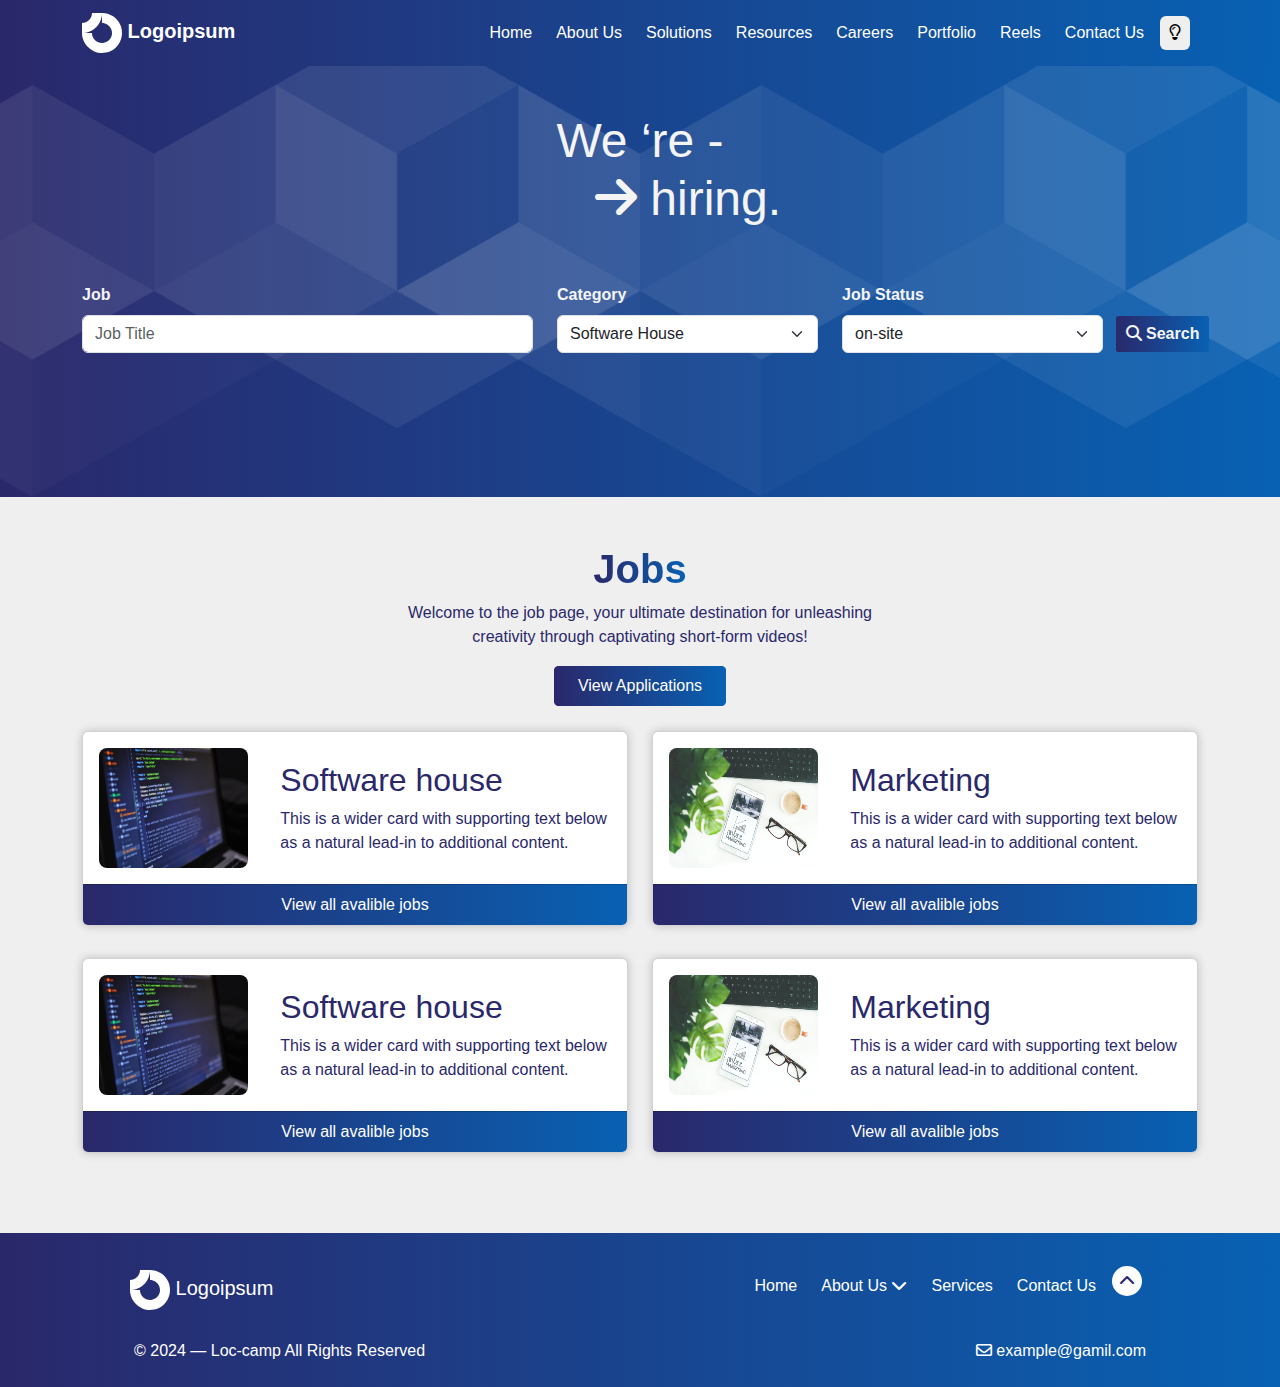
<file: jobSearch.html>
<!DOCTYPE html>
<html lang="en">
  <head>
    <meta charset="UTF-8" />
    <meta name="viewport" content="width=device-width, initial-scale=1.0" />
    <title>Loc-Camp</title>
    <!-- bootstrap 5.3.2 -->
    <link
      rel="stylesheet"
      href="./assests/vendors/bootstrap/css/bootstrap.min.css"
    />
    <!-- Font-awesome -->
    <link rel="stylesheet" href="./assests/vendors/font-awesome/all.min.css" />
    <!-- main css -->
    <link rel="stylesheet" href="./assests/css/main.css" />
    <link class="theme" rel="stylesheet" href="./assests/css/light.css" />
  </head>
  <body>
    <!-- ===== Navbar ===== -->
    <nav class="navbar navbar-expand-lg fixed-top px-lg-4 px-md-1 px-2">
      <div class="container">
        <a class="navbar-brand fw-bold" href="./index.html">
          <svg
            id="logo-86"
            width="40"
            height="40"
            viewBox="0 0 40 40"
            fill="none"
            xmlns="http://www.w3.org/2000/svg"
          >
            <path
              class="ccustom"
              fill-rule="evenodd"
              clip-rule="evenodd"
              d="M25.5557 11.6853C23.9112 10.5865 21.9778 10 20 10V0C23.9556 0 27.8224 1.17298 31.1114 3.37061C34.4004 5.56823 36.9638 8.69181 38.4776 12.3463C39.9913 16.0008 40.3874 20.0222 39.6157 23.9018C38.844 27.7814 36.9392 31.3451 34.1421 34.1421C31.3451 36.9392 27.7814 38.844 23.9018 39.6157C20.0222 40.3874 16.0008 39.9913 12.3463 38.4776C8.69181 36.9638 5.56823 34.4004 3.37061 31.1114C1.17298 27.8224 0 23.9556 0 20H10C10 21.9778 10.5865 23.9112 11.6853 25.5557C12.7841 27.2002 14.3459 28.4819 16.1732 29.2388C18.0004 29.9957 20.0111 30.1937 21.9509 29.8078C23.8907 29.422 25.6725 28.4696 27.0711 27.0711C28.4696 25.6725 29.422 23.8907 29.8078 21.9509C30.1937 20.0111 29.9957 18.0004 29.2388 16.1732C28.4819 14.3459 27.2002 12.7841 25.5557 11.6853Z"
              fill="#007DFC"
            ></path>
            <path
              class="ccustom"
              fill-rule="evenodd"
              clip-rule="evenodd"
              d="M10 5.16562e-07C10 1.31322 9.74135 2.61358 9.2388 3.82683C8.73625 5.04009 7.99966 6.14248 7.07107 7.07107C6.14249 7.99966 5.0401 8.73625 3.82684 9.2388C2.61358 9.74134 1.31322 10 5.4439e-06 10L5.00679e-06 20C2.62644 20 5.22716 19.4827 7.65368 18.4776C10.0802 17.4725 12.285 15.9993 14.1421 14.1421C15.9993 12.285 17.4725 10.0802 18.4776 7.65367C19.4827 5.22715 20 2.62643 20 -3.81469e-06L10 5.16562e-07Z"
              fill="#007DFC"
            ></path>
          </svg>

          Logoipsum
        </a>
        <button
          class="navbar-toggler"
          type="button"
          data-bs-toggle="collapse"
          data-bs-target="#navbarSupportedContent"
          aria-controls="navbarSupportedContent"
          aria-expanded="false"
          aria-label="Toggle navigation"
        >
          <span class="navbar-toggler-icon"></span>
        </button>
        <div class="collapse navbar-collapse" id="navbarSupportedContent">
          <ul class="navbar-nav ms-auto mb-2 mb-lg-0">
            <li class="nav-item me-2">
              <a
                class="nav-link px-lg-2 px-1"
                aria-current="page"
                href="./index.html"
                >Home</a
              >
            </li>
            <li class="nav-item me-2">
              <a
                class="nav-link px-lg-2 px-1"
                aria-current="page"
                href="./aboutUs.html"
                >About Us</a
              >
            </li>
            <li class="nav-item me-2">
              <a
                class="nav-link px-lg-2 px-1"
                aria-current="page"
                href="./category.html"
                >Solutions</a
              >
            </li>
            <li class="nav-item me-2">
              <a
                class="nav-link px-lg-2 px-1"
                aria-current="page"
                href="./category.html"
                >Resources</a
              >
            </li>
            <li class="nav-item me-2">
              <a
                class="nav-link px-lg-2 px-1"
                aria-current="page"
                href="./jobSearch.html"
                >Careers</a
              >
            </li>
            <li class="nav-item me-2">
              <a
                class="nav-link px-lg-2 px-1"
                aria-current="page"
                href="./portfolio.html"
                >Portfolio</a
              >
            </li>
            <li class="nav-item me-2">
              <a
                class="nav-link px-lg-2 px-1"
                aria-current="page"
                href="./reels.html"
                >Reels</a
              >
            </li>
            <li class="nav-item me-2">
              <a
                class="nav-link px-lg-2 px-1"
                aria-current="page"
                href="./contact-us.html"
                >Contact Us</a
              >
            </li>
            <li class="nav-item me-2 d-flex align-items-center">
              <button class="btn themeBtn light px-lg-2 px-1 py-1">
                <i class="fa-regular fa-lightbulb"></i>
              </button>
            </li>
          </ul>
        </div>
      </div>
    </nav>
    <!-- ===== End of Navbar ===== -->
    <!-- ===== Main ===== -->
    <main class="mt-5 pt-3">
      <section id="jobSearch">
        <div class="container-fluid py-5">
          <div class="container mb-5 pb-5 fw-bold">
            <h1 class="text-center pb-5">
              <span>we ‘re - </span> <br />
              <span class="ms-5 ps-5"
                ><i class="fa-solid fa-arrow-right"></i> hiring.</span
              >
            </h1>
            <form action="" method="get">
              <div class="row align-items-end">
                <div class="form-group mb-lg-0 mb-3 col-lg-5 col-md-12">
                  <label for="searchInput" class="form-label">Job</label>
                  <input
                    type="text"
                    name="search"
                    id="searchInput"
                    class="form-control"
                    placeholder="Job Title"
                  />
                </div>
                <div class="form-group mb-lg-0 mb-3 col-lg-3 col-md-6">
                  <label for="categoryInput" class="form-label">category</label>
                  <select
                    class="form-select"
                    name="category"
                    id="categoryInput"
                  >
                    <option value="software house">Software House</option>
                    <option value="business">Business</option>
                    <option value="marketing">Marketing</option>
                    <option value="e-marketing">E-Marketing</option>
                  </select>
                </div>
                <div class="form-group mb-lg-0 mb-3 col-lg-3 col-md-6">
                  <label for="jobStatusInput" class="form-label"
                    >Job Status</label
                  >
                  <select class="form-select" name="status" id="jobStatusInput">
                    <option value="on-site">on-site</option>
                    <option value="remotely">remotely</option>
                    <option value="hybrid">hybrid</option>
                  </select>
                </div>
                <div class="form-group col-lg-1 px-lg-0 text-end">
                  <button class="btn fw-semibold px-lg-0 px-4 col-lg-12">
                    <i class="fa-solid fa-magnifying-glass"></i> Search
                  </button>
                </div>
              </div>
            </form>
          </div>
        </div>
      </section>
      <section id="jobResults" class="py-5">
        <div class="container">
          <div class="row">
            <div class="col-12 text-center mb-4 top-text">
              <h2 class="col-lg-6 col-md-8 col-12 mx-auto fs-1 fw-bold">
                <span>Jobs</span>
              </h2>
              <p class="col-lg-5 col-md-7 mx-auto">
                Welcome to the job page, your ultimate destination for
                unleashing creativity through captivating short-form videos!
              </p>
              <a href="#" class="btn rounded-3 px-4 py-2">View Applications</a>
            </div>
            <!-- Start of card -->
            <div class="col-lg-6 mb-3">
              <div class="card mb-3">
                <div class="row g-0 align-items-center">
                  <div class="col-4 p-3">
                    <img
                      src="./assests/images/Software_house.jpg"
                      class="img-fluid rounded-3"
                    />
                  </div>
                  <div class="col-8">
                    <div class="card-body">
                      <h2 class="card-title">software house</h2>
                      <p class="card-text">
                        This is a wider card with supporting text below as a
                        natural lead-in to additional content.
                      </p>
                    </div>
                  </div>
                  <div class="col-12">
                    <a href="./jobSearchCategory.html"
                      ><div class="card-footer text-center">
                        View all avalible jobs
                      </div></a
                    >
                  </div>
                </div>
              </div>
            </div>
            <!-- End of card -->
            <div class="col-lg-6 mb-3">
              <div class="card mb-3">
                <div class="row g-0 align-items-center">
                  <div class="col-4 p-3">
                    <img
                      src="./assests/images/marketing.jpg"
                      class="img-fluid rounded-3"
                    />
                  </div>
                  <div class="col-8">
                    <div class="card-body">
                      <h2 class="card-title">Marketing</h2>
                      <p class="card-text">
                        This is a wider card with supporting text below as a
                        natural lead-in to additional content.
                      </p>
                    </div>
                  </div>
                  <div class="col-12">
                    <a href="./jobSearchCategory.html"
                      ><div class="card-footer text-center">
                        View all avalible jobs
                      </div></a
                    >
                  </div>
                </div>
              </div>
            </div>
            <div class="col-lg-6 mb-3">
              <div class="card mb-3">
                <div class="row g-0 align-items-center">
                  <div class="col-4 p-3">
                    <img
                      src="./assests/images/Software_house.jpg"
                      class="img-fluid rounded-3"
                    />
                  </div>
                  <div class="col-8">
                    <div class="card-body">
                      <h2 class="card-title">software house</h2>
                      <p class="card-text">
                        This is a wider card with supporting text below as a
                        natural lead-in to additional content.
                      </p>
                    </div>
                  </div>
                  <div class="col-12">
                    <a href="./jobSearchCategory.html"
                      ><div class="card-footer text-center">
                        View all avalible jobs
                      </div></a
                    >
                  </div>
                </div>
              </div>
            </div>
            <div class="col-lg-6 mb-3">
              <div class="card mb-3">
                <div class="row g-0 align-items-center">
                  <div class="col-4 p-3">
                    <img
                      src="./assests/images/marketing.jpg"
                      class="img-fluid rounded-3"
                    />
                  </div>
                  <div class="col-8">
                    <div class="card-body">
                      <h2 class="card-title">Marketing</h2>
                      <p class="card-text">
                        This is a wider card with supporting text below as a
                        natural lead-in to additional content.
                      </p>
                    </div>
                  </div>
                  <div class="col-12">
                    <a href="./jobSearchCategory.html"
                      ><div class="card-footer text-center">
                        View all avalible jobs
                      </div></a
                    >
                  </div>
                </div>
              </div>
            </div>
          </div>
        </div>
      </section>
    </main>
    <!-- ===== End Of Main ===== -->
    <!-- ===== Footer ===== -->
    <footer class="py-4">
      <div class="container px-lg-5 px-sm-2">
        <div class="navbar navbar-expand-md mb-3">
          <div class="container text-md-start text-center">
            <a class="navbar-brand col-md-3 col-12" href="#">
              <svg
                id="logo-86"
                width="40"
                height="40"
                viewBox="0 0 40 40"
                fill="none"
                xmlns="http://www.w3.org/2000/svg"
              >
                <path
                  class="ccustom"
                  fill-rule="evenodd"
                  clip-rule="evenodd"
                  d="M25.5557 11.6853C23.9112 10.5865 21.9778 10 20 10V0C23.9556 0 27.8224 1.17298 31.1114 3.37061C34.4004 5.56823 36.9638 8.69181 38.4776 12.3463C39.9913 16.0008 40.3874 20.0222 39.6157 23.9018C38.844 27.7814 36.9392 31.3451 34.1421 34.1421C31.3451 36.9392 27.7814 38.844 23.9018 39.6157C20.0222 40.3874 16.0008 39.9913 12.3463 38.4776C8.69181 36.9638 5.56823 34.4004 3.37061 31.1114C1.17298 27.8224 0 23.9556 0 20H10C10 21.9778 10.5865 23.9112 11.6853 25.5557C12.7841 27.2002 14.3459 28.4819 16.1732 29.2388C18.0004 29.9957 20.0111 30.1937 21.9509 29.8078C23.8907 29.422 25.6725 28.4696 27.0711 27.0711C28.4696 25.6725 29.422 23.8907 29.8078 21.9509C30.1937 20.0111 29.9957 18.0004 29.2388 16.1732C28.4819 14.3459 27.2002 12.7841 25.5557 11.6853Z"
                  fill="#007DFC"
                ></path>
                <path
                  class="ccustom"
                  fill-rule="evenodd"
                  clip-rule="evenodd"
                  d="M10 5.16562e-07C10 1.31322 9.74135 2.61358 9.2388 3.82683C8.73625 5.04009 7.99966 6.14248 7.07107 7.07107C6.14249 7.99966 5.0401 8.73625 3.82684 9.2388C2.61358 9.74134 1.31322 10 5.4439e-06 10L5.00679e-06 20C2.62644 20 5.22716 19.4827 7.65368 18.4776C10.0802 17.4725 12.285 15.9993 14.1421 14.1421C15.9993 12.285 17.4725 10.0802 18.4776 7.65367C19.4827 5.22715 20 2.62643 20 -3.81469e-06L10 5.16562e-07Z"
                  fill="#007DFC"
                ></path>
              </svg>

              Logoipsum
            </a>
            <div id="navbarSupportedContent" class="col-md col-12">
              <ul
                class="navbar-nav justify-content-md-end justify-content-center mb-2 mb-lg-0"
              >
                <li class="nav-item me-2 mb-2">
                  <a class="nav-link" aria-current="page" href="#">Home</a>
                </li>
                <li class="nav-item me-2 mb-2 dropdown">
                  <a
                    class="nav-link"
                    href="#"
                    role="button"
                    data-bs-toggle="dropdown"
                    aria-expanded="false"
                  >
                    About Us
                    <i class="fa-solid fa-chevron-down"></i>
                  </a>
                  <ul class="dropdown-menu">
                    <li><a class="dropdown-item" href="#">About Us 1</a></li>
                    <li><a class="dropdown-item" href="#">About Us 2</a></li>
                    <li><hr class="dropdown-divider" /></li>
                    <li>
                      <a class="dropdown-item" href="#">Something else here</a>
                    </li>
                  </ul>
                </li>
                <li class="nav-item me-2 mb-2">
                  <a class="nav-link" aria-current="page" href="#">Services</a>
                </li>
                <li class="nav-item me-2 mb-2">
                  <a
                    class="nav-link"
                    aria-current="page"
                    href="./contact-us.html"
                    >Contact Us</a
                  >
                </li>
                <li class="nav-item me-2 mb-2">
                  <a class="nav-link scroll-top" aria-current="page"
                    ><i class="fa-solid fa-chevron-up"></i
                  ></a>
                </li>
              </ul>
            </div>
          </div>
        </div>
        <div class="row px-3">
          <div
            class="col-md-6 col-12 order-sm-1 order-2 text-md-start text-center"
          >
            © 2024 — Loc-camp All Rights Reserved
          </div>
          <div
            class="col-md-6 col-12 order-sm-2 order-1 text-md-end text-center mb-sm-0 mb-3"
          >
            <i class="fa-regular fa-envelope"></i> example@gamil.com
          </div>
        </div>
      </div>
    </footer>
    <!-- ===== End Of Footer ===== -->
    <!-- Scripts -->
    <!-- bootstrap JS 5.3.2 -->
    <script src="./assests/vendors/bootstrap/js/bootstrap.bundle.min.js"></script>
    <!-- main JS -->
    <script src="./assests/js/main.js"></script>
  </body>
</html>
</file>
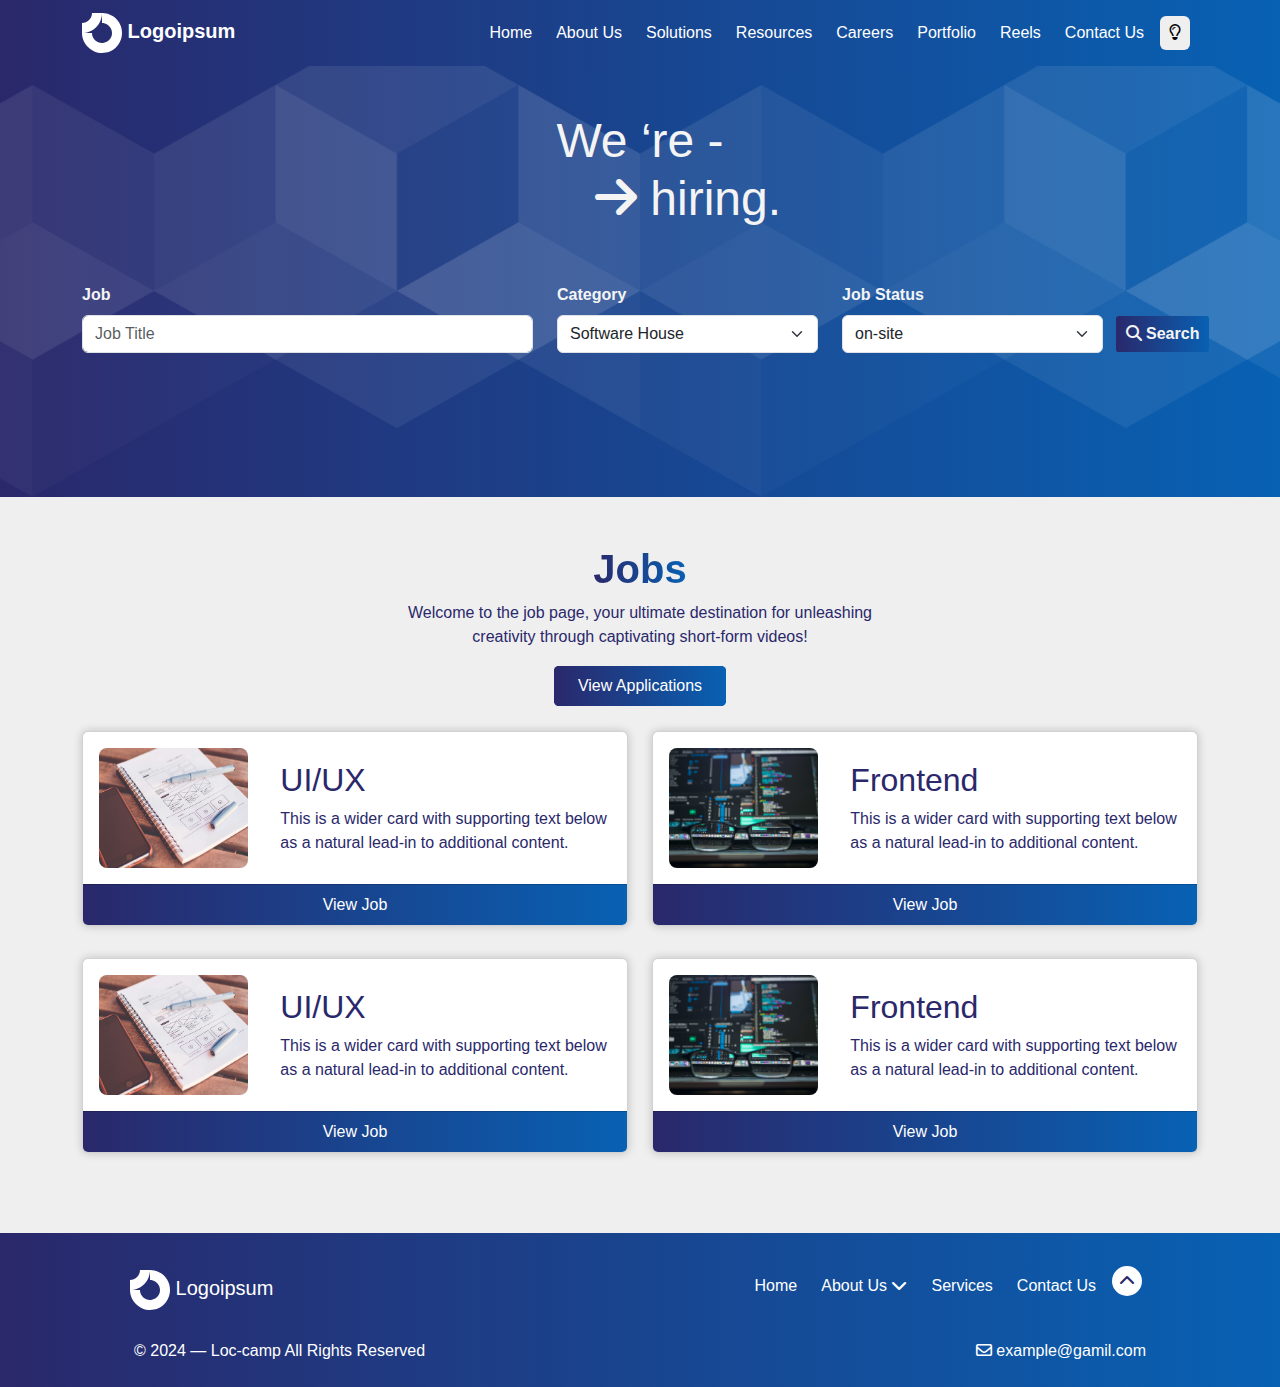
<file: jobSearchCategory.html>
<!DOCTYPE html>
<html lang="en">
  <head>
    <meta charset="UTF-8" />
    <meta name="viewport" content="width=device-width, initial-scale=1.0" />
    <title>Loc-Camp</title>
    <!-- bootstrap 5.3.2 -->
    <link
      rel="stylesheet"
      href="./assests/vendors/bootstrap/css/bootstrap.min.css"
    />
    <!-- Font-awesome -->
    <link rel="stylesheet" href="./assests/vendors/font-awesome/all.min.css" />
    <!-- main css -->
    <link rel="stylesheet" href="./assests/css/main.css" />
    <link class="theme" rel="stylesheet" href="./assests/css/light.css" />
  </head>
  <body>
    <!-- ===== Navbar ===== -->
    <nav class="navbar navbar-expand-lg fixed-top px-lg-4 px-md-1 px-2">
      <div class="container">
        <a class="navbar-brand fw-bold" href="./index.html">
          <svg
            id="logo-86"
            width="40"
            height="40"
            viewBox="0 0 40 40"
            fill="none"
            xmlns="http://www.w3.org/2000/svg"
          >
            <path
              class="ccustom"
              fill-rule="evenodd"
              clip-rule="evenodd"
              d="M25.5557 11.6853C23.9112 10.5865 21.9778 10 20 10V0C23.9556 0 27.8224 1.17298 31.1114 3.37061C34.4004 5.56823 36.9638 8.69181 38.4776 12.3463C39.9913 16.0008 40.3874 20.0222 39.6157 23.9018C38.844 27.7814 36.9392 31.3451 34.1421 34.1421C31.3451 36.9392 27.7814 38.844 23.9018 39.6157C20.0222 40.3874 16.0008 39.9913 12.3463 38.4776C8.69181 36.9638 5.56823 34.4004 3.37061 31.1114C1.17298 27.8224 0 23.9556 0 20H10C10 21.9778 10.5865 23.9112 11.6853 25.5557C12.7841 27.2002 14.3459 28.4819 16.1732 29.2388C18.0004 29.9957 20.0111 30.1937 21.9509 29.8078C23.8907 29.422 25.6725 28.4696 27.0711 27.0711C28.4696 25.6725 29.422 23.8907 29.8078 21.9509C30.1937 20.0111 29.9957 18.0004 29.2388 16.1732C28.4819 14.3459 27.2002 12.7841 25.5557 11.6853Z"
              fill="#007DFC"
            ></path>
            <path
              class="ccustom"
              fill-rule="evenodd"
              clip-rule="evenodd"
              d="M10 5.16562e-07C10 1.31322 9.74135 2.61358 9.2388 3.82683C8.73625 5.04009 7.99966 6.14248 7.07107 7.07107C6.14249 7.99966 5.0401 8.73625 3.82684 9.2388C2.61358 9.74134 1.31322 10 5.4439e-06 10L5.00679e-06 20C2.62644 20 5.22716 19.4827 7.65368 18.4776C10.0802 17.4725 12.285 15.9993 14.1421 14.1421C15.9993 12.285 17.4725 10.0802 18.4776 7.65367C19.4827 5.22715 20 2.62643 20 -3.81469e-06L10 5.16562e-07Z"
              fill="#007DFC"
            ></path>
          </svg>

          Logoipsum
        </a>
        <button
          class="navbar-toggler"
          type="button"
          data-bs-toggle="collapse"
          data-bs-target="#navbarSupportedContent"
          aria-controls="navbarSupportedContent"
          aria-expanded="false"
          aria-label="Toggle navigation"
        >
          <span class="navbar-toggler-icon"></span>
        </button>
        <div class="collapse navbar-collapse" id="navbarSupportedContent">
          <ul class="navbar-nav ms-auto mb-2 mb-lg-0">
            <li class="nav-item me-2">
              <a
                class="nav-link px-lg-2 px-1"
                aria-current="page"
                href="./index.html"
                >Home</a
              >
            </li>
            <li class="nav-item me-2">
              <a
                class="nav-link px-lg-2 px-1"
                aria-current="page"
                href="./aboutUs.html"
                >About Us</a
              >
            </li>
            <li class="nav-item me-2">
              <a
                class="nav-link px-lg-2 px-1"
                aria-current="page"
                href="./category.html"
                >Solutions</a
              >
            </li>
            <li class="nav-item me-2">
              <a
                class="nav-link px-lg-2 px-1"
                aria-current="page"
                href="./category.html"
                >Resources</a
              >
            </li>
            <li class="nav-item me-2">
              <a
                class="nav-link px-lg-2 px-1"
                aria-current="page"
                href="./jobSearch.html"
                >Careers</a
              >
            </li>
            <li class="nav-item me-2">
              <a
                class="nav-link px-lg-2 px-1"
                aria-current="page"
                href="./portfolio.html"
                >Portfolio</a
              >
            </li>
            <li class="nav-item me-2">
              <a
                class="nav-link px-lg-2 px-1"
                aria-current="page"
                href="./reels.html"
                >Reels</a
              >
            </li>
            <li class="nav-item me-2">
              <a
                class="nav-link px-lg-2 px-1"
                aria-current="page"
                href="./contact-us.html"
                >Contact Us</a
              >
            </li>
            <li class="nav-item me-2 d-flex align-items-center">
              <button class="btn themeBtn light px-lg-2 px-1 py-1">
                <i class="fa-regular fa-lightbulb"></i>
              </button>
            </li>
          </ul>
        </div>
      </div>
    </nav>
    <!-- ===== End of Navbar ===== -->
    <!-- ===== Main ===== -->
    <main class="mt-5 pt-3">
      <section id="jobSearch">
        <div class="container-fluid py-5">
          <div class="container mb-5 pb-5 fw-bold">
            <h1 class="text-center pb-5">
              <span>we ‘re - </span> <br />
              <span class="ms-5 ps-5"
                ><i class="fa-solid fa-arrow-right"></i> hiring.</span
              >
            </h1>
            <form action="" method="get">
              <div class="row align-items-end">
                <div class="form-group mb-lg-0 mb-3 col-lg-5 col-md-12">
                  <label for="searchInput" class="form-label">Job</label>
                  <input
                    type="text"
                    name="search"
                    id="searchInput"
                    class="form-control"
                    placeholder="Job Title"
                  />
                </div>
                <div class="form-group mb-lg-0 mb-3 col-lg-3 col-md-6">
                  <label for="categoryInput" class="form-label">category</label>
                  <select
                    class="form-select"
                    name="category"
                    id="categoryInput"
                  >
                    <option value="software house">Software House</option>
                    <option value="business">Business</option>
                    <option value="marketing">Marketing</option>
                    <option value="e-marketing">E-Marketing</option>
                  </select>
                </div>
                <div class="form-group mb-lg-0 mb-3 col-lg-3 col-md-6">
                  <label for="jobStatusInput" class="form-label"
                    >Job Status</label
                  >
                  <select class="form-select" name="status" id="jobStatusInput">
                    <option value="on-site">on-site</option>
                    <option value="remotely">remotely</option>
                    <option value="hybrid">hybrid</option>
                  </select>
                </div>
                <div class="form-group col-lg-1 px-lg-0 text-end">
                  <button class="btn fw-semibold px-lg-0 px-4 col-lg-12">
                    <i class="fa-solid fa-magnifying-glass"></i> Search
                  </button>
                </div>
              </div>
            </form>
          </div>
        </div>
      </section>
      <section id="jobResults" class="py-5">
        <div class="container">
          <div class="row">
            <div class="col-12 text-center mb-4 top-text">
              <h2 class="col-lg-6 col-md-8 col-12 mx-auto fs-1 fw-bold">
                <span>Jobs</span>
              </h2>
              <p class="col-lg-5 col-md-7 mx-auto">
                Welcome to the job page, your ultimate destination for
                unleashing creativity through captivating short-form videos!
              </p>
              <a href="#" class="btn rounded-3 px-4 py-2">View Applications</a>
            </div>
            <!-- Start of card -->
            <div class="col-lg-6 mb-3">
              <div class="card mb-3">
                <div class="row g-0 align-items-center">
                  <div class="col-4 p-3">
                    <img
                      src="./assests/images/UI-UX design.jpg"
                      class="img-fluid rounded-3"
                    />
                  </div>
                  <div class="col-8">
                    <div class="card-body">
                      <h2 class="card-title">UI/UX</h2>
                      <p class="card-text">
                        This is a wider card with supporting text below as a
                        natural lead-in to additional content.
                      </p>
                    </div>
                  </div>
                  <div class="col-12">
                    <a href="./jobDetails.html"
                      ><div class="card-footer text-center">View Job</div></a
                    >
                  </div>
                </div>
              </div>
            </div>
            <!-- End of card -->
            <div class="col-lg-6 mb-3">
              <div class="card mb-3">
                <div class="row g-0 align-items-center">
                  <div class="col-4 p-3">
                    <img
                      src="./assests/images/front-end developer.jpg"
                      class="img-fluid rounded-3"
                    />
                  </div>
                  <div class="col-8">
                    <div class="card-body">
                      <h2 class="card-title">Frontend</h2>
                      <p class="card-text">
                        This is a wider card with supporting text below as a
                        natural lead-in to additional content.
                      </p>
                    </div>
                  </div>
                  <div class="col-12">
                    <a href="./jobDetails.html"
                      ><div class="card-footer text-center">View Job</div></a
                    >
                  </div>
                </div>
              </div>
            </div>
            <div class="col-lg-6 mb-3">
              <div class="card mb-3">
                <div class="row g-0 align-items-center">
                  <div class="col-4 p-3">
                    <img
                      src="./assests/images/UI-UX design.jpg"
                      class="img-fluid rounded-3"
                    />
                  </div>
                  <div class="col-8">
                    <div class="card-body">
                      <h2 class="card-title">UI/UX</h2>
                      <p class="card-text">
                        This is a wider card with supporting text below as a
                        natural lead-in to additional content.
                      </p>
                    </div>
                  </div>
                  <div class="col-12">
                    <a href="./jobDetails.html"
                      ><div class="card-footer text-center">View Job</div></a
                    >
                  </div>
                </div>
              </div>
            </div>
            <div class="col-lg-6 mb-3">
              <div class="card mb-3">
                <div class="row g-0 align-items-center">
                  <div class="col-4 p-3">
                    <img
                      src="./assests/images/front-end developer.jpg"
                      class="img-fluid rounded-3"
                    />
                  </div>
                  <div class="col-8">
                    <div class="card-body">
                      <h2 class="card-title">Frontend</h2>
                      <p class="card-text">
                        This is a wider card with supporting text below as a
                        natural lead-in to additional content.
                      </p>
                    </div>
                  </div>
                  <div class="col-12">
                    <a href="./jobDetails.html"
                      ><div class="card-footer text-center">View Job</div></a
                    >
                  </div>
                </div>
              </div>
            </div>
          </div>
        </div>
      </section>
    </main>
    <!-- ===== End Of Main ===== -->
    <!-- ===== Footer ===== -->
    <footer class="py-4">
      <div class="container px-lg-5 px-sm-2">
        <div class="navbar navbar-expand-md mb-3">
          <div class="container text-md-start text-center">
            <a class="navbar-brand col-md-3 col-12" href="#">
              <svg
                id="logo-86"
                width="40"
                height="40"
                viewBox="0 0 40 40"
                fill="none"
                xmlns="http://www.w3.org/2000/svg"
              >
                <path
                  class="ccustom"
                  fill-rule="evenodd"
                  clip-rule="evenodd"
                  d="M25.5557 11.6853C23.9112 10.5865 21.9778 10 20 10V0C23.9556 0 27.8224 1.17298 31.1114 3.37061C34.4004 5.56823 36.9638 8.69181 38.4776 12.3463C39.9913 16.0008 40.3874 20.0222 39.6157 23.9018C38.844 27.7814 36.9392 31.3451 34.1421 34.1421C31.3451 36.9392 27.7814 38.844 23.9018 39.6157C20.0222 40.3874 16.0008 39.9913 12.3463 38.4776C8.69181 36.9638 5.56823 34.4004 3.37061 31.1114C1.17298 27.8224 0 23.9556 0 20H10C10 21.9778 10.5865 23.9112 11.6853 25.5557C12.7841 27.2002 14.3459 28.4819 16.1732 29.2388C18.0004 29.9957 20.0111 30.1937 21.9509 29.8078C23.8907 29.422 25.6725 28.4696 27.0711 27.0711C28.4696 25.6725 29.422 23.8907 29.8078 21.9509C30.1937 20.0111 29.9957 18.0004 29.2388 16.1732C28.4819 14.3459 27.2002 12.7841 25.5557 11.6853Z"
                  fill="#007DFC"
                ></path>
                <path
                  class="ccustom"
                  fill-rule="evenodd"
                  clip-rule="evenodd"
                  d="M10 5.16562e-07C10 1.31322 9.74135 2.61358 9.2388 3.82683C8.73625 5.04009 7.99966 6.14248 7.07107 7.07107C6.14249 7.99966 5.0401 8.73625 3.82684 9.2388C2.61358 9.74134 1.31322 10 5.4439e-06 10L5.00679e-06 20C2.62644 20 5.22716 19.4827 7.65368 18.4776C10.0802 17.4725 12.285 15.9993 14.1421 14.1421C15.9993 12.285 17.4725 10.0802 18.4776 7.65367C19.4827 5.22715 20 2.62643 20 -3.81469e-06L10 5.16562e-07Z"
                  fill="#007DFC"
                ></path>
              </svg>

              Logoipsum
            </a>
            <div id="navbarSupportedContent" class="col-md col-12">
              <ul
                class="navbar-nav justify-content-md-end justify-content-center mb-2 mb-lg-0"
              >
                <li class="nav-item me-2 mb-2">
                  <a class="nav-link" aria-current="page" href="#">Home</a>
                </li>
                <li class="nav-item me-2 mb-2 dropdown">
                  <a
                    class="nav-link"
                    href="#"
                    role="button"
                    data-bs-toggle="dropdown"
                    aria-expanded="false"
                  >
                    About Us
                    <i class="fa-solid fa-chevron-down"></i>
                  </a>
                  <ul class="dropdown-menu">
                    <li><a class="dropdown-item" href="#">About Us 1</a></li>
                    <li><a class="dropdown-item" href="#">About Us 2</a></li>
                    <li><hr class="dropdown-divider" /></li>
                    <li>
                      <a class="dropdown-item" href="#">Something else here</a>
                    </li>
                  </ul>
                </li>
                <li class="nav-item me-2 mb-2">
                  <a class="nav-link" aria-current="page" href="#">Services</a>
                </li>
                <li class="nav-item me-2 mb-2">
                  <a
                    class="nav-link"
                    aria-current="page"
                    href="./contact-us.html"
                    >Contact Us</a
                  >
                </li>
                <li class="nav-item me-2 mb-2">
                  <a class="nav-link scroll-top" aria-current="page"
                    ><i class="fa-solid fa-chevron-up"></i
                  ></a>
                </li>
              </ul>
            </div>
          </div>
        </div>
        <div class="row px-3">
          <div
            class="col-md-6 col-12 order-sm-1 order-2 text-md-start text-center"
          >
            © 2024 — Loc-camp All Rights Reserved
          </div>
          <div
            class="col-md-6 col-12 order-sm-2 order-1 text-md-end text-center mb-sm-0 mb-3"
          >
            <i class="fa-regular fa-envelope"></i> example@gamil.com
          </div>
        </div>
      </div>
    </footer>
    <!-- ===== End Of Footer ===== -->
    <!-- Scripts -->
    <!-- bootstrap JS 5.3.2 -->
    <script src="./assests/vendors/bootstrap/js/bootstrap.bundle.min.js"></script>
    <!-- main JS -->
    <script src="./assests/js/main.js"></script>
  </body>
</html>
</file>
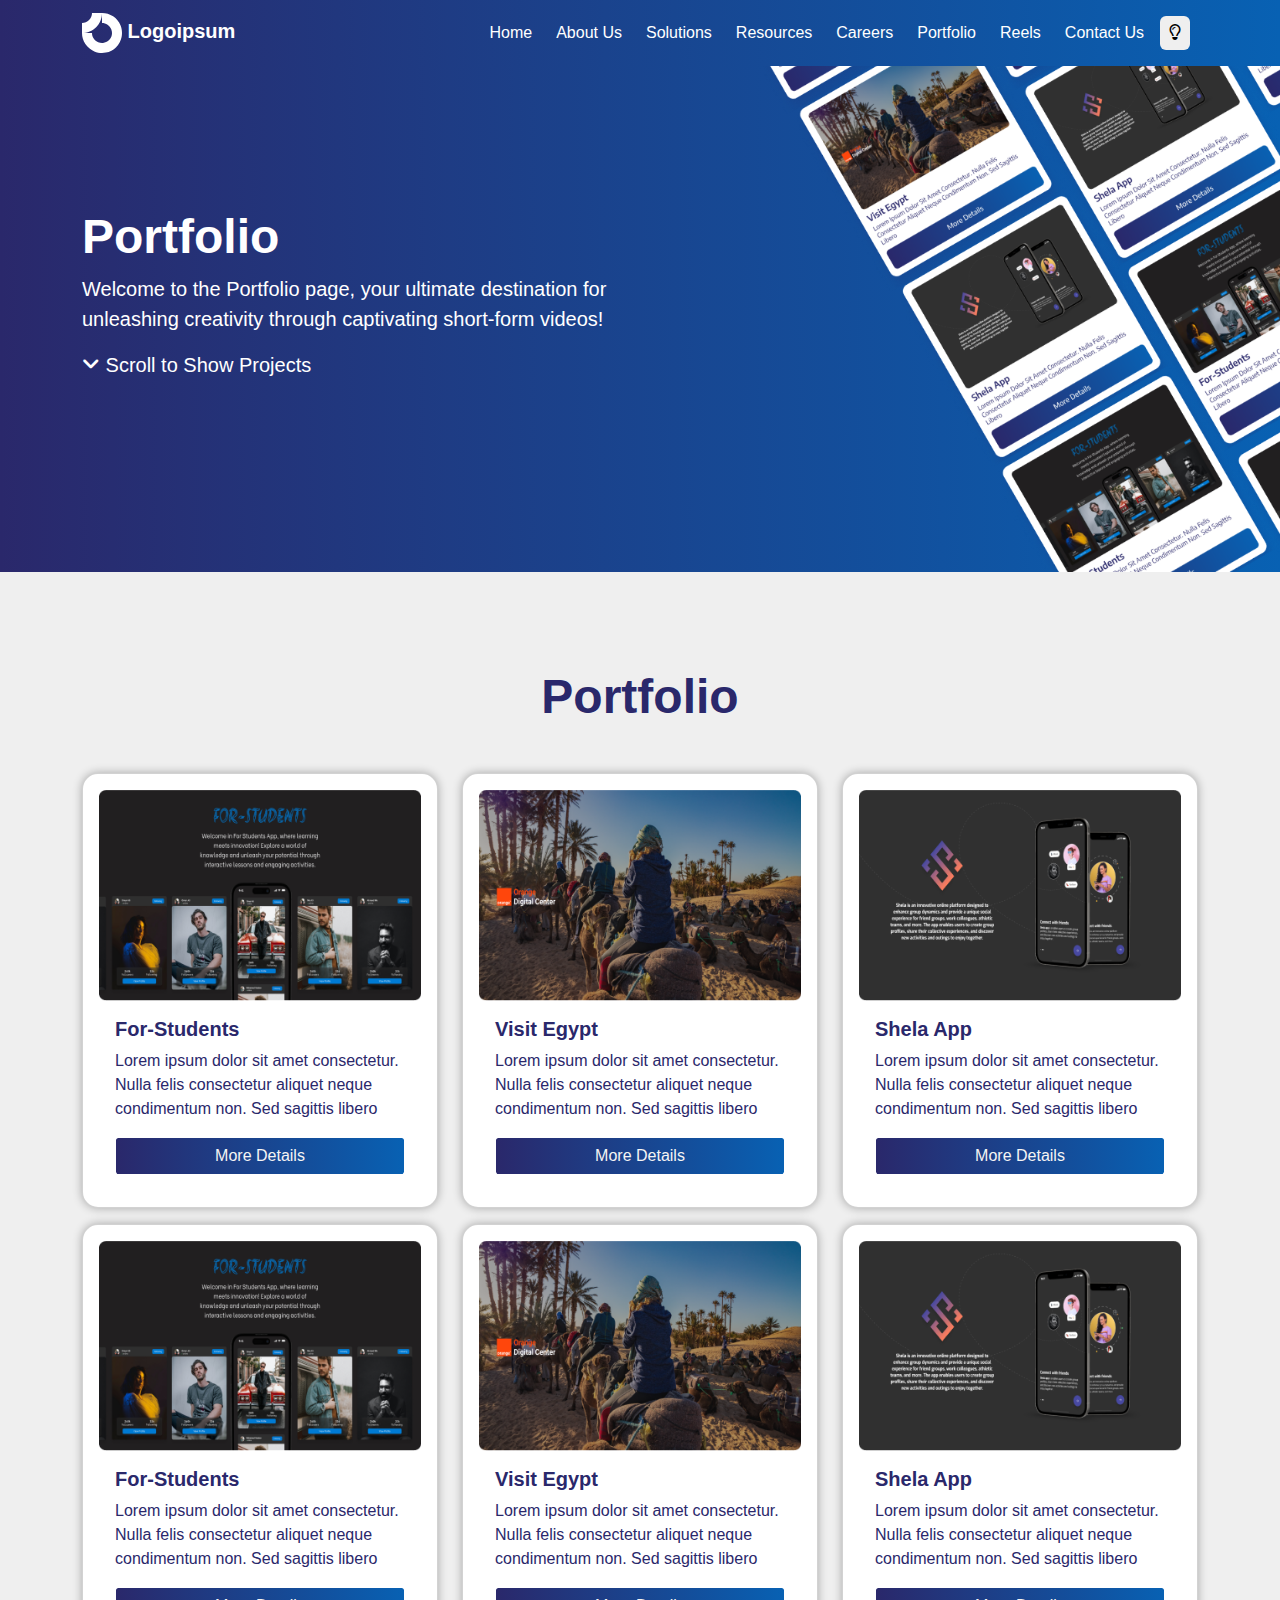
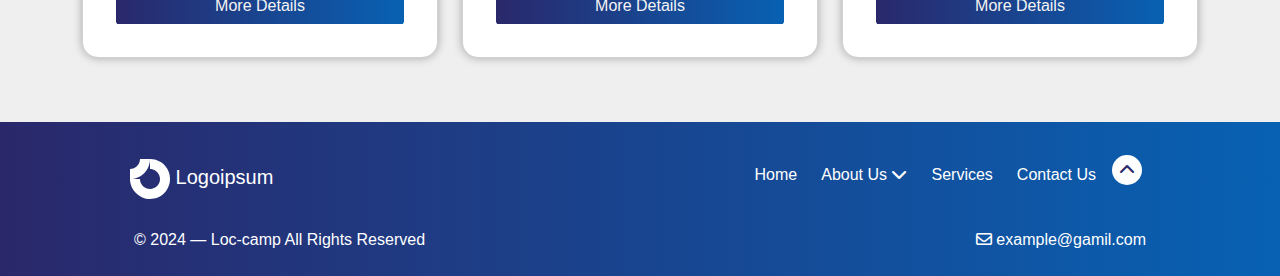
<file: portfolio.html>
<!DOCTYPE html>
<html lang="en">
  <head>
    <meta charset="UTF-8" />
    <meta name="viewport" content="width=device-width, initial-scale=1.0" />
    <title>Loc-Camp</title>
    <!-- bootstrap 5.3.2 -->
    <link
      rel="stylesheet"
      href="./assests/vendors/bootstrap/css/bootstrap.min.css"
    />
    <!-- Font-awesome -->
    <link rel="stylesheet" href="./assests/vendors/font-awesome/all.min.css" />
    <!-- main css -->
    <link rel="stylesheet" href="./assests/css/main.css" />
    <link class="theme" rel="stylesheet" href="./assests/css/light.css" />
  </head>
  <body>
    <!-- ===== Navbar ===== -->
    <nav class="navbar navbar-expand-lg fixed-top px-lg-4 px-md-1 px-2">
      <div class="container">
        <a class="navbar-brand fw-bold" href="./index.html">
          <svg
            id="logo-86"
            width="40"
            height="40"
            viewBox="0 0 40 40"
            fill="none"
            xmlns="http://www.w3.org/2000/svg"
          >
            <path
              class="ccustom"
              fill-rule="evenodd"
              clip-rule="evenodd"
              d="M25.5557 11.6853C23.9112 10.5865 21.9778 10 20 10V0C23.9556 0 27.8224 1.17298 31.1114 3.37061C34.4004 5.56823 36.9638 8.69181 38.4776 12.3463C39.9913 16.0008 40.3874 20.0222 39.6157 23.9018C38.844 27.7814 36.9392 31.3451 34.1421 34.1421C31.3451 36.9392 27.7814 38.844 23.9018 39.6157C20.0222 40.3874 16.0008 39.9913 12.3463 38.4776C8.69181 36.9638 5.56823 34.4004 3.37061 31.1114C1.17298 27.8224 0 23.9556 0 20H10C10 21.9778 10.5865 23.9112 11.6853 25.5557C12.7841 27.2002 14.3459 28.4819 16.1732 29.2388C18.0004 29.9957 20.0111 30.1937 21.9509 29.8078C23.8907 29.422 25.6725 28.4696 27.0711 27.0711C28.4696 25.6725 29.422 23.8907 29.8078 21.9509C30.1937 20.0111 29.9957 18.0004 29.2388 16.1732C28.4819 14.3459 27.2002 12.7841 25.5557 11.6853Z"
              fill="#007DFC"
            ></path>
            <path
              class="ccustom"
              fill-rule="evenodd"
              clip-rule="evenodd"
              d="M10 5.16562e-07C10 1.31322 9.74135 2.61358 9.2388 3.82683C8.73625 5.04009 7.99966 6.14248 7.07107 7.07107C6.14249 7.99966 5.0401 8.73625 3.82684 9.2388C2.61358 9.74134 1.31322 10 5.4439e-06 10L5.00679e-06 20C2.62644 20 5.22716 19.4827 7.65368 18.4776C10.0802 17.4725 12.285 15.9993 14.1421 14.1421C15.9993 12.285 17.4725 10.0802 18.4776 7.65367C19.4827 5.22715 20 2.62643 20 -3.81469e-06L10 5.16562e-07Z"
              fill="#007DFC"
            ></path>
          </svg>

          Logoipsum
        </a>
        <button
          class="navbar-toggler"
          type="button"
          data-bs-toggle="collapse"
          data-bs-target="#navbarSupportedContent"
          aria-controls="navbarSupportedContent"
          aria-expanded="false"
          aria-label="Toggle navigation"
        >
          <span class="navbar-toggler-icon"></span>
        </button>
        <div class="collapse navbar-collapse" id="navbarSupportedContent">
          <ul class="navbar-nav ms-auto mb-2 mb-lg-0">
            <li class="nav-item me-2">
              <a
                class="nav-link px-lg-2 px-1"
                aria-current="page"
                href="./index.html"
                >Home</a
              >
            </li>
            <li class="nav-item me-2">
              <a
                class="nav-link px-lg-2 px-1"
                aria-current="page"
                href="./aboutUs.html"
                >About Us</a
              >
            </li>
            <li class="nav-item me-2">
              <a
                class="nav-link px-lg-2 px-1"
                aria-current="page"
                href="./category.html"
                >Solutions</a
              >
            </li>
            <li class="nav-item me-2">
              <a
                class="nav-link px-lg-2 px-1"
                aria-current="page"
                href="./category.html"
                >Resources</a
              >
            </li>
            <li class="nav-item me-2">
              <a
                class="nav-link px-lg-2 px-1"
                aria-current="page"
                href="./jobSearch.html"
                >Careers</a
              >
            </li>
            <li class="nav-item me-2">
              <a
                class="nav-link px-lg-2 px-1"
                aria-current="page"
                href="./portfolio.html"
                >Portfolio</a
              >
            </li>
            <li class="nav-item me-2">
              <a
                class="nav-link px-lg-2 px-1"
                aria-current="page"
                href="./reels.html"
                >Reels</a
              >
            </li>
            <li class="nav-item me-2">
              <a
                class="nav-link px-lg-2 px-1"
                aria-current="page"
                href="./contact-us.html"
                >Contact Us</a
              >
            </li>
            <li class="nav-item me-2 d-flex align-items-center">
              <button class="btn themeBtn light px-lg-2 px-1 py-1">
                <i class="fa-regular fa-lightbulb"></i>
              </button>
            </li>
          </ul>
        </div>
      </div>
    </nav>
    <!-- ===== End of Navbar ===== -->
    <main class="mt-5 pt-3">
      <section id="portfolioAll" class="">
        <div class="container-fluid py-5">
          <div class="container py-5 height">
            <div class="row align-items-center py-5 mt-md-0 mt-5">
              <div
                class="mb-5 col-md-6 order-lg-1 order-2 pt-md-0 pt-5 mt-md-0 mt-5"
              >
                <h1 class="fw-bold">Portfolio</h1>
                <p>
                  Welcome to the Portfolio page, your ultimate destination for
                  unleashing creativity through captivating short-form videos!
                </p>
                <a href="#projects"
                  ><i class="fa-solid fa-angle-down"></i> Scroll to Show
                  Projects</a
                >
              </div>
            </div>
          </div>
        </div>
      </section>
      <section id="projects" class="py-5">
        <h2 class="text-center my-5 fw-bold">Portfolio</h2>
        <div class="container">
          <div class="row">
            <!-- Start of card -->
            <div class="col-lg-4 col-md-6 mb-3">
              <div class="card p-md-3 p-2">
                <img
                  src="./assests/images/video.png"
                  class="card-img-top"
                  alt="..."
                />
                <div class="card-body text-start">
                  <h5 class="card-title fw-semibold">For-Students</h5>
                  <p class="card-text">
                    Lorem ipsum dolor sit amet consectetur. Nulla felis
                    consectetur aliquet neque condimentum non. Sed sagittis
                    libero
                  </p>
                  <a href="./project.html" class="btn col-12">More Details</a>
                </div>
              </div>
            </div>
            <!-- End of card -->
            <div class="col-lg-4 col-md-6 mb-3">
              <div class="card p-md-3 p-2">
                <img
                  src="./assests/images/video-1.png"
                  class="card-img-top"
                  alt="..."
                />
                <div class="card-body text-start">
                  <h5 class="card-title fw-semibold">Visit Egypt</h5>
                  <p class="card-text">
                    Lorem ipsum dolor sit amet consectetur. Nulla felis
                    consectetur aliquet neque condimentum non. Sed sagittis
                    libero
                  </p>
                  <a href="./project.html" class="btn col-12">More Details</a>
                </div>
              </div>
            </div>
            <div class="col-lg-4 col-md-6 mb-3">
              <div class="card p-md-3 p-2">
                <img
                  src="./assests/images/video-2.png"
                  class="card-img-top"
                  alt="..."
                />
                <div class="card-body text-start">
                  <h5 class="card-title fw-semibold">Shela App</h5>
                  <p class="card-text">
                    Lorem ipsum dolor sit amet consectetur. Nulla felis
                    consectetur aliquet neque condimentum non. Sed sagittis
                    libero
                  </p>
                  <a href="./project.html" class="btn col-12">More Details</a>
                </div>
              </div>
            </div>
            <div class="col-lg-4 col-md-6 mb-3">
              <div class="card p-md-3 p-2">
                <img
                  src="./assests/images/video.png"
                  class="card-img-top"
                  alt="..."
                />
                <div class="card-body text-start">
                  <h5 class="card-title fw-semibold">For-Students</h5>
                  <p class="card-text">
                    Lorem ipsum dolor sit amet consectetur. Nulla felis
                    consectetur aliquet neque condimentum non. Sed sagittis
                    libero
                  </p>
                  <a href="./project.html" class="btn col-12">More Details</a>
                </div>
              </div>
            </div>
            <div class="col-lg-4 col-md-6 mb-3">
              <div class="card p-md-3 p-2">
                <img
                  src="./assests/images/video-1.png"
                  class="card-img-top"
                  alt="..."
                />
                <div class="card-body text-start">
                  <h5 class="card-title fw-semibold">Visit Egypt</h5>
                  <p class="card-text">
                    Lorem ipsum dolor sit amet consectetur. Nulla felis
                    consectetur aliquet neque condimentum non. Sed sagittis
                    libero
                  </p>
                  <a href="./project.html" class="btn col-12">More Details</a>
                </div>
              </div>
            </div>
            <div class="col-lg-4 col-md-6 mb-3">
              <div class="card p-md-3 p-2">
                <img
                  src="./assests/images/video-2.png"
                  class="card-img-top"
                  alt="..."
                />
                <div class="card-body text-start">
                  <h5 class="card-title fw-semibold">Shela App</h5>
                  <p class="card-text">
                    Lorem ipsum dolor sit amet consectetur. Nulla felis
                    consectetur aliquet neque condimentum non. Sed sagittis
                    libero
                  </p>
                  <a href="./project.html" class="btn col-12">More Details</a>
                </div>
              </div>
            </div>
          </div>
        </div>
      </section>
    </main>
    <!-- footer -->
    <footer class="py-4">
      <div class="container px-lg-5 px-sm-2">
        <div class="navbar navbar-expand-md mb-3">
          <div class="container text-md-start text-center">
            <a class="navbar-brand col-md-3 col-12" href="#">
              <svg
                id="logo-86"
                width="40"
                height="40"
                viewBox="0 0 40 40"
                fill="none"
                xmlns="http://www.w3.org/2000/svg"
              >
                <path
                  class="ccustom"
                  fill-rule="evenodd"
                  clip-rule="evenodd"
                  d="M25.5557 11.6853C23.9112 10.5865 21.9778 10 20 10V0C23.9556 0 27.8224 1.17298 31.1114 3.37061C34.4004 5.56823 36.9638 8.69181 38.4776 12.3463C39.9913 16.0008 40.3874 20.0222 39.6157 23.9018C38.844 27.7814 36.9392 31.3451 34.1421 34.1421C31.3451 36.9392 27.7814 38.844 23.9018 39.6157C20.0222 40.3874 16.0008 39.9913 12.3463 38.4776C8.69181 36.9638 5.56823 34.4004 3.37061 31.1114C1.17298 27.8224 0 23.9556 0 20H10C10 21.9778 10.5865 23.9112 11.6853 25.5557C12.7841 27.2002 14.3459 28.4819 16.1732 29.2388C18.0004 29.9957 20.0111 30.1937 21.9509 29.8078C23.8907 29.422 25.6725 28.4696 27.0711 27.0711C28.4696 25.6725 29.422 23.8907 29.8078 21.9509C30.1937 20.0111 29.9957 18.0004 29.2388 16.1732C28.4819 14.3459 27.2002 12.7841 25.5557 11.6853Z"
                  fill="#007DFC"
                ></path>
                <path
                  class="ccustom"
                  fill-rule="evenodd"
                  clip-rule="evenodd"
                  d="M10 5.16562e-07C10 1.31322 9.74135 2.61358 9.2388 3.82683C8.73625 5.04009 7.99966 6.14248 7.07107 7.07107C6.14249 7.99966 5.0401 8.73625 3.82684 9.2388C2.61358 9.74134 1.31322 10 5.4439e-06 10L5.00679e-06 20C2.62644 20 5.22716 19.4827 7.65368 18.4776C10.0802 17.4725 12.285 15.9993 14.1421 14.1421C15.9993 12.285 17.4725 10.0802 18.4776 7.65367C19.4827 5.22715 20 2.62643 20 -3.81469e-06L10 5.16562e-07Z"
                  fill="#007DFC"
                ></path>
              </svg>

              Logoipsum
            </a>
            <div id="navbarSupportedContent" class="col-md col-12">
              <ul
                class="navbar-nav justify-content-md-end justify-content-center mb-2 mb-lg-0"
              >
                <li class="nav-item me-2 mb-2">
                  <a class="nav-link" aria-current="page" href="#">Home</a>
                </li>
                <li class="nav-item me-2 mb-2 dropdown">
                  <a
                    class="nav-link"
                    href="#"
                    role="button"
                    data-bs-toggle="dropdown"
                    aria-expanded="false"
                  >
                    About Us
                    <i class="fa-solid fa-chevron-down"></i>
                  </a>
                  <ul class="dropdown-menu">
                    <li><a class="dropdown-item" href="#">About Us 1</a></li>
                    <li><a class="dropdown-item" href="#">About Us 2</a></li>
                    <li><hr class="dropdown-divider" /></li>
                    <li>
                      <a class="dropdown-item" href="#">Something else here</a>
                    </li>
                  </ul>
                </li>
                <li class="nav-item me-2 mb-2">
                  <a class="nav-link" aria-current="page" href="#">Services</a>
                </li>
                <li class="nav-item me-2 mb-2">
                  <a
                    class="nav-link"
                    aria-current="page"
                    href="./contact-us.html"
                    >Contact Us</a
                  >
                </li>
                <li class="nav-item me-2 mb-2">
                  <a class="nav-link scroll-top" aria-current="page"
                    ><i class="fa-solid fa-chevron-up"></i
                  ></a>
                </li>
              </ul>
            </div>
          </div>
        </div>
        <div class="row px-3">
          <div
            class="col-md-6 col-12 order-sm-1 order-2 text-md-start text-center"
          >
            © 2024 — Loc-camp All Rights Reserved
          </div>
          <div
            class="col-md-6 col-12 order-sm-2 order-1 text-md-end text-center mb-sm-0 mb-3"
          >
            <i class="fa-regular fa-envelope"></i> example@gamil.com
          </div>
        </div>
      </div>
    </footer>
    <!-- Scripts -->
    <!-- bootstrap JS 5.3.2 -->
    <script src="./assests/vendors/bootstrap/js/bootstrap.bundle.min.js"></script>
    <!-- main JS -->
    <script src="./assests/js/main.js"></script>
  </body>
</html>
</file>
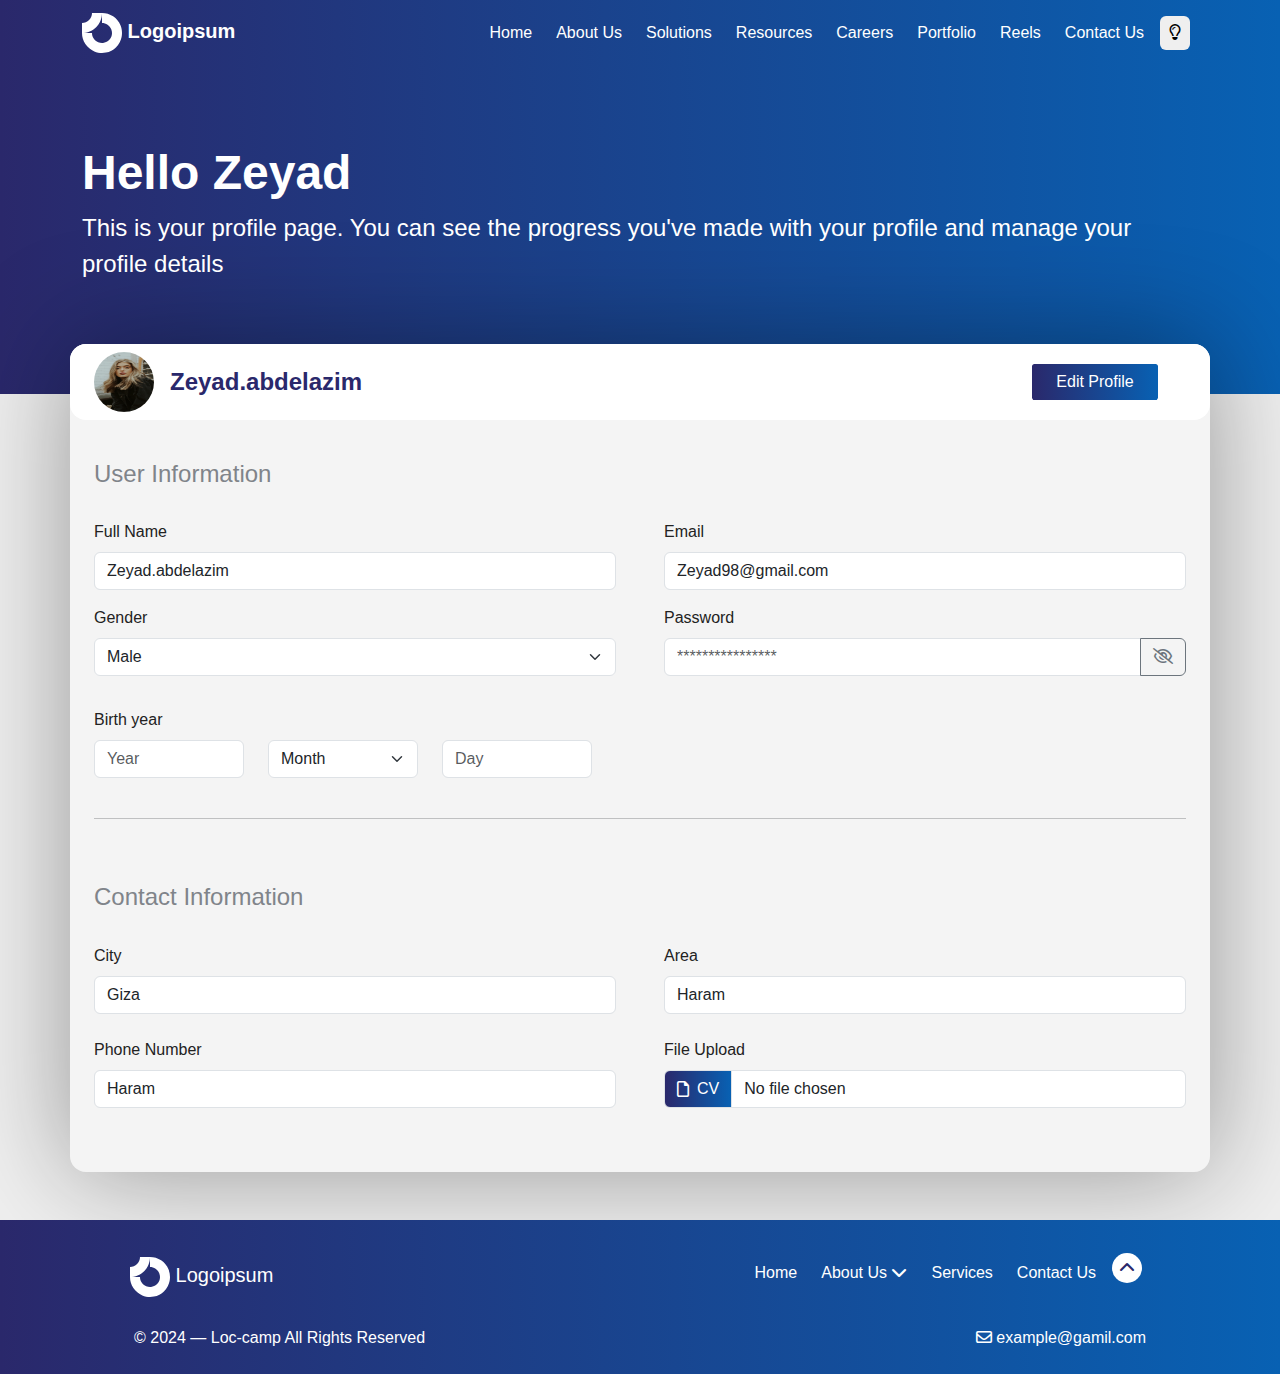
<file: profile.html>
<!DOCTYPE html>
<html lang="en">
  <head>
    <meta charset="UTF-8" />
    <meta name="viewport" content="width=device-width, initial-scale=1.0" />
    <title>Loc-Camp</title>
    <!-- bootstrap 5.3.2 -->
    <link
      rel="stylesheet"
      href="./assests/vendors/bootstrap/css/bootstrap.min.css"
    />
    <!-- Font-awesome -->
    <link rel="stylesheet" href="./assests/vendors/font-awesome/all.min.css" />
    <!-- main css -->
    <link rel="stylesheet" href="./assests/css/main.css" />
    <link class="theme" rel="stylesheet" href="./assests/css/light.css" />
  </head>

  <body>
    <!-- ===== Navbar ===== -->
    <nav class="navbar navbar-expand-lg fixed-top px-lg-4 px-md-1 px-2">
      <div class="container">
        <a class="navbar-brand fw-bold" href="./index.html">
          <svg
            id="logo-86"
            width="40"
            height="40"
            viewBox="0 0 40 40"
            fill="none"
            xmlns="http://www.w3.org/2000/svg"
          >
            <path
              class="ccustom"
              fill-rule="evenodd"
              clip-rule="evenodd"
              d="M25.5557 11.6853C23.9112 10.5865 21.9778 10 20 10V0C23.9556 0 27.8224 1.17298 31.1114 3.37061C34.4004 5.56823 36.9638 8.69181 38.4776 12.3463C39.9913 16.0008 40.3874 20.0222 39.6157 23.9018C38.844 27.7814 36.9392 31.3451 34.1421 34.1421C31.3451 36.9392 27.7814 38.844 23.9018 39.6157C20.0222 40.3874 16.0008 39.9913 12.3463 38.4776C8.69181 36.9638 5.56823 34.4004 3.37061 31.1114C1.17298 27.8224 0 23.9556 0 20H10C10 21.9778 10.5865 23.9112 11.6853 25.5557C12.7841 27.2002 14.3459 28.4819 16.1732 29.2388C18.0004 29.9957 20.0111 30.1937 21.9509 29.8078C23.8907 29.422 25.6725 28.4696 27.0711 27.0711C28.4696 25.6725 29.422 23.8907 29.8078 21.9509C30.1937 20.0111 29.9957 18.0004 29.2388 16.1732C28.4819 14.3459 27.2002 12.7841 25.5557 11.6853Z"
              fill="#007DFC"
            ></path>
            <path
              class="ccustom"
              fill-rule="evenodd"
              clip-rule="evenodd"
              d="M10 5.16562e-07C10 1.31322 9.74135 2.61358 9.2388 3.82683C8.73625 5.04009 7.99966 6.14248 7.07107 7.07107C6.14249 7.99966 5.0401 8.73625 3.82684 9.2388C2.61358 9.74134 1.31322 10 5.4439e-06 10L5.00679e-06 20C2.62644 20 5.22716 19.4827 7.65368 18.4776C10.0802 17.4725 12.285 15.9993 14.1421 14.1421C15.9993 12.285 17.4725 10.0802 18.4776 7.65367C19.4827 5.22715 20 2.62643 20 -3.81469e-06L10 5.16562e-07Z"
              fill="#007DFC"
            ></path>
          </svg>

          Logoipsum
        </a>
        <button
          class="navbar-toggler"
          type="button"
          data-bs-toggle="collapse"
          data-bs-target="#navbarSupportedContent"
          aria-controls="navbarSupportedContent"
          aria-expanded="false"
          aria-label="Toggle navigation"
        >
          <span class="navbar-toggler-icon"></span>
        </button>
        <div class="collapse navbar-collapse" id="navbarSupportedContent">
          <ul class="navbar-nav ms-auto mb-2 mb-lg-0">
            <li class="nav-item me-2">
              <a
                class="nav-link px-lg-2 px-1"
                aria-current="page"
                href="./index.html"
                >Home</a
              >
            </li>
            <li class="nav-item me-2">
              <a
                class="nav-link px-lg-2 px-1"
                aria-current="page"
                href="./aboutUs.html"
                >About Us</a
              >
            </li>
            <li class="nav-item me-2">
              <a
                class="nav-link px-lg-2 px-1"
                aria-current="page"
                href="./category.html"
                >Solutions</a
              >
            </li>
            <li class="nav-item me-2">
              <a
                class="nav-link px-lg-2 px-1"
                aria-current="page"
                href="./category.html"
                >Resources</a
              >
            </li>
            <li class="nav-item me-2">
              <a
                class="nav-link px-lg-2 px-1"
                aria-current="page"
                href="./jobSearch.html"
                >Careers</a
              >
            </li>
            <li class="nav-item me-2">
              <a
                class="nav-link px-lg-2 px-1"
                aria-current="page"
                href="./portfolio.html"
                >Portfolio</a
              >
            </li>
            <li class="nav-item me-2">
              <a
                class="nav-link px-lg-2 px-1"
                aria-current="page"
                href="./reels.html"
                >Reels</a
              >
            </li>
            <li class="nav-item me-2">
              <a
                class="nav-link px-lg-2 px-1"
                aria-current="page"
                href="./contact-us.html"
                >Contact Us</a
              >
            </li>
            <li class="nav-item me-2 d-flex align-items-center">
              <button class="btn themeBtn light px-lg-2 px-1 py-1">
                <i class="fa-regular fa-lightbulb"></i>
              </button>
            </li>
          </ul>
        </div>
      </div>
    </nav>
    <!-- ===== End of Navbar ===== -->
    <!-- main -->
    <main class="my-5">
      <section id="profile" class="py-5">
        <div class="main py-5">
          <div class="container">
            <div class="row">
              <h1 class="display-5 fw-semibold">Hello Zeyad</h1>
              <p class="fs-4">
                This is your profile page. You can see the progress you've made
                with your profile and manage your profile details
              </p>
            </div>
          </div>
        </div>
      </section>
      <section id="user-profile" class="px-sm-0 px-2">
        <div class="container">
          <div class="row container-form pb-5 rounded-4">
            <div
              class="navbar rounded-4 justify-content-center align-items-center col-12 px-md-4 px-2"
            >
              <div class="col-lg-10 col-md-9 col-sm-8 col-12">
                <a
                  class="nav-link nav-profile d-flex align-items-center pe-0"
                  href="#"
                >
                  <img
                    src="assests/images/photo.png"
                    alt="Profile"
                    class="rounded-circle"
                    width="60"
                    height="60"
                  />
                  <span class="ps-3 user-name fs-4 fw-semibold"
                    >Zeyad.abdelazim
                  </span>
                </a>
              </div>
              <div
                class="col-lg-2 col-md-3 col-sm-4 edt-pro col-12 text-center mb-sm-0 mb-2"
              >
                <a href="edit-profile.html" class="btn px-sm-4 px-5"
                  >Edit Profile</a
                >
              </div>
            </div>
            <!-- ueser Information -->
            <div class="main-user-input col-12 px-4 mt-3">
              <h4 class="py-4">User Information</h4>
              <div class="row gx-5 gy-3">
                <div class="col-md-6">
                  <label for="inputName" class="form-label">Full Name</label>
                  <input
                    type="text"
                    value="Zeyad.abdelazim"
                    id="inputName"
                    class="form-control"
                    readonly
                  />
                </div>
                <div class="col-md-6">
                  <label for="inputEmail4" class="form-label">Email</label>
                  <input
                    type="email"
                    class="form-control"
                    id="inputEmail4"
                    value="Zeyad98@gmail.com"
                    readonly
                  />
                </div>
                <div class="col-md-6">
                  <label for="inputState" class="form-label">Gender</label>
                  <select id="inputState" class="form-select">
                    <option selected>Male</option>
                    <option>Female</option>
                  </select>
                </div>
                <div class="col-md-6">
                  <label for="inputPassword4" class="form-label"
                    >Password</label
                  >
                  <div class="input-group mb-3">
                    <input
                      type="password"
                      placeholder="****************"
                      class="form-control"
                      id="inputPassword4"
                      readonly
                    />
                    <!-- show only in edit page -->
                    <button
                      class="btn btn-outline-secondary"
                      id="button-addon2"
                    >
                      <i class="fa-regular fa-eye-slash"></i>
                    </button>
                  </div>
                </div>
                <div class="col-lg-6 col-md-8">
                  <label for="inputDate" class="form-label">Birth year</label>
                  <div class="col-12 row">
                    <div class="col-sm-4 mb-sm-0 mb-3">
                      <input
                        class="form-control"
                        type="text"
                        placeholder="Year"
                        readonly
                      />
                    </div>
                    <div class="col-sm-4 mb-sm-0 mb-3">
                      <select id="birthMonth" class="form-select">
                        <option value="" disabled selected>Month</option>
                        <option value="January">January</option>
                        <option value="February">February</option>
                        <option value="March">March</option>
                        <option value="April">April</option>
                        <option value="May">May</option>
                        <option value="June">June</option>
                        <option value="July">July</option>
                        <option value="August">August</option>
                        <option value="September">September</option>
                        <option value="October">October</option>
                        <option value="November">November</option>
                        <option value="December">December</option>
                      </select>
                    </div>
                    <div class="col-sm-4 mb-sm-0 mb-3">
                      <input
                        type="text"
                        placeholder="Day"
                        class="form-control"
                        readonly
                      />
                    </div>
                  </div>
                </div>
              </div>
            </div>
            <!-- end user Information -->
            <div class="col-12 px-4 my-4">
              <hr />
            </div>
            <!--Contact Information  -->
            <div class="main-user-input col-12 px-4">
              <h4 class="py-4">Contact Information</h4>
              <div class="row gx-5 gy-4">
                <div class="col-md-6">
                  <label for="inputcity" class="form-label">City</label>
                  <input
                    type="text"
                    value="Giza"
                    id="inputcity"
                    class="form-control"
                    readonly
                  />
                </div>
                <div class="col-md-6">
                  <label for="inputarea" class="form-label">Area</label>
                  <input
                    type="email"
                    value="Haram"
                    class="form-control"
                    id="inputarea"
                    readonly
                  />
                </div>
                <div class="col-md-6">
                  <label for="inputnumber" class="form-label"
                    >Phone Number</label
                  >
                  <input
                    type="tel"
                    value="Haram"
                    class="form-control"
                    id="inputnumber"
                    readonly
                  />
                </div>
                <div class="col-md-6">
                  <label for="formFile" class="form-label">File Upload</label>
                  <div class="input-group mb-3">
                    <label class="input-group-text cl-2" for="formFile"
                      ><i class="fa-regular fa-file pe-2"></i> CV</label
                    >
                    <input
                      type="file"
                      value="File Name"
                      class="form-control cl"
                      id="formFile"
                      readonly
                    />
                  </div>
                </div>
              </div>
            </div>
            <!--end Contact Information  -->
          </div>
        </div>
      </section>
    </main>
    <!-- end main -->
    <!-- ===== Footer ===== -->
    <footer class="py-4">
      <div class="container px-lg-5 px-sm-2">
        <div class="navbar navbar-expand-md mb-3">
          <div class="container text-md-start text-center">
            <a class="navbar-brand col-md-3 col-12" href="#">
              <svg
                id="logo-86"
                width="40"
                height="40"
                viewBox="0 0 40 40"
                fill="none"
                xmlns="http://www.w3.org/2000/svg"
              >
                <path
                  class="ccustom"
                  fill-rule="evenodd"
                  clip-rule="evenodd"
                  d="M25.5557 11.6853C23.9112 10.5865 21.9778 10 20 10V0C23.9556 0 27.8224 1.17298 31.1114 3.37061C34.4004 5.56823 36.9638 8.69181 38.4776 12.3463C39.9913 16.0008 40.3874 20.0222 39.6157 23.9018C38.844 27.7814 36.9392 31.3451 34.1421 34.1421C31.3451 36.9392 27.7814 38.844 23.9018 39.6157C20.0222 40.3874 16.0008 39.9913 12.3463 38.4776C8.69181 36.9638 5.56823 34.4004 3.37061 31.1114C1.17298 27.8224 0 23.9556 0 20H10C10 21.9778 10.5865 23.9112 11.6853 25.5557C12.7841 27.2002 14.3459 28.4819 16.1732 29.2388C18.0004 29.9957 20.0111 30.1937 21.9509 29.8078C23.8907 29.422 25.6725 28.4696 27.0711 27.0711C28.4696 25.6725 29.422 23.8907 29.8078 21.9509C30.1937 20.0111 29.9957 18.0004 29.2388 16.1732C28.4819 14.3459 27.2002 12.7841 25.5557 11.6853Z"
                  fill="#007DFC"
                ></path>
                <path
                  class="ccustom"
                  fill-rule="evenodd"
                  clip-rule="evenodd"
                  d="M10 5.16562e-07C10 1.31322 9.74135 2.61358 9.2388 3.82683C8.73625 5.04009 7.99966 6.14248 7.07107 7.07107C6.14249 7.99966 5.0401 8.73625 3.82684 9.2388C2.61358 9.74134 1.31322 10 5.4439e-06 10L5.00679e-06 20C2.62644 20 5.22716 19.4827 7.65368 18.4776C10.0802 17.4725 12.285 15.9993 14.1421 14.1421C15.9993 12.285 17.4725 10.0802 18.4776 7.65367C19.4827 5.22715 20 2.62643 20 -3.81469e-06L10 5.16562e-07Z"
                  fill="#007DFC"
                ></path>
              </svg>

              Logoipsum
            </a>
            <div id="navbarSupportedContent" class="col-md col-12">
              <ul
                class="navbar-nav justify-content-md-end justify-content-center mb-2 mb-lg-0"
              >
                <li class="nav-item me-2 mb-2">
                  <a class="nav-link" aria-current="page" href="#">Home</a>
                </li>
                <li class="nav-item me-2 mb-2 dropdown">
                  <a
                    class="nav-link"
                    href="#"
                    role="button"
                    data-bs-toggle="dropdown"
                    aria-expanded="false"
                  >
                    About Us
                    <i class="fa-solid fa-chevron-down"></i>
                  </a>
                  <ul class="dropdown-menu">
                    <li><a class="dropdown-item" href="#">About Us 1</a></li>
                    <li><a class="dropdown-item" href="#">About Us 2</a></li>
                    <li>
                      <hr class="dropdown-divider" />
                    </li>
                    <li>
                      <a class="dropdown-item" href="#">Something else here</a>
                    </li>
                  </ul>
                </li>
                <li class="nav-item me-2 mb-2">
                  <a class="nav-link" aria-current="page" href="#">Services</a>
                </li>
                <li class="nav-item me-2 mb-2">
                  <a
                    class="nav-link"
                    aria-current="page"
                    href="./contact-us.html"
                    >Contact Us</a
                  >
                </li>
                <li class="nav-item me-2 mb-2">
                  <a class="nav-link scroll-top" aria-current="page"
                    ><i class="fa-solid fa-chevron-up"></i
                  ></a>
                </li>
              </ul>
            </div>
          </div>
        </div>
        <div class="row px-3">
          <div
            class="col-md-6 col-12 order-sm-1 order-2 text-md-start text-center"
          >
            © 2024 — Loc-camp All Rights Reserved
          </div>
          <div
            class="col-md-6 col-12 order-sm-2 order-1 text-md-end text-center mb-sm-0 mb-3"
          >
            <i class="fa-regular fa-envelope"></i> example@gamil.com
          </div>
        </div>
      </div>
    </footer>
    <!-- ===== End of Footer ===== -->
    <!-- Scripts -->
    <!-- bootstrap JS 5.3.2 -->
    <script src="./assests/vendors/bootstrap/js/bootstrap.bundle.min.js"></script>
    <!-- main JS -->
    <script src="./assests/js/main.js"></script>
  </body>
</html>
</file>
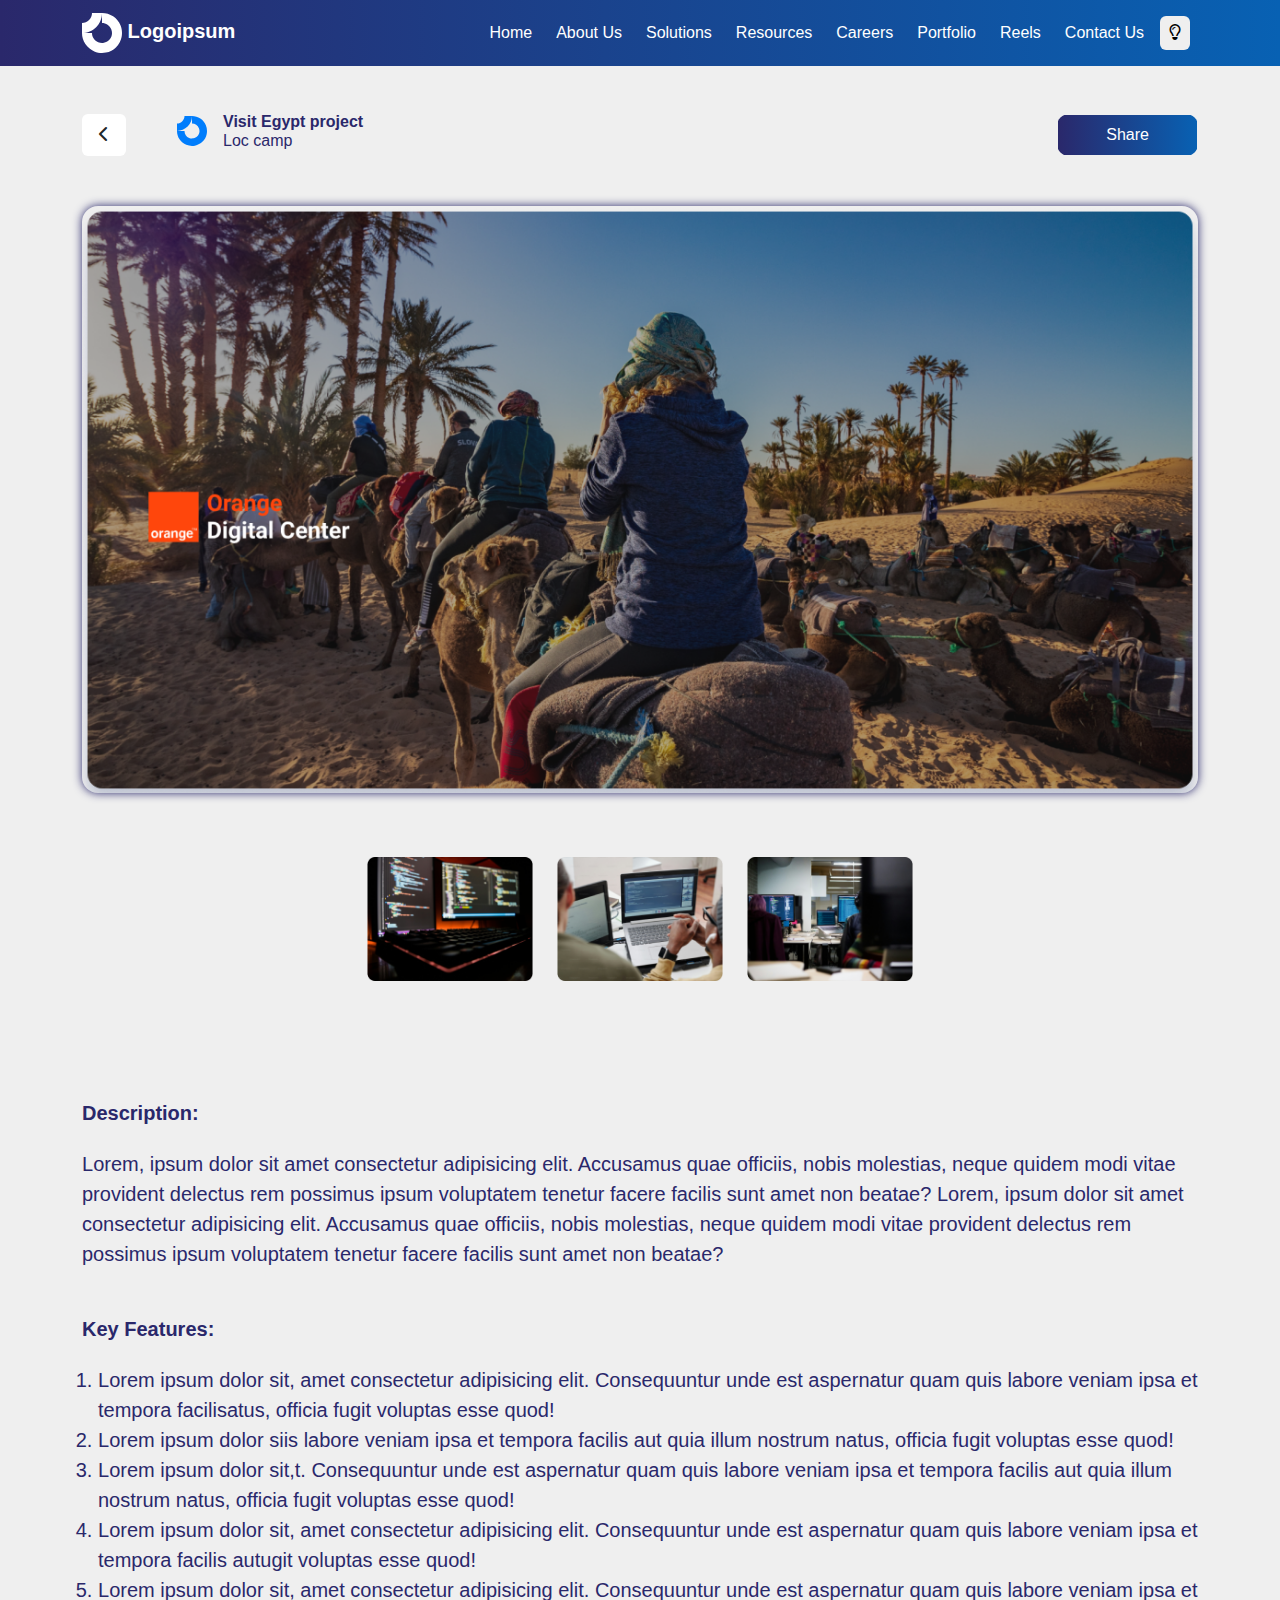
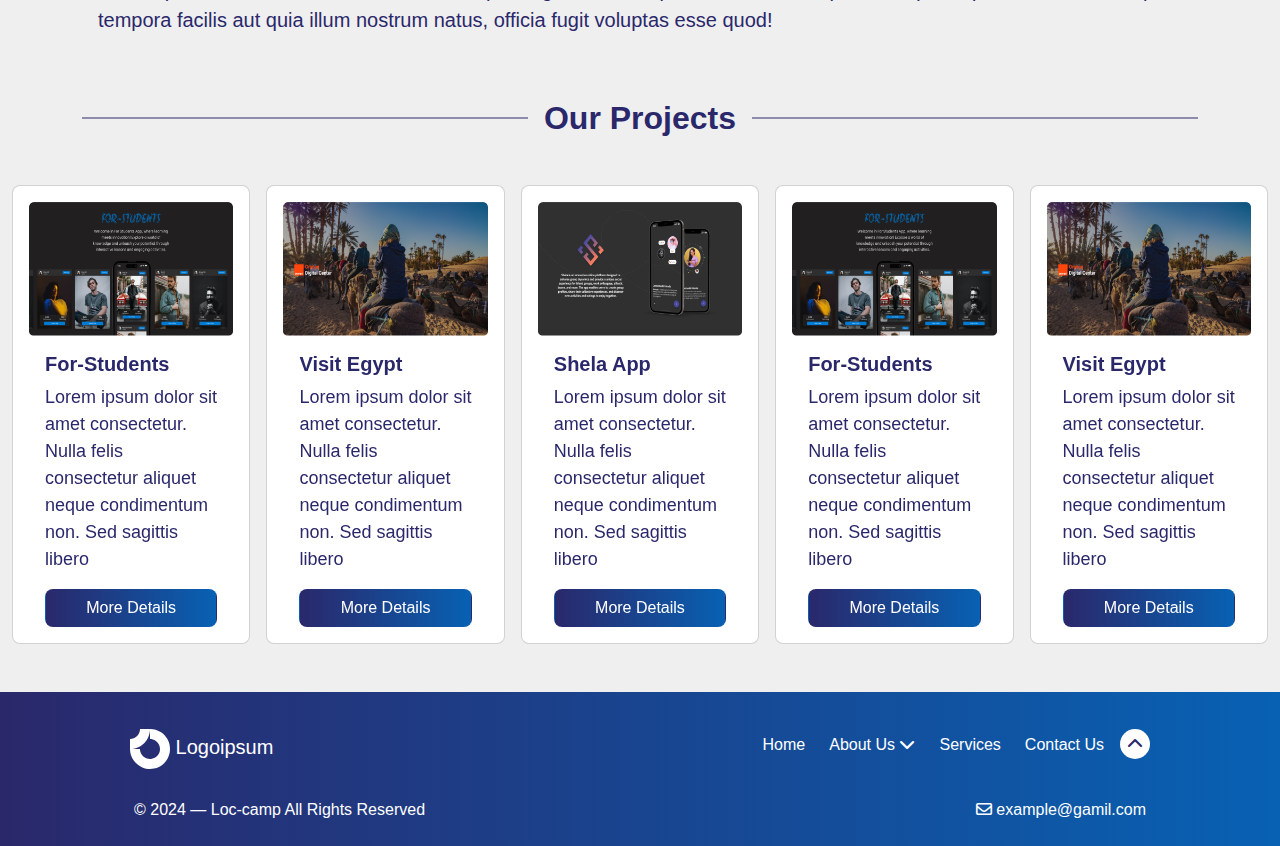
<file: project.html>
<!DOCTYPE html>
<html lang="en">
  <head>
    <meta charset="UTF-8" />
    <meta name="viewport" content="width=device-width, initial-scale=1.0" />
    <title>Loc-Camp</title>
    <!-- bootstrap 5.3.2 -->
    <link
      rel="stylesheet"
      href="./assests/vendors/bootstrap/css/bootstrap.min.css"
    />
    <!-- Font-awesome -->
    <link rel="stylesheet" href="./assests/vendors/font-awesome/all.min.css" />
    <!-- ===================
      #  Injected in this page
        =================== -->
    <!-- swiper -->
    <link
      rel="stylesheet"
      href="./assests/vendors/swiper/swiper-bundle.min.css"
    />
    <!-- ===================
      #  End of injection
        =================== -->
    <!-- main css -->
    <link rel="stylesheet" href="./assests/css/main.css" />
    <link class="theme" rel="stylesheet" href="./assests/css/light.css" />
  </head>
  <body>
    <!-- ===== Navbar ===== -->
    <nav class="navbar navbar-expand-lg fixed-top px-lg-4 px-md-1 px-2">
      <div class="container">
        <a class="navbar-brand fw-bold" href="./index.html">
          <svg
            id="logo-86"
            width="40"
            height="40"
            viewBox="0 0 40 40"
            fill="none"
            xmlns="http://www.w3.org/2000/svg"
          >
            <path
              class="ccustom"
              fill-rule="evenodd"
              clip-rule="evenodd"
              d="M25.5557 11.6853C23.9112 10.5865 21.9778 10 20 10V0C23.9556 0 27.8224 1.17298 31.1114 3.37061C34.4004 5.56823 36.9638 8.69181 38.4776 12.3463C39.9913 16.0008 40.3874 20.0222 39.6157 23.9018C38.844 27.7814 36.9392 31.3451 34.1421 34.1421C31.3451 36.9392 27.7814 38.844 23.9018 39.6157C20.0222 40.3874 16.0008 39.9913 12.3463 38.4776C8.69181 36.9638 5.56823 34.4004 3.37061 31.1114C1.17298 27.8224 0 23.9556 0 20H10C10 21.9778 10.5865 23.9112 11.6853 25.5557C12.7841 27.2002 14.3459 28.4819 16.1732 29.2388C18.0004 29.9957 20.0111 30.1937 21.9509 29.8078C23.8907 29.422 25.6725 28.4696 27.0711 27.0711C28.4696 25.6725 29.422 23.8907 29.8078 21.9509C30.1937 20.0111 29.9957 18.0004 29.2388 16.1732C28.4819 14.3459 27.2002 12.7841 25.5557 11.6853Z"
              fill="#007DFC"
            ></path>
            <path
              class="ccustom"
              fill-rule="evenodd"
              clip-rule="evenodd"
              d="M10 5.16562e-07C10 1.31322 9.74135 2.61358 9.2388 3.82683C8.73625 5.04009 7.99966 6.14248 7.07107 7.07107C6.14249 7.99966 5.0401 8.73625 3.82684 9.2388C2.61358 9.74134 1.31322 10 5.4439e-06 10L5.00679e-06 20C2.62644 20 5.22716 19.4827 7.65368 18.4776C10.0802 17.4725 12.285 15.9993 14.1421 14.1421C15.9993 12.285 17.4725 10.0802 18.4776 7.65367C19.4827 5.22715 20 2.62643 20 -3.81469e-06L10 5.16562e-07Z"
              fill="#007DFC"
            ></path>
          </svg>

          Logoipsum
        </a>
        <button
          class="navbar-toggler"
          type="button"
          data-bs-toggle="collapse"
          data-bs-target="#navbarSupportedContent"
          aria-controls="navbarSupportedContent"
          aria-expanded="false"
          aria-label="Toggle navigation"
        >
          <span class="navbar-toggler-icon"></span>
        </button>
        <div class="collapse navbar-collapse" id="navbarSupportedContent">
          <ul class="navbar-nav ms-auto mb-2 mb-lg-0">
            <li class="nav-item me-2">
              <a
                class="nav-link px-lg-2 px-1"
                aria-current="page"
                href="./index.html"
                >Home</a
              >
            </li>
            <li class="nav-item me-2">
              <a
                class="nav-link px-lg-2 px-1"
                aria-current="page"
                href="./aboutUs.html"
                >About Us</a
              >
            </li>
            <li class="nav-item me-2">
              <a
                class="nav-link px-lg-2 px-1"
                aria-current="page"
                href="./category.html"
                >Solutions</a
              >
            </li>
            <li class="nav-item me-2">
              <a
                class="nav-link px-lg-2 px-1"
                aria-current="page"
                href="./category.html"
                >Resources</a
              >
            </li>
            <li class="nav-item me-2">
              <a
                class="nav-link px-lg-2 px-1"
                aria-current="page"
                href="./jobSearch.html"
                >Careers</a
              >
            </li>
            <li class="nav-item me-2">
              <a
                class="nav-link px-lg-2 px-1"
                aria-current="page"
                href="./portfolio.html"
                >Portfolio</a
              >
            </li>
            <li class="nav-item me-2">
              <a
                class="nav-link px-lg-2 px-1"
                aria-current="page"
                href="./reels.html"
                >Reels</a
              >
            </li>
            <li class="nav-item me-2">
              <a
                class="nav-link px-lg-2 px-1"
                aria-current="page"
                href="./contact-us.html"
                >Contact Us</a
              >
            </li>
            <li class="nav-item me-2 d-flex align-items-center">
              <button class="btn themeBtn light px-lg-2 px-1 py-1">
                <i class="fa-regular fa-lightbulb"></i>
              </button>
            </li>
          </ul>
        </div>
      </div>
    </nav>
    <!-- ===== End of Navbar ===== -->
    <!-- ===== main ===== -->
    <main class="mt-5 pt-3">
      <section id="projectImg" class="pt-5 pb-md-5 pb-2">
        <div class="container">
          <div class="row mb-5 align-items-center">
            <div class="col-md-1 col-2">
              <a class="btn"><i class="fa-solid fa-chevron-left"></i></a>
            </div>
            <div class="col-md-9 col-6 pe-0">
              <h4 class="d-flex align-items-center">
                <svg
                  class="me-md-3 me-1"
                  id="logo-86"
                  width="30"
                  height="30"
                  viewBox="0 0 40 40"
                  fill="none"
                  xmlns="http://www.w3.org/2000/svg"
                >
                  <path
                    class="ccustom"
                    fill-rule="evenodd"
                    clip-rule="evenodd"
                    d="M25.5557 11.6853C23.9112 10.5865 21.9778 10 20 10V0C23.9556 0 27.8224 1.17298 31.1114 3.37061C34.4004 5.56823 36.9638 8.69181 38.4776 12.3463C39.9913 16.0008 40.3874 20.0222 39.6157 23.9018C38.844 27.7814 36.9392 31.3451 34.1421 34.1421C31.3451 36.9392 27.7814 38.844 23.9018 39.6157C20.0222 40.3874 16.0008 39.9913 12.3463 38.4776C8.69181 36.9638 5.56823 34.4004 3.37061 31.1114C1.17298 27.8224 0 23.9556 0 20H10C10 21.9778 10.5865 23.9112 11.6853 25.5557C12.7841 27.2002 14.3459 28.4819 16.1732 29.2388C18.0004 29.9957 20.0111 30.1937 21.9509 29.8078C23.8907 29.422 25.6725 28.4696 27.0711 27.0711C28.4696 25.6725 29.422 23.8907 29.8078 21.9509C30.1937 20.0111 29.9957 18.0004 29.2388 16.1732C28.4819 14.3459 27.2002 12.7841 25.5557 11.6853Z"
                    fill="#007DFC"
                  ></path>
                  <path
                    class="ccustom"
                    fill-rule="evenodd"
                    clip-rule="evenodd"
                    d="M10 5.16562e-07C10 1.31322 9.74135 2.61358 9.2388 3.82683C8.73625 5.04009 7.99966 6.14248 7.07107 7.07107C6.14249 7.99966 5.0401 8.73625 3.82684 9.2388C2.61358 9.74134 1.31322 10 5.4439e-06 10L5.00679e-06 20C2.62644 20 5.22716 19.4827 7.65368 18.4776C10.0802 17.4725 12.285 15.9993 14.1421 14.1421C15.9993 12.285 17.4725 10.0802 18.4776 7.65367C19.4827 5.22715 20 2.62643 20 -3.81469e-06L10 5.16562e-07Z"
                    fill="#007DFC"
                  ></path>
                </svg>
                <div>
                  <p class="mb-0 fw-bold fs-6">visit Egypt project</p>
                  <p class="mb-0 fs-6">loc camp</p>
                </div>
              </h4>
            </div>
            <div class="col-md-2 col-4 text-end ps-0">
              <button class="btn px-md-5 px-4 py-2">Share</button>
            </div>
          </div>
          <div class="main-image text-center mb-3 pb-5">
            <img class="img-fluid" src="./assests/images/Sidebar.png" alt="" />
          </div>
          <div class="thumb-images text-center mb-4">
            <div class="row justify-content-center align-items-center">
              <div class="col-lg-2 col-md-3 col-4 mb-sm-0 mb-3">
                <img
                  class="img-fluid"
                  src="./assests/images/Sidebar-1.png"
                  alt=""
                />
              </div>
              <div class="col-lg-2 col-md-3 col-4 mb-sm-0 mb-3">
                <img
                  class="img-fluid"
                  src="./assests/images/Sidebar-2.png"
                  alt=""
                />
              </div>
              <div class="col-lg-2 col-md-3 col-4 mb-sm-0 mb-3">
                <img
                  class="img-fluid"
                  src="./assests/images/Sidebar-3.png"
                  alt=""
                />
              </div>
            </div>
          </div>
        </div>
      </section>
      <section id="project-content" class="pb-5 pt-md-5 pt-2">
        <div class="container">
          <div class="description mb-5">
            <h3 class="mb-md-4 mb-2 fw-semibold">description:</h3>
            <p>
              Lorem, ipsum dolor sit amet consectetur adipisicing elit.
              Accusamus quae officiis, nobis molestias, neque quidem modi vitae
              provident delectus rem possimus ipsum voluptatem tenetur facere
              facilis sunt amet non beatae? Lorem, ipsum dolor sit amet
              consectetur adipisicing elit. Accusamus quae officiis, nobis
              molestias, neque quidem modi vitae provident delectus rem possimus
              ipsum voluptatem tenetur facere facilis sunt amet non beatae?
            </p>
          </div>
          <div class="keyFeatures">
            <h3 class="mb-4 fw-semibold">Key Features:</h3>
            <ol class="ps-3">
              <li>
                Lorem ipsum dolor sit, amet consectetur adipisicing elit.
                Consequuntur unde est aspernatur quam quis labore veniam ipsa et
                tempora facilisatus, officia fugit voluptas esse quod!
              </li>
              <li>
                Lorem ipsum dolor siis labore veniam ipsa et tempora facilis aut
                quia illum nostrum natus, officia fugit voluptas esse quod!
              </li>
              <li>
                Lorem ipsum dolor sit,t. Consequuntur unde est aspernatur quam
                quis labore veniam ipsa et tempora facilis aut quia illum
                nostrum natus, officia fugit voluptas esse quod!
              </li>
              <li>
                Lorem ipsum dolor sit, amet consectetur adipisicing elit.
                Consequuntur unde est aspernatur quam quis labore veniam ipsa et
                tempora facilis autugit voluptas esse quod!
              </li>
              <li>
                Lorem ipsum dolor sit, amet consectetur adipisicing elit.
                Consequuntur unde est aspernatur quam quis labore veniam ipsa et
                tempora facilis aut quia illum nostrum natus, officia fugit
                voluptas esse quod!
              </li>
            </ol>
          </div>
        </div>
      </section>
      <section id="ourProjects" class="pb-5">
        <div class="container mb-5">
          <h2 class="text-center fw-bold">Our Projects</h2>
        </div>
        <div class="container-fluid">
          <div class="swiper">
            <div class="swiper-wrapper">
              <div class="swiper-slide">
                <div class="card p-3 pb-0">
                  <img
                    src="./assests/images/video.png"
                    class="card-img-top"
                    alt="..."
                  />
                  <div class="card-body text-start">
                    <h5 class="card-title fw-semibold">For-Students</h5>
                    <p class="card-text">
                      Lorem ipsum dolor sit amet consectetur. Nulla felis
                      consectetur aliquet neque condimentum non. Sed sagittis
                      libero
                    </p>
                    <a href="./project.html" class="btn col-12">More Details</a>
                  </div>
                </div>
              </div>
              <div class="swiper-slide">
                <div class="card p-3 pb-0">
                  <img
                    src="./assests/images/video-1.png"
                    class="card-img-top"
                    alt="..."
                  />
                  <div class="card-body text-start">
                    <h5 class="card-title fw-semibold">Visit Egypt</h5>
                    <p class="card-text">
                      Lorem ipsum dolor sit amet consectetur. Nulla felis
                      consectetur aliquet neque condimentum non. Sed sagittis
                      libero
                    </p>
                    <a href="./project.html" class="btn col-12">More Details</a>
                  </div>
                </div>
              </div>
              <div class="swiper-slide">
                <div class="card p-3 pb-0">
                  <img
                    src="./assests/images/video-2.png"
                    class="card-img-top"
                    alt="..."
                  />
                  <div class="card-body text-start">
                    <h5 class="card-title fw-semibold">Shela App</h5>
                    <p class="card-text">
                      Lorem ipsum dolor sit amet consectetur. Nulla felis
                      consectetur aliquet neque condimentum non. Sed sagittis
                      libero
                    </p>
                    <a href="./project.html" class="btn col-12">More Details</a>
                  </div>
                </div>
              </div>
              <div class="swiper-slide">
                <div class="card p-3 pb-0">
                  <img
                    src="./assests/images/video.png"
                    class="card-img-top"
                    alt="..."
                  />
                  <div class="card-body text-start">
                    <h5 class="card-title fw-semibold">For-Students</h5>
                    <p class="card-text">
                      Lorem ipsum dolor sit amet consectetur. Nulla felis
                      consectetur aliquet neque condimentum non. Sed sagittis
                      libero
                    </p>
                    <a href="./project.html" class="btn col-12">More Details</a>
                  </div>
                </div>
              </div>
              <div class="swiper-slide">
                <div class="card p-3 pb-0">
                  <img
                    src="./assests/images/video-1.png"
                    class="card-img-top"
                    alt="..."
                  />
                  <div class="card-body text-start">
                    <h5 class="card-title fw-semibold">Visit Egypt</h5>
                    <p class="card-text">
                      Lorem ipsum dolor sit amet consectetur. Nulla felis
                      consectetur aliquet neque condimentum non. Sed sagittis
                      libero
                    </p>
                    <a href="./project.html" class="btn col-12">More Details</a>
                  </div>
                </div>
              </div>
              <div class="swiper-slide">
                <div class="card p-3 pb-0">
                  <img
                    src="./assests/images/video-2.png"
                    class="card-img-top"
                    alt="..."
                  />
                  <div class="card-body text-start">
                    <h5 class="card-title fw-semibold">Shela App</h5>
                    <p class="card-text">
                      Lorem ipsum dolor sit amet consectetur. Nulla felis
                      consectetur aliquet neque condimentum non. Sed sagittis
                      libero
                    </p>
                    <a href="./project.html" class="btn col-12">More Details</a>
                  </div>
                </div>
              </div>
              <div class="swiper-slide">
                <div class="card p-3 pb-0">
                  <img
                    src="./assests/images/video.png"
                    class="card-img-top"
                    alt="..."
                  />
                  <div class="card-body text-start">
                    <h5 class="card-title fw-semibold">For-Students</h5>
                    <p class="card-text">
                      Lorem ipsum dolor sit amet consectetur. Nulla felis
                      consectetur aliquet neque condimentum non. Sed sagittis
                      libero
                    </p>
                    <a href="./project.html" class="btn col-12">More Details</a>
                  </div>
                </div>
              </div>
              <div class="swiper-slide">
                <div class="card p-3 pb-0">
                  <img
                    src="./assests/images/video-1.png"
                    class="card-img-top"
                    alt="..."
                  />
                  <div class="card-body text-start">
                    <h5 class="card-title fw-semibold">Visit Egypt</h5>
                    <p class="card-text">
                      Lorem ipsum dolor sit amet consectetur. Nulla felis
                      consectetur aliquet neque condimentum non. Sed sagittis
                      libero
                    </p>
                    <a href="./project.html" class="btn col-12">More Details</a>
                  </div>
                </div>
              </div>
              <div class="swiper-slide">
                <div class="card p-3 pb-0">
                  <img
                    src="./assests/images/video-2.png"
                    class="card-img-top"
                    alt="..."
                  />
                  <div class="card-body text-start">
                    <h5 class="card-title fw-semibold">Shela App</h5>
                    <p class="card-text">
                      Lorem ipsum dolor sit amet consectetur. Nulla felis
                      consectetur aliquet neque condimentum non. Sed sagittis
                      libero
                    </p>
                    <a href="./project.html" class="btn col-12">More Details</a>
                  </div>
                </div>
              </div>
              <div class="swiper-slide">
                <div class="card p-3 pb-0">
                  <img
                    src="./assests/images/video.png"
                    class="card-img-top"
                    alt="..."
                  />
                  <div class="card-body text-start">
                    <h5 class="card-title fw-semibold">For-Students</h5>
                    <p class="card-text">
                      Lorem ipsum dolor sit amet consectetur. Nulla felis
                      consectetur aliquet neque condimentum non. Sed sagittis
                      libero
                    </p>
                    <a href="./project.html" class="btn col-12">More Details</a>
                  </div>
                </div>
              </div>
              <div class="swiper-slide">
                <div class="card p-3 pb-0">
                  <img
                    src="./assests/images/video-1.png"
                    class="card-img-top"
                    alt="..."
                  />
                  <div class="card-body text-start">
                    <h5 class="card-title fw-semibold">Visit Egypt</h5>
                    <p class="card-text">
                      Lorem ipsum dolor sit amet consectetur. Nulla felis
                      consectetur aliquet neque condimentum non. Sed sagittis
                      libero
                    </p>
                    <a href="./project.html" class="btn col-12">More Details</a>
                  </div>
                </div>
              </div>
              <div class="swiper-slide">
                <div class="card p-3 pb-0">
                  <img
                    src="./assests/images/video-2.png"
                    class="card-img-top"
                    alt="..."
                  />
                  <div class="card-body text-start">
                    <h5 class="card-title fw-semibold">Shela App</h5>
                    <p class="card-text">
                      Lorem ipsum dolor sit amet consectetur. Nulla felis
                      consectetur aliquet neque condimentum non. Sed sagittis
                      libero
                    </p>
                    <a href="./project.html" class="btn col-12">More Details</a>
                  </div>
                </div>
              </div>
              <div class="swiper-slide">
                <div class="card p-3 pb-0">
                  <img
                    src="./assests/images/video.png"
                    class="card-img-top"
                    alt="..."
                  />
                  <div class="card-body text-start">
                    <h5 class="card-title fw-semibold">For-Students</h5>
                    <p class="card-text">
                      Lorem ipsum dolor sit amet consectetur. Nulla felis
                      consectetur aliquet neque condimentum non. Sed sagittis
                      libero
                    </p>
                    <a href="./project.html" class="btn col-12">More Details</a>
                  </div>
                </div>
              </div>
              <div class="swiper-slide">
                <div class="card p-3 pb-0">
                  <img
                    src="./assests/images/video-1.png"
                    class="card-img-top"
                    alt="..."
                  />
                  <div class="card-body text-start">
                    <h5 class="card-title fw-semibold">Visit Egypt</h5>
                    <p class="card-text">
                      Lorem ipsum dolor sit amet consectetur. Nulla felis
                      consectetur aliquet neque condimentum non. Sed sagittis
                      libero
                    </p>
                    <a href="./project.html" class="btn col-12">More Details</a>
                  </div>
                </div>
              </div>
              <div class="swiper-slide">
                <div class="card p-3 pb-0">
                  <img
                    src="./assests/images/video-2.png"
                    class="card-img-top"
                    alt="..."
                  />
                  <div class="card-body text-start">
                    <h5 class="card-title fw-semibold">Shela App</h5>
                    <p class="card-text">
                      Lorem ipsum dolor sit amet consectetur. Nulla felis
                      consectetur aliquet neque condimentum non. Sed sagittis
                      libero
                    </p>
                    <a href="./project.html" class="btn col-12">More Details</a>
                  </div>
                </div>
              </div>
            </div>
            <!-- Add Pagination -->
            <!-- <div class="swiper-pagination"></div> -->
          </div>
        </div>
      </section>
    </main>

    <!-- ===== End of main ===== -->
    <!-- ===== Footer ===== -->
    <footer class="py-4">
      <div class="container px-lg-5 px-sm-2">
        <div class="navbar navbar-expand-md mb-3">
          <div class="container text-md-start text-center">
            <a class="navbar-brand col-md-3 col-12" href="#">
              <svg
                id="logo-86"
                width="40"
                height="40"
                viewBox="0 0 40 40"
                fill="none"
                xmlns="http://www.w3.org/2000/svg"
              >
                <path
                  class="ccustom"
                  fill-rule="evenodd"
                  clip-rule="evenodd"
                  d="M25.5557 11.6853C23.9112 10.5865 21.9778 10 20 10V0C23.9556 0 27.8224 1.17298 31.1114 3.37061C34.4004 5.56823 36.9638 8.69181 38.4776 12.3463C39.9913 16.0008 40.3874 20.0222 39.6157 23.9018C38.844 27.7814 36.9392 31.3451 34.1421 34.1421C31.3451 36.9392 27.7814 38.844 23.9018 39.6157C20.0222 40.3874 16.0008 39.9913 12.3463 38.4776C8.69181 36.9638 5.56823 34.4004 3.37061 31.1114C1.17298 27.8224 0 23.9556 0 20H10C10 21.9778 10.5865 23.9112 11.6853 25.5557C12.7841 27.2002 14.3459 28.4819 16.1732 29.2388C18.0004 29.9957 20.0111 30.1937 21.9509 29.8078C23.8907 29.422 25.6725 28.4696 27.0711 27.0711C28.4696 25.6725 29.422 23.8907 29.8078 21.9509C30.1937 20.0111 29.9957 18.0004 29.2388 16.1732C28.4819 14.3459 27.2002 12.7841 25.5557 11.6853Z"
                  fill="#007DFC"
                ></path>
                <path
                  class="ccustom"
                  fill-rule="evenodd"
                  clip-rule="evenodd"
                  d="M10 5.16562e-07C10 1.31322 9.74135 2.61358 9.2388 3.82683C8.73625 5.04009 7.99966 6.14248 7.07107 7.07107C6.14249 7.99966 5.0401 8.73625 3.82684 9.2388C2.61358 9.74134 1.31322 10 5.4439e-06 10L5.00679e-06 20C2.62644 20 5.22716 19.4827 7.65368 18.4776C10.0802 17.4725 12.285 15.9993 14.1421 14.1421C15.9993 12.285 17.4725 10.0802 18.4776 7.65367C19.4827 5.22715 20 2.62643 20 -3.81469e-06L10 5.16562e-07Z"
                  fill="#007DFC"
                ></path>
              </svg>

              Logoipsum
            </a>
            <div id="navbarSupportedContent" class="col-md col-12">
              <ul
                class="navbar-nav justify-content-md-end justify-content-center mb-2 mb-lg-0"
              >
                <li class="nav-item me-2 mb-2">
                  <a class="nav-link" aria-current="page" href="#">Home</a>
                </li>
                <li class="nav-item me-2 mb-2 dropdown">
                  <a
                    class="nav-link"
                    href="#"
                    role="button"
                    data-bs-toggle="dropdown"
                    aria-expanded="false"
                  >
                    About Us
                    <i class="fa-solid fa-chevron-down"></i>
                  </a>
                  <ul class="dropdown-menu">
                    <li><a class="dropdown-item" href="#">About Us 1</a></li>
                    <li><a class="dropdown-item" href="#">About Us 2</a></li>
                    <li><hr class="dropdown-divider" /></li>
                    <li>
                      <a class="dropdown-item" href="#">Something else here</a>
                    </li>
                  </ul>
                </li>
                <li class="nav-item me-2 mb-2">
                  <a class="nav-link" aria-current="page" href="#">Services</a>
                </li>
                <li class="nav-item me-2 mb-2">
                  <a
                    class="nav-link"
                    aria-current="page"
                    href="./contact-us.html"
                    >Contact Us</a
                  >
                </li>
                <li class="nav-item mb-lg-0 mt-1 mb-2">
                  <a class="nav-link scroll-top" aria-current="page"
                    ><i class="fa-solid fa-chevron-up"></i
                  ></a>
                </li>
              </ul>
            </div>
          </div>
        </div>
        <div class="row px-3">
          <div
            class="col-md-6 col-12 order-sm-1 order-2 text-md-start text-center"
          >
            © 2024 — Loc-camp All Rights Reserved
          </div>
          <div
            class="col-md-6 col-12 order-sm-2 order-1 text-md-end text-center mb-sm-0 mb-3"
          >
            <i class="fa-regular fa-envelope"></i> example@gamil.com
          </div>
        </div>
      </div>
    </footer>
    <!-- ===== End Of Footer ===== -->
    <!-- Scripts -->
    <!-- bootstrap JS 5.3.2 -->
    <script src="./assests/vendors/bootstrap/js/bootstrap.bundle.min.js"></script>
    <!-- ===================
      #  Injected in this page
        =================== -->
    <!-- Swiper Js -->
    <script src="./assests/vendors/swiper/swiper-bundle.min.js"></script>
    <script>
      var swiper = new Swiper(".swiper", {
        spaceBetween: 16,
        freeMode: true,
        autoHeight: true,
        loop: true,

        autoplay: {
          delay: 1500,
          disableOnInteraction: false,
        },
        pagination: {
          el: ".swiper-pagination",
          clickable: true,
        },
        breakpoints: {
          // when window width is >= 320px
          320: {
            slidesPerView: 1,
          },
          // when window width is >= 480px
          576: {
            slidesPerView: 3,
          },
          // when window width is >= 640px
          992: {
            slidesPerView: 5,
          },
        },
      });

      let mainImage = document.querySelector(`.main-image img`);
      let thumbImages = document.querySelectorAll(".thumb-images img");

      for (let i = 0; i < thumbImages.length; i++) {
        thumbImages[i].addEventListener("click", () => {
          oldSource = mainImage.src;
          mainImage.src = thumbImages[i].src;
          thumbImages[i].src = oldSource;
        });
      }
    </script>
    <!-- ===================
      #  End of injection
        =================== -->
    <!-- main JS -->
    <script src="./assests/js/main.js"></script>
  </body>
</html>
</file>
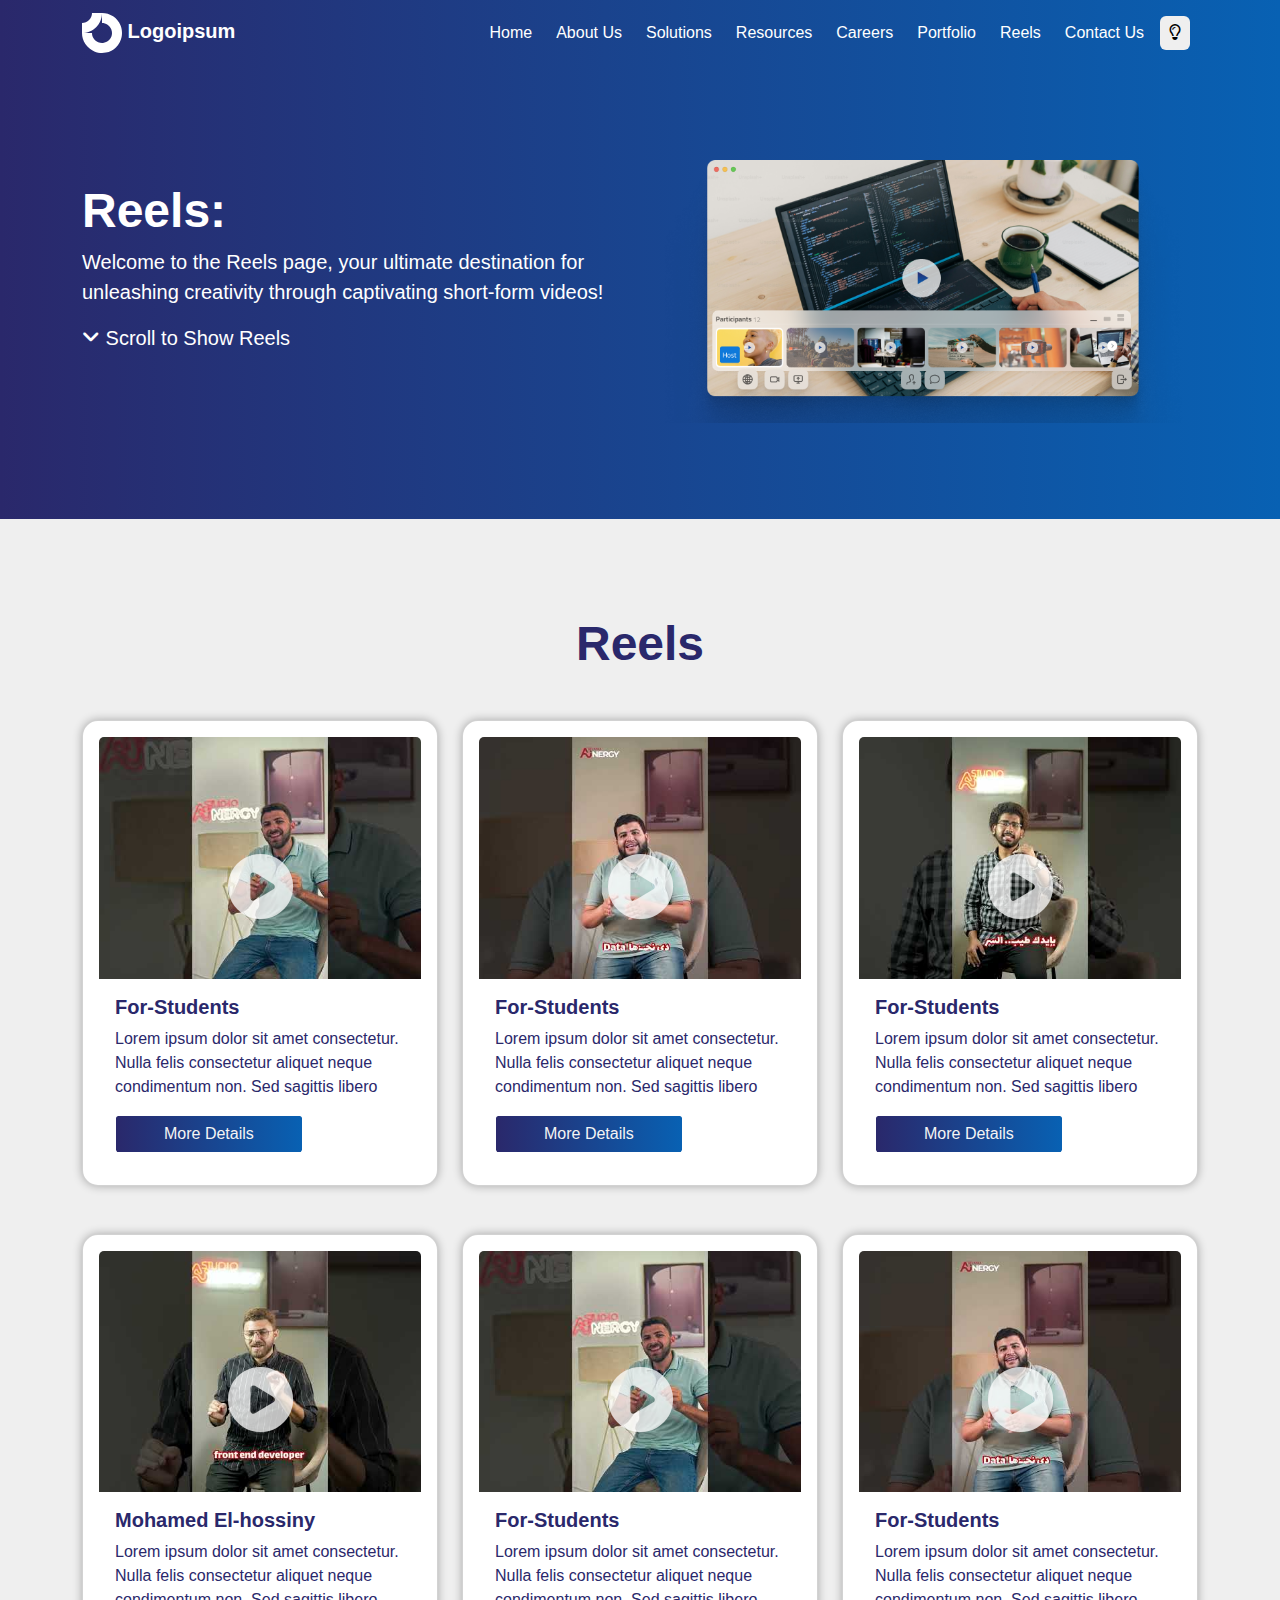
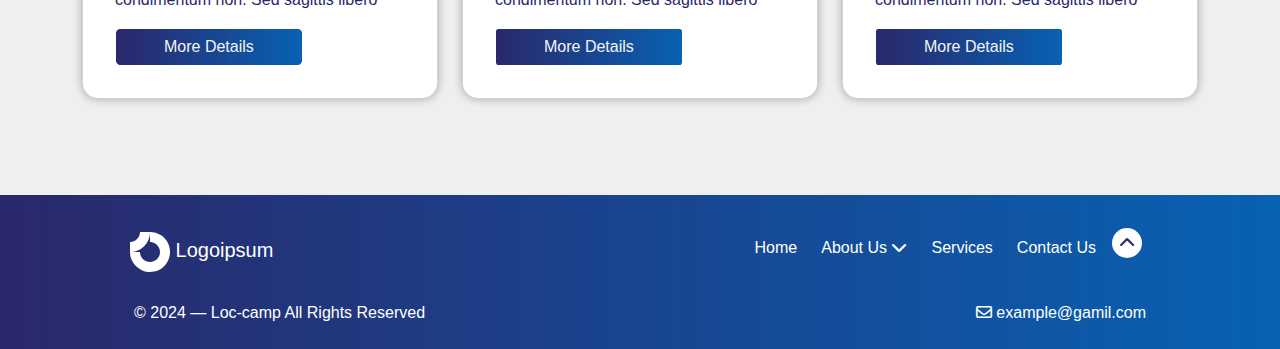
<file: reels.html>
<!DOCTYPE html>
<html lang="en">
  <head>
    <meta charset="UTF-8" />
    <meta name="viewport" content="width=device-width, initial-scale=1.0" />
    <title>Loc-Camp</title>
    <!-- bootstrap 5.3.2 -->
    <link
      rel="stylesheet"
      href="./assests/vendors/bootstrap/css/bootstrap.min.css"
    />
    <!-- Font-awesome -->
    <link rel="stylesheet" href="./assests/vendors/font-awesome/all.min.css" />
    <!-- main css -->
    <link rel="stylesheet" href="./assests/css/main.css" />
    <link class="theme" rel="stylesheet" href="./assests/css/light.css" />
  </head>
  <body>
    <!-- ===== Navbar ===== -->
    <nav class="navbar navbar-expand-lg fixed-top px-lg-4 px-md-1 px-2">
      <div class="container">
        <a class="navbar-brand fw-bold" href="./index.html">
          <svg
            id="logo-86"
            width="40"
            height="40"
            viewBox="0 0 40 40"
            fill="none"
            xmlns="http://www.w3.org/2000/svg"
          >
            <path
              class="ccustom"
              fill-rule="evenodd"
              clip-rule="evenodd"
              d="M25.5557 11.6853C23.9112 10.5865 21.9778 10 20 10V0C23.9556 0 27.8224 1.17298 31.1114 3.37061C34.4004 5.56823 36.9638 8.69181 38.4776 12.3463C39.9913 16.0008 40.3874 20.0222 39.6157 23.9018C38.844 27.7814 36.9392 31.3451 34.1421 34.1421C31.3451 36.9392 27.7814 38.844 23.9018 39.6157C20.0222 40.3874 16.0008 39.9913 12.3463 38.4776C8.69181 36.9638 5.56823 34.4004 3.37061 31.1114C1.17298 27.8224 0 23.9556 0 20H10C10 21.9778 10.5865 23.9112 11.6853 25.5557C12.7841 27.2002 14.3459 28.4819 16.1732 29.2388C18.0004 29.9957 20.0111 30.1937 21.9509 29.8078C23.8907 29.422 25.6725 28.4696 27.0711 27.0711C28.4696 25.6725 29.422 23.8907 29.8078 21.9509C30.1937 20.0111 29.9957 18.0004 29.2388 16.1732C28.4819 14.3459 27.2002 12.7841 25.5557 11.6853Z"
              fill="#007DFC"
            ></path>
            <path
              class="ccustom"
              fill-rule="evenodd"
              clip-rule="evenodd"
              d="M10 5.16562e-07C10 1.31322 9.74135 2.61358 9.2388 3.82683C8.73625 5.04009 7.99966 6.14248 7.07107 7.07107C6.14249 7.99966 5.0401 8.73625 3.82684 9.2388C2.61358 9.74134 1.31322 10 5.4439e-06 10L5.00679e-06 20C2.62644 20 5.22716 19.4827 7.65368 18.4776C10.0802 17.4725 12.285 15.9993 14.1421 14.1421C15.9993 12.285 17.4725 10.0802 18.4776 7.65367C19.4827 5.22715 20 2.62643 20 -3.81469e-06L10 5.16562e-07Z"
              fill="#007DFC"
            ></path>
          </svg>

          Logoipsum
        </a>
        <button
          class="navbar-toggler"
          type="button"
          data-bs-toggle="collapse"
          data-bs-target="#navbarSupportedContent"
          aria-controls="navbarSupportedContent"
          aria-expanded="false"
          aria-label="Toggle navigation"
        >
          <span class="navbar-toggler-icon"></span>
        </button>
        <div class="collapse navbar-collapse" id="navbarSupportedContent">
          <ul class="navbar-nav ms-auto mb-2 mb-lg-0">
            <li class="nav-item me-2">
              <a
                class="nav-link px-lg-2 px-1"
                aria-current="page"
                href="./index.html"
                >Home</a
              >
            </li>
            <li class="nav-item me-2">
              <a
                class="nav-link px-lg-2 px-1"
                aria-current="page"
                href="./aboutUs.html"
                >About Us</a
              >
            </li>
            <li class="nav-item me-2">
              <a
                class="nav-link px-lg-2 px-1"
                aria-current="page"
                href="./category.html"
                >Solutions</a
              >
            </li>
            <li class="nav-item me-2">
              <a
                class="nav-link px-lg-2 px-1"
                aria-current="page"
                href="./category.html"
                >Resources</a
              >
            </li>
            <li class="nav-item me-2">
              <a
                class="nav-link px-lg-2 px-1"
                aria-current="page"
                href="./jobSearch.html"
                >Careers</a
              >
            </li>
            <li class="nav-item me-2">
              <a
                class="nav-link px-lg-2 px-1"
                aria-current="page"
                href="./portfolio.html"
                >Portfolio</a
              >
            </li>
            <li class="nav-item me-2">
              <a
                class="nav-link px-lg-2 px-1"
                aria-current="page"
                href="./reels.html"
                >Reels</a
              >
            </li>
            <li class="nav-item me-2">
              <a
                class="nav-link px-lg-2 px-1"
                aria-current="page"
                href="./contact-us.html"
                >Contact Us</a
              >
            </li>
            <li class="nav-item me-2 d-flex align-items-center">
              <button class="btn themeBtn light px-lg-2 px-1 py-1">
                <i class="fa-regular fa-lightbulb"></i>
              </button>
            </li>
          </ul>
        </div>
      </div>
    </nav>
    <!-- ===== End of Navbar ===== -->
    <main class="mt-5 pt-3">
      <section id="reelAll" class="py-5">
        <div class="container">
          <div class="row align-items-center">
            <div
              class="mb-5 col-lg-6 order-lg-1 order-2 text-lg-start text-center"
            >
              <h1 class="fw-bold">Reels:</h1>
              <p>
                Welcome to the Reels page, your ultimate destination for
                unleashing creativity through captivating short-form videos!
              </p>
              <a href="#allReels"
                ><i class="fa-solid fa-angle-down"></i> Scroll to Show Reels</a
              >
            </div>
            <div
              class="col-lg-6 order-lg-2 order-1 text-lg-end text-center my-5"
            >
              <img class="img-fluid" src="./assests/images/Reels.png" alt="" />
            </div>
          </div>
        </div>
      </section>
      <section id="allReels" class="py-5">
        <h2 class="text-center my-5 fw-bold">Reels</h2>
        <div class="container">
          <div class="row">
            <!-- Start of card -->
            <div class="col-lg-4 col-md-6 mb-5">
              <div class="card p-md-3 p-2">
                <img
                  src="./assests/images/reel1.jpg"
                  data-reelUrl="https://www.youtube.com/embed/-uaQ10YJSG4"
                  alt=""
                  class="card-img-top"
                />
                <div class="blackout">
                  <i class="fa-solid fa-circle-play"></i>
                </div>
                <div class="card-body text-start">
                  <h5 class="card-title fw-semibold">For-Students</h5>
                  <p class="card-text">
                    Lorem ipsum dolor sit amet consectetur. Nulla felis
                    consectetur aliquet neque condimentum non. Sed sagittis
                    libero
                  </p>
                  <a href="#" class="btn px-5">More Details</a>
                </div>
              </div>
            </div>
            <!-- End of card -->
            <div class="col-lg-4 col-md-6 mb-5">
              <div class="card p-md-3 p-2">
                <img
                  src="./assests/images/reel2.jpg"
                  data-reelUrl="https://www.youtube.com/embed/TB58g9mcDDg"
                  alt=""
                  class="card-img-top"
                />
                <div class="blackout">
                  <i class="fa-solid fa-circle-play"></i>
                </div>
                <div class="card-body text-start">
                  <h5 class="card-title fw-semibold">For-Students</h5>
                  <p class="card-text">
                    Lorem ipsum dolor sit amet consectetur. Nulla felis
                    consectetur aliquet neque condimentum non. Sed sagittis
                    libero
                  </p>
                  <a href="#" class="btn px-5">More Details</a>
                </div>
              </div>
            </div>
            <div class="col-lg-4 col-md-6 mb-5">
              <div class="card p-md-3 p-2">
                <img
                  src="./assests/images/reel3.jpg"
                  data-reelUrl="https://www.youtube.com/embed/NJIOQyIflV4"
                  alt=""
                  class="card-img-top"
                />
                <div class="blackout">
                  <i class="fa-solid fa-circle-play"></i>
                </div>
                <div class="card-body text-start">
                  <h5 class="card-title fw-semibold">For-Students</h5>
                  <p class="card-text">
                    Lorem ipsum dolor sit amet consectetur. Nulla felis
                    consectetur aliquet neque condimentum non. Sed sagittis
                    libero
                  </p>
                  <a href="#" class="btn px-5">More Details</a>
                </div>
              </div>
            </div>
            <div class="col-lg-4 col-md-6 mb-5">
              <div class="card p-md-3 p-2">
                <img
                  src="./assests/images/reel4.jpg"
                  data-reelUrl="https://www.youtube.com/embed/hpsbZf5YvOI"
                  alt=""
                  class="card-img-top"
                />
                <div class="blackout">
                  <i class="fa-solid fa-circle-play"></i>
                </div>
                <div class="card-body text-start">
                  <h5 class="card-title fw-semibold">Mohamed El-hossiny</h5>
                  <p class="card-text">
                    Lorem ipsum dolor sit amet consectetur. Nulla felis
                    consectetur aliquet neque condimentum non. Sed sagittis
                    libero
                  </p>
                  <a href="#" class="btn px-5 rounded-3">More Details</a>
                </div>
              </div>
            </div>
            <div class="col-lg-4 col-md-6 mb-5">
              <div class="card p-md-3 p-2">
                <img
                  src="./assests/images/reel1.jpg"
                  data-reelUrl="https://www.youtube.com/embed/-uaQ10YJSG4"
                  alt=""
                  class="card-img-top"
                />
                <div class="blackout">
                  <i class="fa-solid fa-circle-play"></i>
                </div>
                <div class="card-body text-start">
                  <h5 class="card-title fw-semibold">For-Students</h5>
                  <p class="card-text">
                    Lorem ipsum dolor sit amet consectetur. Nulla felis
                    consectetur aliquet neque condimentum non. Sed sagittis
                    libero
                  </p>
                  <a href="#" class="btn px-5">More Details</a>
                </div>
              </div>
            </div>
            <div class="col-lg-4 col-md-6 mb-5">
              <div class="card p-md-3 p-2">
                <img
                  src="./assests/images/reel2.jpg"
                  data-reelUrl="https://www.youtube.com/embed/TB58g9mcDDg"
                  alt=""
                  class="card-img-top"
                />
                <div class="blackout">
                  <i class="fa-solid fa-circle-play"></i>
                </div>
                <div class="card-body text-start">
                  <h5 class="card-title fw-semibold">For-Students</h5>
                  <p class="card-text">
                    Lorem ipsum dolor sit amet consectetur. Nulla felis
                    consectetur aliquet neque condimentum non. Sed sagittis
                    libero
                  </p>
                  <a href="#" class="btn px-5">More Details</a>
                </div>
              </div>
            </div>
          </div>
        </div>
      </section>
    </main>
    <div class="bigScreen hidden">
      <div
        class="showReel d-flex justify-content-center align-items-center hidden"
      >
        <iframe
          width="100%"
          src=""
          title="YouTube video player"
          frameborder="0"
          allow="accelerometer; autoplay; clipboard-write; encrypted-media; gyroscope; picture-in-picture; web-share"
          allowfullscreen
        ></iframe>
      </div>
    </div>
    <footer class="py-4">
      <div class="container px-lg-5 px-sm-2">
        <div class="navbar navbar-expand-md mb-3">
          <div class="container text-md-start text-center">
            <a class="navbar-brand col-md-3 col-12" href="#">
              <svg
                id="logo-86"
                width="40"
                height="40"
                viewBox="0 0 40 40"
                fill="none"
                xmlns="http://www.w3.org/2000/svg"
              >
                <path
                  class="ccustom"
                  fill-rule="evenodd"
                  clip-rule="evenodd"
                  d="M25.5557 11.6853C23.9112 10.5865 21.9778 10 20 10V0C23.9556 0 27.8224 1.17298 31.1114 3.37061C34.4004 5.56823 36.9638 8.69181 38.4776 12.3463C39.9913 16.0008 40.3874 20.0222 39.6157 23.9018C38.844 27.7814 36.9392 31.3451 34.1421 34.1421C31.3451 36.9392 27.7814 38.844 23.9018 39.6157C20.0222 40.3874 16.0008 39.9913 12.3463 38.4776C8.69181 36.9638 5.56823 34.4004 3.37061 31.1114C1.17298 27.8224 0 23.9556 0 20H10C10 21.9778 10.5865 23.9112 11.6853 25.5557C12.7841 27.2002 14.3459 28.4819 16.1732 29.2388C18.0004 29.9957 20.0111 30.1937 21.9509 29.8078C23.8907 29.422 25.6725 28.4696 27.0711 27.0711C28.4696 25.6725 29.422 23.8907 29.8078 21.9509C30.1937 20.0111 29.9957 18.0004 29.2388 16.1732C28.4819 14.3459 27.2002 12.7841 25.5557 11.6853Z"
                  fill="#007DFC"
                ></path>
                <path
                  class="ccustom"
                  fill-rule="evenodd"
                  clip-rule="evenodd"
                  d="M10 5.16562e-07C10 1.31322 9.74135 2.61358 9.2388 3.82683C8.73625 5.04009 7.99966 6.14248 7.07107 7.07107C6.14249 7.99966 5.0401 8.73625 3.82684 9.2388C2.61358 9.74134 1.31322 10 5.4439e-06 10L5.00679e-06 20C2.62644 20 5.22716 19.4827 7.65368 18.4776C10.0802 17.4725 12.285 15.9993 14.1421 14.1421C15.9993 12.285 17.4725 10.0802 18.4776 7.65367C19.4827 5.22715 20 2.62643 20 -3.81469e-06L10 5.16562e-07Z"
                  fill="#007DFC"
                ></path>
              </svg>

              Logoipsum
            </a>
            <div id="navbarSupportedContent" class="col-md col-12">
              <ul
                class="navbar-nav justify-content-md-end justify-content-center mb-2 mb-lg-0"
              >
                <li class="nav-item me-2 mb-2">
                  <a class="nav-link" aria-current="page" href="#">Home</a>
                </li>
                <li class="nav-item me-2 mb-2 dropdown">
                  <a
                    class="nav-link"
                    href="#"
                    role="button"
                    data-bs-toggle="dropdown"
                    aria-expanded="false"
                  >
                    About Us
                    <i class="fa-solid fa-chevron-down"></i>
                  </a>
                  <ul class="dropdown-menu">
                    <li><a class="dropdown-item" href="#">About Us 1</a></li>
                    <li><a class="dropdown-item" href="#">About Us 2</a></li>
                    <li><hr class="dropdown-divider" /></li>
                    <li>
                      <a class="dropdown-item" href="#">Something else here</a>
                    </li>
                  </ul>
                </li>
                <li class="nav-item me-2 mb-2">
                  <a class="nav-link" aria-current="page" href="#">Services</a>
                </li>
                <li class="nav-item me-2 mb-2">
                  <a
                    class="nav-link"
                    aria-current="page"
                    href="./contact-us.html"
                    >Contact Us</a
                  >
                </li>
                <li class="nav-item me-2 mb-2">
                  <a class="nav-link scroll-top" aria-current="page"
                    ><i class="fa-solid fa-chevron-up"></i
                  ></a>
                </li>
              </ul>
            </div>
          </div>
        </div>
        <div class="row px-3">
          <div
            class="col-md-6 col-12 order-sm-1 order-2 text-md-start text-center"
          >
            © 2024 — Loc-camp All Rights Reserved
          </div>
          <div
            class="col-md-6 col-12 order-sm-2 order-1 text-md-end text-center mb-sm-0 mb-3"
          >
            <i class="fa-regular fa-envelope"></i> example@gamil.com
          </div>
        </div>
      </div>
    </footer>
    <!-- Scripts -->
    <!-- bootstrap JS 5.3.2 -->
    <script src="./assests/vendors/bootstrap/js/bootstrap.bundle.min.js"></script>
    <!-- ===================
      #  Injected in this page
        =================== -->
    <script src="./assests/js/reels.js"></script>
    <!-- ===================
      #  End of injection
        =================== -->
    <!-- main JS -->
    <script src="./assests/js/main.js"></script>
  </body>
</html>
</file>
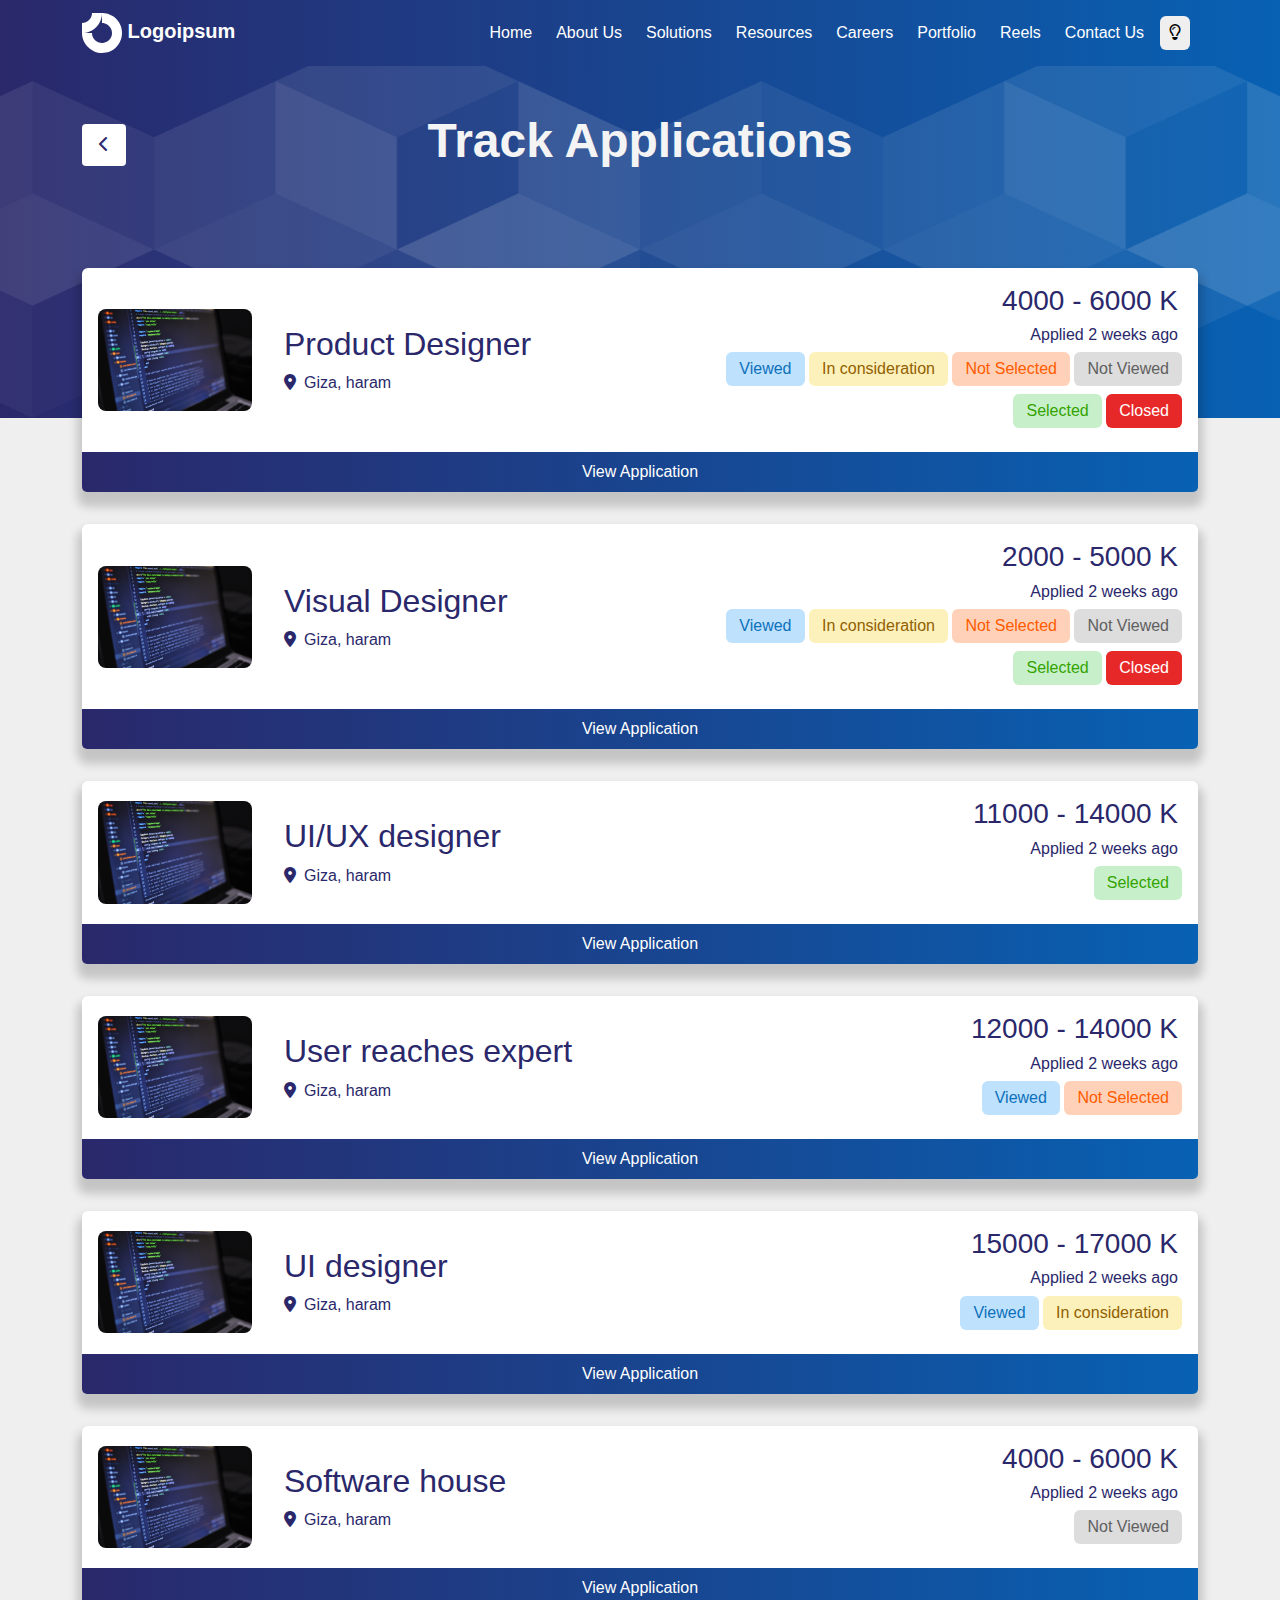
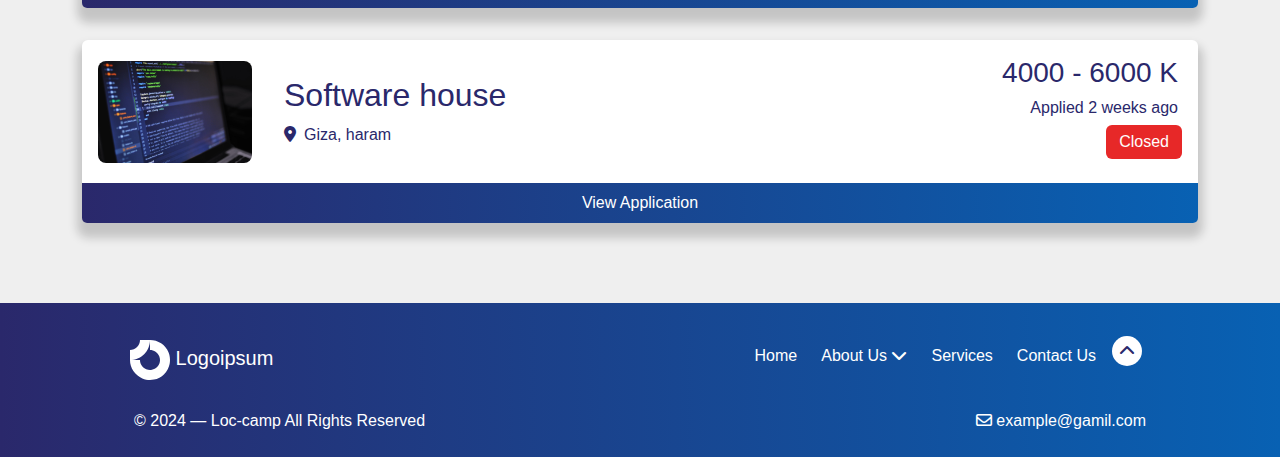
<file: trackApps.html>
<!DOCTYPE html>
<html lang="en">
  <head>
    <meta charset="UTF-8" />
    <meta name="viewport" content="width=device-width, initial-scale=1.0" />
    <title>Loc-Camp</title>
    <!-- bootstrap 5.3.2 -->
    <link
      rel="stylesheet"
      href="./assests/vendors/bootstrap/css/bootstrap.min.css"
    />
    <!-- Font-awesome -->
    <link rel="stylesheet" href="./assests/vendors/font-awesome/all.min.css" />
    <!-- main css -->
    <link rel="stylesheet" href="./assests/css/main.css" />
    <link class="theme" rel="stylesheet" href="./assests/css/light.css" />
  </head>

  <body>
    <!-- ===== Navbar ===== -->
    <nav class="navbar navbar-expand-lg fixed-top px-lg-4 px-md-1 px-2">
      <div class="container">
        <a class="navbar-brand fw-bold" href="./index.html">
          <svg
            id="logo-86"
            width="40"
            height="40"
            viewBox="0 0 40 40"
            fill="none"
            xmlns="http://www.w3.org/2000/svg"
          >
            <path
              class="ccustom"
              fill-rule="evenodd"
              clip-rule="evenodd"
              d="M25.5557 11.6853C23.9112 10.5865 21.9778 10 20 10V0C23.9556 0 27.8224 1.17298 31.1114 3.37061C34.4004 5.56823 36.9638 8.69181 38.4776 12.3463C39.9913 16.0008 40.3874 20.0222 39.6157 23.9018C38.844 27.7814 36.9392 31.3451 34.1421 34.1421C31.3451 36.9392 27.7814 38.844 23.9018 39.6157C20.0222 40.3874 16.0008 39.9913 12.3463 38.4776C8.69181 36.9638 5.56823 34.4004 3.37061 31.1114C1.17298 27.8224 0 23.9556 0 20H10C10 21.9778 10.5865 23.9112 11.6853 25.5557C12.7841 27.2002 14.3459 28.4819 16.1732 29.2388C18.0004 29.9957 20.0111 30.1937 21.9509 29.8078C23.8907 29.422 25.6725 28.4696 27.0711 27.0711C28.4696 25.6725 29.422 23.8907 29.8078 21.9509C30.1937 20.0111 29.9957 18.0004 29.2388 16.1732C28.4819 14.3459 27.2002 12.7841 25.5557 11.6853Z"
              fill="#007DFC"
            ></path>
            <path
              class="ccustom"
              fill-rule="evenodd"
              clip-rule="evenodd"
              d="M10 5.16562e-07C10 1.31322 9.74135 2.61358 9.2388 3.82683C8.73625 5.04009 7.99966 6.14248 7.07107 7.07107C6.14249 7.99966 5.0401 8.73625 3.82684 9.2388C2.61358 9.74134 1.31322 10 5.4439e-06 10L5.00679e-06 20C2.62644 20 5.22716 19.4827 7.65368 18.4776C10.0802 17.4725 12.285 15.9993 14.1421 14.1421C15.9993 12.285 17.4725 10.0802 18.4776 7.65367C19.4827 5.22715 20 2.62643 20 -3.81469e-06L10 5.16562e-07Z"
              fill="#007DFC"
            ></path>
          </svg>

          Logoipsum
        </a>
        <button
          class="navbar-toggler"
          type="button"
          data-bs-toggle="collapse"
          data-bs-target="#navbarSupportedContent"
          aria-controls="navbarSupportedContent"
          aria-expanded="false"
          aria-label="Toggle navigation"
        >
          <span class="navbar-toggler-icon"></span>
        </button>
        <div class="collapse navbar-collapse" id="navbarSupportedContent">
          <ul class="navbar-nav ms-auto mb-2 mb-lg-0">
            <li class="nav-item me-2">
              <a
                class="nav-link px-lg-2 px-1"
                aria-current="page"
                href="./index.html"
                >Home</a
              >
            </li>
            <li class="nav-item me-2">
              <a
                class="nav-link px-lg-2 px-1"
                aria-current="page"
                href="./aboutUs.html"
                >About Us</a
              >
            </li>
            <li class="nav-item me-2">
              <a
                class="nav-link px-lg-2 px-1"
                aria-current="page"
                href="./category.html"
                >Solutions</a
              >
            </li>
            <li class="nav-item me-2">
              <a
                class="nav-link px-lg-2 px-1"
                aria-current="page"
                href="./category.html"
                >Resources</a
              >
            </li>
            <li class="nav-item me-2">
              <a
                class="nav-link px-lg-2 px-1"
                aria-current="page"
                href="./jobSearch.html"
                >Careers</a
              >
            </li>
            <li class="nav-item me-2">
              <a
                class="nav-link px-lg-2 px-1"
                aria-current="page"
                href="./portfolio.html"
                >Portfolio</a
              >
            </li>
            <li class="nav-item me-2">
              <a
                class="nav-link px-lg-2 px-1"
                aria-current="page"
                href="./reels.html"
                >Reels</a
              >
            </li>
            <li class="nav-item me-2">
              <a
                class="nav-link px-lg-2 px-1"
                aria-current="page"
                href="./contact-us.html"
                >Contact Us</a
              >
            </li>
            <li class="nav-item me-2 d-flex align-items-center">
              <button class="btn themeBtn light px-lg-2 px-1 py-1">
                <i class="fa-regular fa-lightbulb"></i>
              </button>
            </li>
          </ul>
        </div>
      </div>
    </nav>
    <!-- ===== End of Navbar ===== -->
    <!-- ===== Main ===== -->
    <main class="mt-5 pt-3">
      <section id="trackApplications">
        <div class="container-fluid py-5">
          <div class="container mb-5 pb-5 fw-bold">
            <div class="row align-items-center pb-5 mb-5">
              <div class="col-md-1 col-2">
                <a href="" class="btn GoBack-icon"
                  ><i class="fa-solid fa-chevron-left"></i
                ></a>
              </div>
              <div class="col-10 text-center">
                <h1 class="fw-bold display-5">Track Applications</h1>
              </div>
            </div>
          </div>
        </div>
      </section>
      <section id="jobCards" class="pb-5">
        <div class="container">
          <div class="row">
            <!-- Start of card -->
            <div class="col-12 mb-3">
              <div class="card mb-3">
                <div class="row g-0 align-items-center">
                  <div class="col-md-2 col-sm-4 col-5 text-center p-lg-3 p-2">
                    <img
                      src="./assests/images/Software_house.jpg"
                      class="img-fluid rounded-3"
                    />
                  </div>
                  <div class="col">
                    <div class="card-body p-md-3 p-2">
                      <h2 class="card-title">Product Designer</h2>
                      <p class="card-text">
                        <i class="fa-solid fa-location-dot me-2"></i>Giza, haram
                      </p>
                    </div>
                  </div>
                  <div class="col-md-6 col-12">
                    <div
                      class="card-body d-flex flex-column col text-md-end text-start"
                    >
                      <div
                        class="col-lg-12 order-md-1 order-2 d-md-block d-flex flex-sm-nowrap flex-wrap align-items-center"
                      >
                        <h3 class="px-1">4000 - 6000 K</h3>
                        <h6 class="px-1">Applied 2 weeks ago</h6>
                      </div>
                      <div class="col-lg-12 order-md-2 order-1 mb-md-0 mb-2">
                        <div class="btn viewed py-1 d-inline-block mb-2">
                          viewed
                        </div>
                        <div class="btn consideration py-1 d-inline-block mb-2">
                          In consideration
                        </div>
                        <div class="btn notSelected py-1 d-inline-block mb-2">
                          Not Selected
                        </div>
                        <div class="btn notViewed py-1 d-inline-block mb-2">
                          Not Viewed
                        </div>
                        <div class="btn selected py-1 d-inline-block mb-2">
                          Selected
                        </div>
                        <div class="btn closed py-1 d-inline-block mb-2">
                          closed
                        </div>
                      </div>
                    </div>
                  </div>
                  <div class="col-12">
                    <button
                      onclick="showSummary()"
                      class="btn col-12 card-footer text-center"
                    >
                      View Application
                    </button>
                  </div>
                </div>
              </div>
            </div>
            <!-- End of card -->
            <div class="col-12 mb-3">
              <div class="card mb-3">
                <div class="row g-0 align-items-center">
                  <div class="col-md-2 col-sm-4 col-5 text-center p-lg-3 p-2">
                    <img
                      src="./assests/images/Software_house.jpg"
                      class="img-fluid rounded-3"
                    />
                  </div>
                  <div class="col">
                    <div class="card-body p-md-3 p-2">
                      <h2 class="card-title">visual Designer</h2>
                      <p class="card-text">
                        <i class="fa-solid fa-location-dot me-2"></i>Giza, haram
                      </p>
                    </div>
                  </div>
                  <div class="col-md-6 col-12">
                    <div
                      class="card-body d-flex flex-column col text-md-end text-start"
                    >
                      <div
                        class="col-lg-12 order-md-1 order-2 d-md-block d-flex flex-sm-nowrap flex-wrap align-items-center"
                      >
                        <h3 class="px-1">2000 - 5000 K</h3>
                        <h6 class="px-1">Applied 2 weeks ago</h6>
                      </div>
                      <div class="col-lg-12 order-md-2 order-1 mb-md-0 mb-2">
                        <div class="btn viewed py-1 d-inline-block mb-2">
                          viewed
                        </div>
                        <div class="btn consideration py-1 d-inline-block mb-2">
                          In consideration
                        </div>
                        <div class="btn notSelected py-1 d-inline-block mb-2">
                          Not Selected
                        </div>
                        <div class="btn notViewed py-1 d-inline-block mb-2">
                          Not Viewed
                        </div>
                        <div class="btn selected py-1 d-inline-block mb-2">
                          Selected
                        </div>
                        <div class="btn closed py-1 d-inline-block mb-2">
                          closed
                        </div>
                      </div>
                    </div>
                  </div>
                  <div class="col-12">
                    <button
                      onclick="showSummary()"
                      class="btn col-12 card-footer text-center"
                    >
                      View Application
                    </button>
                  </div>
                </div>
              </div>
            </div>
            <div class="col-12 mb-3">
              <div class="card mb-3">
                <div class="row g-0 align-items-center">
                  <div class="col-md-2 col-sm-4 col-5 text-center p-lg-3 p-2">
                    <img
                      src="./assests/images/Software_house.jpg"
                      class="img-fluid rounded-3"
                    />
                  </div>
                  <div class="col">
                    <div class="card-body p-md-3 p-2">
                      <h2 class="card-title">UI/UX designer</h2>
                      <p class="card-text">
                        <i class="fa-solid fa-location-dot me-2"></i>Giza, haram
                      </p>
                    </div>
                  </div>
                  <div class="col-md-6 col-12">
                    <div
                      class="card-body d-flex flex-column col text-md-end text-start"
                    >
                      <div
                        class="col-lg-12 order-md-1 order-2 d-md-block d-flex flex-sm-nowrap flex-wrap align-items-center"
                      >
                        <h3 class="px-1">11000 - 14000 K</h3>
                        <h6 class="px-1">Applied 2 weeks ago</h6>
                      </div>
                      <div class="col-lg-12 order-md-2 order-1 mb-md-0 mb-2">
                        <div class="btn selected py-1 d-inline-block mb-2">
                          Selected
                        </div>
                      </div>
                    </div>
                  </div>
                  <div class="col-12">
                    <button
                      onclick="showSummary()"
                      class="btn col-12 card-footer text-center"
                    >
                      View Application
                    </button>
                  </div>
                </div>
              </div>
            </div>
            <div class="col-12 mb-3">
              <div class="card mb-3">
                <div class="row g-0 align-items-center">
                  <div class="col-md-2 col-sm-4 col-5 text-center p-lg-3 p-2">
                    <img
                      src="./assests/images/Software_house.jpg"
                      class="img-fluid rounded-3"
                    />
                  </div>
                  <div class="col">
                    <div class="card-body p-md-3 p-2">
                      <h2 class="card-title">User reaches expert</h2>
                      <p class="card-text">
                        <i class="fa-solid fa-location-dot me-2"></i>Giza, haram
                      </p>
                    </div>
                  </div>
                  <div class="col-md-6 col-12">
                    <div
                      class="card-body d-flex flex-column col text-md-end text-start"
                    >
                      <div
                        class="col-lg-12 order-md-1 order-2 d-md-block d-flex flex-sm-nowrap flex-wrap align-items-center"
                      >
                        <h3 class="px-1">12000 - 14000 K</h3>
                        <h6 class="px-1">Applied 2 weeks ago</h6>
                      </div>
                      <div class="col-lg-12 order-md-2 order-1 mb-md-0 mb-2">
                        <div class="btn viewed py-1 d-inline-block mb-2">
                          viewed
                        </div>
                        <div class="btn notSelected py-1 d-inline-block mb-2">
                          Not Selected
                        </div>
                      </div>
                    </div>
                  </div>
                  <div class="col-12">
                    <button
                      onclick="showSummary()"
                      class="btn col-12 card-footer text-center"
                    >
                      View Application
                    </button>
                  </div>
                </div>
              </div>
            </div>
            <div class="col-12 mb-3">
              <div class="card mb-3">
                <div class="row g-0 align-items-center">
                  <div class="col-md-2 col-sm-4 col-5 text-center p-lg-3 p-2">
                    <img
                      src="./assests/images/Software_house.jpg"
                      class="img-fluid rounded-3"
                    />
                  </div>
                  <div class="col">
                    <div class="card-body p-md-3 p-2">
                      <h2 class="card-title">UI designer</h2>
                      <p class="card-text">
                        <i class="fa-solid fa-location-dot me-2"></i>Giza, haram
                      </p>
                    </div>
                  </div>
                  <div class="col-md-6 col-12">
                    <div
                      class="card-body d-flex flex-column col text-md-end text-start"
                    >
                      <div
                        class="col-lg-12 order-md-1 order-2 d-md-block d-flex flex-sm-nowrap flex-wrap align-items-center"
                      >
                        <h3 class="px-1">15000 - 17000 K</h3>
                        <h6 class="px-1">Applied 2 weeks ago</h6>
                      </div>
                      <div class="col-lg-12 order-md-2 order-1 mb-md-0 mb-2">
                        <div class="btn viewed py-1 d-inline-block mb-2">
                          viewed
                        </div>
                        <div class="btn consideration py-1 d-inline-block mb-2">
                          In consideration
                        </div>
                      </div>
                    </div>
                  </div>
                  <div class="col-12">
                    <button
                      onclick="showSummary()"
                      class="btn col-12 card-footer text-center"
                    >
                      View Application
                    </button>
                  </div>
                </div>
              </div>
            </div>
            <div class="col-12 mb-3">
              <div class="card mb-3">
                <div class="row g-0 align-items-center">
                  <div class="col-md-2 col-sm-4 col-5 text-center p-lg-3 p-2">
                    <img
                      src="./assests/images/Software_house.jpg"
                      class="img-fluid rounded-3"
                    />
                  </div>
                  <div class="col">
                    <div class="card-body p-md-3 p-2">
                      <h2 class="card-title">software house</h2>
                      <p class="card-text">
                        <i class="fa-solid fa-location-dot me-2"></i>Giza, haram
                      </p>
                    </div>
                  </div>
                  <div class="col-md-6 col-12">
                    <div
                      class="card-body d-flex flex-column col text-md-end text-start"
                    >
                      <div
                        class="col-lg-12 order-md-1 order-2 d-md-block d-flex flex-sm-nowrap flex-wrap align-items-center"
                      >
                        <h3 class="px-1">4000 - 6000 K</h3>
                        <h6 class="px-1">Applied 2 weeks ago</h6>
                      </div>
                      <div class="col-lg-12 order-md-2 order-1 mb-md-0 mb-2">
                        <div class="btn notViewed py-1 d-inline-block mb-2">
                          Not Viewed
                        </div>
                      </div>
                    </div>
                  </div>
                  <div class="col-12">
                    <button
                      onclick="showSummary()"
                      class="btn col-12 card-footer text-center"
                    >
                      View Application
                    </button>
                  </div>
                </div>
              </div>
            </div>
            <div class="col-12 mb-3">
              <div class="card mb-3">
                <div class="row g-0 align-items-center">
                  <div class="col-md-2 col-sm-4 col-5 text-center p-lg-3 p-2">
                    <img
                      src="./assests/images/Software_house.jpg"
                      class="img-fluid rounded-3"
                    />
                  </div>
                  <div class="col">
                    <div class="card-body p-md-3 p-2">
                      <h2 class="card-title">software house</h2>
                      <p class="card-text">
                        <i class="fa-solid fa-location-dot me-2"></i>Giza, haram
                      </p>
                    </div>
                  </div>
                  <div class="col-md-6 col-12">
                    <div
                      class="card-body d-flex flex-column col text-md-end text-start"
                    >
                      <div
                        class="col-lg-12 order-md-1 order-2 d-md-block d-flex flex-sm-nowrap flex-wrap align-items-center"
                      >
                        <h3 class="px-1">4000 - 6000 K</h3>
                        <h6 class="px-1">Applied 2 weeks ago</h6>
                      </div>
                      <div class="col-lg-12 order-md-2 order-1 mb-md-0 mb-2">
                        <div class="btn closed py-1 d-inline-block mb-2">
                          closed
                        </div>
                      </div>
                    </div>
                  </div>
                  <div class="col-12">
                    <button
                      onclick="showSummary()"
                      class="btn col-12 card-footer text-center"
                    >
                      View Application
                    </button>
                  </div>
                </div>
              </div>
            </div>
          </div>
        </div>
      </section>
    </main>
    <!-- ===== Job Summary ==== -->
    <div id="summary" class="hidden">
      <div class="layout py-5">
        <div
          class="user-summary container col-lg-6 col-md-8 col-11 px-0 rounded-3"
        >
          <h2 class="text-center mb-3 rounded-3 py-3 fw-bold">
            <span>Preview Summary</span>
          </h2>

          <div class="contact-info py-3 px-md-5 px-4">
            <h5 class="fw-bold mb-3">Contact Information</h5>
            <div class="row form-group">
              <div class="col-md-6 mb-3">
                <label>Full Name</label>
                <span class="d-block form-control px-0 fw-bold"
                  >Zeyad.abdelazim</span
                >
              </div>
              <div class="col-md-6 mb-3">
                <label>Email</label>
                <span class="d-block form-control px-0 fw-bold"
                  >Zeyad98@gmail.com</span
                >
              </div>
              <div class="col-md-6 mb-3">
                <label>Phone Number</label>
                <span class="d-block form-control px-0 fw-bold"
                  >011387339292</span
                >
              </div>
              <div class="col-md-6 mb-3">
                <label>Gender</label>
                <span class="d-block form-control px-0 fw-bold">Male</span>
              </div>
              <div class="col-md-6 mb-3">
                <label>City</label>
                <span class="d-block form-control px-0 fw-bold">Giza</span>
              </div>
              <div class="col-md-6 mb-3">
                <label>Area</label>
                <span class="d-block form-control px-0 fw-bold">Haram</span>
              </div>
            </div>
            <h5 class="fw-bold mb-3">Application Details</h5>
            <div class="row form-group">
              <div class="col-12 mb-3">
                <label>Cv</label>
                <span class="d-block form-control px-0 fw-bold"
                  >Zeyad abdelazim CV.pdf</span
                >
              </div>
            </div>
            <h5 class="fw-bold mb-3">Question answer</h5>
            <div class="row form-group">
              <div class="col-12 mb-3">
                <label>what is you noticed period?</label>
                <span class="d-block form-control px-0 fw-bold">2 weeks</span>
              </div>
              <div class="col-12 mb-3">
                <label
                  >What is your current monthly salary in local currency?</label
                >
                <span class="d-block form-control px-0 fw-bold">20000</span>
              </div>
              <div class="col-12 mb-3">
                <label>what is you noticed period?</label>
                <span class="d-block form-control px-0 fw-bold"
                  >Ensure accuracy, completeness, and compliance of financial
                  data.</span
                >
              </div>
              <div class="col-12 mb-3">
                <label>what is you noticed period?</label>
                <span class="d-block form-control px-0 fw-bold"
                  >Ensure accuracy, completeness, and compliance of financial
                  data.</span
                >
              </div>
            </div>
            <div class="row justify-content-center">
              <div class="col-md-4 text-center mb-md-0 mb-3">
                <button
                  onclick="hideSummary()"
                  class="btn submit col-12 fw-semibold py-2"
                >
                  Exit
                </button>
              </div>
            </div>
          </div>
        </div>
      </div>
    </div>
    <!-- ===== End Job Summary ==== -->
    <!-- ===== End Of Main ===== -->
    <!-- ===== Footer ===== -->
    <footer class="py-4">
      <div class="container px-lg-5 px-sm-2">
        <div class="navbar navbar-expand-md mb-3">
          <div class="container text-md-start text-center">
            <a class="navbar-brand col-md-3 col-12" href="#">
              <svg
                id="logo-86"
                width="40"
                height="40"
                viewBox="0 0 40 40"
                fill="none"
                xmlns="http://www.w3.org/2000/svg"
              >
                <path
                  class="ccustom"
                  fill-rule="evenodd"
                  clip-rule="evenodd"
                  d="M25.5557 11.6853C23.9112 10.5865 21.9778 10 20 10V0C23.9556 0 27.8224 1.17298 31.1114 3.37061C34.4004 5.56823 36.9638 8.69181 38.4776 12.3463C39.9913 16.0008 40.3874 20.0222 39.6157 23.9018C38.844 27.7814 36.9392 31.3451 34.1421 34.1421C31.3451 36.9392 27.7814 38.844 23.9018 39.6157C20.0222 40.3874 16.0008 39.9913 12.3463 38.4776C8.69181 36.9638 5.56823 34.4004 3.37061 31.1114C1.17298 27.8224 0 23.9556 0 20H10C10 21.9778 10.5865 23.9112 11.6853 25.5557C12.7841 27.2002 14.3459 28.4819 16.1732 29.2388C18.0004 29.9957 20.0111 30.1937 21.9509 29.8078C23.8907 29.422 25.6725 28.4696 27.0711 27.0711C28.4696 25.6725 29.422 23.8907 29.8078 21.9509C30.1937 20.0111 29.9957 18.0004 29.2388 16.1732C28.4819 14.3459 27.2002 12.7841 25.5557 11.6853Z"
                  fill="#007DFC"
                ></path>
                <path
                  class="ccustom"
                  fill-rule="evenodd"
                  clip-rule="evenodd"
                  d="M10 5.16562e-07C10 1.31322 9.74135 2.61358 9.2388 3.82683C8.73625 5.04009 7.99966 6.14248 7.07107 7.07107C6.14249 7.99966 5.0401 8.73625 3.82684 9.2388C2.61358 9.74134 1.31322 10 5.4439e-06 10L5.00679e-06 20C2.62644 20 5.22716 19.4827 7.65368 18.4776C10.0802 17.4725 12.285 15.9993 14.1421 14.1421C15.9993 12.285 17.4725 10.0802 18.4776 7.65367C19.4827 5.22715 20 2.62643 20 -3.81469e-06L10 5.16562e-07Z"
                  fill="#007DFC"
                ></path>
              </svg>

              Logoipsum
            </a>
            <div id="navbarSupportedContent" class="col-md col-12">
              <ul
                class="navbar-nav justify-content-md-end justify-content-center mb-2 mb-lg-0"
              >
                <li class="nav-item me-2 mb-2">
                  <a class="nav-link" aria-current="page" href="#">Home</a>
                </li>
                <li class="nav-item me-2 mb-2 dropdown">
                  <a
                    class="nav-link"
                    href="#"
                    role="button"
                    data-bs-toggle="dropdown"
                    aria-expanded="false"
                  >
                    About Us
                    <i class="fa-solid fa-chevron-down"></i>
                  </a>
                  <ul class="dropdown-menu">
                    <li><a class="dropdown-item" href="#">About Us 1</a></li>
                    <li><a class="dropdown-item" href="#">About Us 2</a></li>
                    <li>
                      <hr class="dropdown-divider" />
                    </li>
                    <li>
                      <a class="dropdown-item" href="#">Something else here</a>
                    </li>
                  </ul>
                </li>
                <li class="nav-item me-2 mb-2">
                  <a class="nav-link" aria-current="page" href="#">Services</a>
                </li>
                <li class="nav-item me-2 mb-2">
                  <a
                    class="nav-link"
                    aria-current="page"
                    href="./contact-us.html"
                    >Contact Us</a
                  >
                </li>
                <li class="nav-item me-2 mb-2">
                  <a class="nav-link scroll-top" aria-current="page"
                    ><i class="fa-solid fa-chevron-up"></i
                  ></a>
                </li>
              </ul>
            </div>
          </div>
        </div>
        <div class="row px-3">
          <div
            class="col-md-6 col-12 order-sm-1 order-2 text-md-start text-center"
          >
            © 2024 — Loc-camp All Rights Reserved
          </div>
          <div
            class="col-md-6 col-12 order-sm-2 order-1 text-md-end text-center mb-sm-0 mb-3"
          >
            <i class="fa-regular fa-envelope"></i> example@gamil.com
          </div>
        </div>
      </div>
    </footer>
    <!-- ===== End Of Footer ===== -->
    <!-- Scripts -->
    <script>
      let summary = document.querySelector("#summary");
      function showSummary() {
        summary.classList.remove("hidden");
      }
      function hideSummary() {
        summary.classList.add("hidden");
      }
    </script>
    <!-- bootstrap JS 5.3.2 -->
    <script src="./assests/vendors/bootstrap/js/bootstrap.bundle.min.js"></script>
    <!-- main JS -->
    <script src="./assests/js/main.js"></script>
  </body>
</html>
</file>
<file: assests/css/main.css>
:root {
  --main: #2a286b;
  --font-main: #ffffff;
  --main-paragraph: #4f5a68;
  --linear: linear-gradient(to right, #2a286b, #0861b3);
  --linear-dark: linear-gradient(to right, #222222, #4e4e4e);
  --dm-body: #222222;
  --dm-body2: #333333;
  --dm-body3: #444444;
  --lm-body: #efefef;
  --font-dark: #f4f4f4;
  --second-dark-color: #4e4e4e;
  --font-family: "Encode Sans Semi Expanded", sans-serif;
  --placeholder: #80848a;
  --btn-back: 8px 16px;
}
* {
  font-family: var(--font-family);
  transition: all 0.3s;
}
*::first-letter {
  text-transform: capitalize;
}
html {
  background: var(--linear);
}
/*--------------------------------------------------------------
# navbar
--------------------------------------------------------------*/
nav {
  background-image: var(--linear);
}
nav a.navbar-brand,
nav a.navbar-brand:hover {
  color: var(--font-main);
}
nav .navbar-brand svg path {
  fill: var(--font-main);
}
nav .navbar-nav .nav-link,
nav .navbar-nav .nav-link.show {
  color: var(--font-main);
  box-shadow: none;
}
nav .navbar-nav .nav-item .dropdown-menu.show {
  background-image: var(--linear);
}
nav .navbar-nav .nav-item .dropdown-menu .dropdown-item {
  color: var(--font-main);
}
nav .navbar-nav .nav-item .dropdown-menu .dropdown-item:hover {
  background-color: rgba(255, 255, 255, 0.281);
}
nav .nav-item button.btn {
  background-color: var(--font-main);
}
/*--------------------------------------------------------------
# Hero
--------------------------------------------------------------*/

#hero .swiper-slide img {
  border-radius: 20px;
}
#hero .swiper-slide {
  filter: blur(2px);
  opacity: 1;
}
#hero .swiper-slide-active {
  filter: blur(0px);
  opacity: 1;
}
.swiper-slide:hover {
  cursor: grab;
}
.swiper-slide:active {
  cursor: grabbing;
}
/*--------------------------------------------------------------
# About-Us
--------------------------------------------------------------*/
#about-us {
  background-image: var(--linear);
}
#about-us h4 {
  font-size: 40px;
  color: var(--font-main);
}
#about-us .vision,
#about-us .objective {
  border-radius: 20px;
  box-shadow: 0px 0px 10px rgba(0, 0, 0, 0.2);
}
#about-us .mission {
  background-image: var(--linear);
  border-radius: 20px;
  color: var(--font-dark);
  box-shadow: 0px 0px 10px rgba(0, 0, 0, 0.2);
}

/*--------------------------------------------------------------
# categories
--------------------------------------------------------------*/
#categories h3 {
  font-size: 48px;
}
#categories .allCategories div a {
  text-decoration: none;
}
#categories .allCategories div a .container {
  border-radius: 20px;
}
#categories .allCategories .row i {
  font-size: 50px;
}
#categories .allCategories .container p {
  font-size: 20px;
}
#categories #software,
#categories #marketing,
#categories #media,
#categories #e-marketing,
#categories #business {
  transition: all 0.5s;
}

/*--------------------------------------------------------------
# Reels
--------------------------------------------------------------*/
#reels {
  background: var(--linear);
  background-repeat: no-repeat;
}
#reels iframe {
  height: 475px;
  border-radius: 4px;
  overflow: hidden;
}
#reels h3 {
  font-size: 48px;
  color: var(--font-main);
}
#reels .card .card-title a {
  background: var(--linear);
  background-repeat: no-repeat;
  color: var(--font-main);
}

#reels .card-body p {
  font-size: 20px;
}
#reels .mini-cards .card {
  transition: transform 0.4s;
}
#reels .mini-cards .card:hover {
  transform: scale(1.05);
}
/* #reels .mini-cards .card img {
  transition: filter 0.4s;
}
#reels .mini-cards .card:hover img {
  filter: brightness(1.3);
} */
#reels .mini-cards img {
  height: 170px;
}
#reels .mini-cards .card-body h5 {
  font-size: 14px;
}
#reels .mini-cards .card-body p {
  font-size: 10px;
}
#reels .mini-cards .card-body a {
  font-size: 10px;
}
#reels .card .reelCover {
  position: absolute;
  top: 0;
  left: 0;
  width: 100%;
  height: 100%;
  border-radius: 16px;
  background-color: rgba(0, 0, 0, 0);
  display: flex;
  justify-content: center;
  align-items: center;
}
#reels .card .reelCover:hover {
  cursor: pointer;
}
#reels .card .reelCover i {
  font-size: 30px;
}

/*--------------------------------------------------------------
# portfolio
--------------------------------------------------------------*/
#portfolio h3 {
  font-size: 48px;
}
#portfolio .container > p {
  font-size: 16px;
}

#portfolio h5 {
  font-size: 20px;
}
#portfolio .swiper-slide p {
  font-size: 14px;
}
/*--------------------------------------------------------------
# Team
--------------------------------------------------------------*/
#team h3 {
  font-size: 48px;
}
#team .container > p {
  font-size: 16px;
}
#team .swiper-slide > div {
  position: relative;
  overflow: hidden;
}
#team .swiper-slide .layout-1,
#team .swiper-slide .layout-2 {
  position: absolute;
  top: 0;
  left: 0;
  bottom: 0;
  right: 0;
  width: 100%;
  height: 100%;
}
#team .swiper-slide .layout-1 {
  background: linear-gradient(transparent, var(--main));
  color: var(--font-dark);
}
#team .swiper-slide .layout-1 h5 {
  font-size: 20px;
}
#team .swiper-slide .layout-1 p {
  font-size: 16px;
}
#team .swiper-slide .layout-2 {
  transition: all 0.4s;
  opacity: 0;
}
#team .swiper-slide:hover .layout-2 {
  background: linear-gradient(0deg, transparent, #2a286b70);
  opacity: 1;
}
#team .swiper-slide .layout-2 a {
  color: var(--font-main);
  font-size: 30px;
  transition: color 0.3s;
}
#team .swiper-slide .layout-2 a:hover {
  cursor: pointer;
  color: var(--main);
}
/*--------------------------------------------------------------
# footer
--------------------------------------------------------------*/
footer {
  background-image: var(--linear);
}
footer a.navbar-brand {
  color: var(--font-main);
}
footer .navbar-brand svg path {
  fill: var(--font-main);
}
footer .navbar-nav .nav-link,
footer .navbar-nav .nav-link.show {
  color: var(--font-main);
  box-shadow: none;
}
footer .navbar-nav .nav-item .dropdown-menu.show {
  background-image: var(--linear);
}
footer .navbar-nav .nav-item .dropdown-menu .dropdown-item {
  color: var(--font-main);
}
footer .navbar-nav .nav-item .dropdown-menu .dropdown-item:hover {
  background-color: rgba(255, 255, 255, 0.281);
}
footer .nav-item a.scroll-top {
  background-color: var(--font-main);
  color: var(--main);
  border-radius: 50%;
  width: 30px !important;
  height: 30px;
  display: flex;
  justify-content: center;
  align-items: center;
  padding: 0;
}
footer .nav-item a.scroll-top:hover {
  cursor: pointer;
}
footer .nav-item a.scroll-top {
  color: var(--main);
}
footer .row .col-md-6 {
  color: var(--font-main);
}
/*--------------------------------------------------------------
# Portfolio Page
--------------------------------------------------------------*/
#portfolioAll {
  background: var(--linear);
  background-repeat: no-repeat;
}
#portfolioAll > .container-fluid {
  background-image: url(../images/Rectangle.png);
  background-repeat: no-repeat;
  background-size: auto 100%;
  background-position: right center;
}

#portfolioAll h1,
#portfolioAll p,
#portfolioAll a {
  color: var(--font-main);
}
#portfolioAll h1 {
  font-size: 48px;
}
#portfolioAll p {
  font-size: 20px;
}
#portfolioAll a {
  text-decoration: none;
  font-size: 20px;
}
#projects h2 {
  font-size: 48px;
}
#projects .card {
  border-radius: 16px;
}
#projects a.btn {
  background: var(--linear);
  background-repeat: no-repeat;
  color: var(--font-dark);
}
/*--------------------------------------------------------------
# Reels Page
--------------------------------------------------------------*/
#reelAll {
  background: var(--linear);
  background-repeat: no-repeat;
}
#reelAll h1,
#reelAll p,
#reelAll a {
  color: var(--font-main);
}
#reelAll h1 {
  font-size: 48px;
}
#reelAll p {
  font-size: 20px;
}
#reelAll a {
  text-decoration: none;
  font-size: 20px;
}
#allReels h2 {
  font-size: 48px;
}
#allReels .card {
  border-radius: 16px;
}
#allReels .card iframe {
  height: 300px;
  border-radius: 16px;
}
#allReels .card .blackout {
  position: absolute;
  top: 0;
  left: 0;
  width: 100%;
  height: 332px;
  border-radius: 16px;
  background-color: rgba(0, 0, 0, 0);
  display: flex;
  justify-content: center;
  align-items: center;
}
#allReels .card .blackout:hover {
  cursor: pointer;
}
#allReels .card .blackout i {
  font-size: 65px;
  color: rgba(255, 255, 255, 0.75);
}
.showReel {
  background-color: rgba(0, 0, 0, 0.5);
  position: fixed;
  z-index: 65465187496548;
  width: 100%;
  height: 100%;
  top: 0;
  left: 0;
  right: 0;
  bottom: 0;
}
.showReel iframe {
  width: 80%;
  height: 80%;
}
.hidden {
  display: none;
}
.bigScreen:hover {
  cursor: pointer;
}
/*--------------------------------------------------------------
# contact-us page
--------------------------------------------------------------*/
#contact-us h4 {
  font-size: 48px;
  transition: all 0.3s;
}
#contact-us iframe {
  width: 100%;
  height: 100%;
  transition: all 0.3s;
}
/* contact us thanks message */

.thank-message .show {
  position: fixed;
  top: 0;
  left: 0;
  right: 0;
  bottom: 0;
  background-color: rgba(0, 0, 0, 0.5);
  width: 100vw;
  height: 100vh;
  color: var(--font-main);
}
.thank-message .show .row:first-child {
  background: var(--linear);
  background-repeat: no-repeat;
  border-radius: 16px;
}
.thank-message .show .row a.btn {
  background: var(--linear);
  border-radius: 16px;
  background-repeat: no-repeat;
  color: var(--font-main);
}
.thank-message .show .row button.btn {
  background: var(--lm-body);
  border-radius: 16px;
  color: var(--dm-body);
}
.thank-message .show .row i {
  font-size: 80px;
}
/*--------------------------------------------------------------
# Project page
--------------------------------------------------------------*/
#projectImg a.btn {
  background-color: var(--font-main);
  padding: var(--btn-back);
  font-size: 16px;
}
#projectImg h4 {
  color: var(--main);
}
#projectImg button {
  background: var(--linear);
  background-repeat: no-repeat;
  border-radius: 12px;
  color: var(--font-main);
}
#projectImg .main-image img {
  box-shadow: 0px 0px 10px var(--main);
  border-radius: 16px;
}
#ourProjects h2 {
  position: relative;
}
#ourProjects h2::before,
#ourProjects h2::after {
  content: "";
  position: absolute;
  top: 50%;
  width: 40%;
  height: 1px;
  transform: translateY(-50%);
}
#ourProjects h2::before {
  left: 0;
}
#ourProjects h2::after {
  right: 0;
}
#ourProjects .swiper-slide .card {
  border-radius: 8px;
}
#ourProjects .swiper-slide .card a.btn {
  background-repeat: no-repeat;
  border-radius: 8px;
}
#project-content h3 {
  font-size: 20px;
}
#project-content p,
#project-content ol li {
  font-size: 20px;
}

/*--------------------------------------------------------------
# Category Page fady
--------------------------------------------------------------*/
#category {
  /* background-image: var(--linear); */
  background-color: #494b52;
  background-image: url("../images/Group 1000003898.png");
  background-position: center center;
  background-size: cover;
  background-repeat: no-repeat;
}
#category .row1 {
  padding-top: 30px;
  padding-bottom: 50px;
}
/* #category .content {
  text-align: center;
} */
#category .content h2 {
  color: var(--font-main);
  font-size: 64px;
}
#category .content p {
  color: var(--font-main);
  font-family: var(--font-family);
  font-size: 20px;
}
#category .button {
  display: flex;
  justify-content: start;
  align-items: center;
  padding: 9px 12px;
  gap: 8px;
  height: 50px;
  width: 200px;
  border: none;
  background-image: var(--linear);
  border-radius: 100px;
  cursor: pointer;
}
#category .lable {
  line-height: 22px;
  font-size: 16px;
  color: var(--font-main);
  font-family: var(--font-family);
}
#category a.btn1 {
  background-image: var(--linear);
  color: var(--font-main);
  border: none;
}
#category a.btn2 {
  background-color: var(--font-dark);
  color: var(--main);
  border: none;
}
#category .border-icon {
  background-color: #c4d1f1;
  width: 40px;
  height: 40px;
  border-radius: 100px;
  padding: 7px 6px;
  margin-left: -5px;
}
#category .card {
  border-radius: 12px;
}
#category .card img {
  border-radius: 6px;
}
#category .card-body {
  padding: 5px 15px;
}
/* ======================================================= */
/* ======================================================= */
/* ======================================================= */
/* ======================================================= */
/* ======================================================= */
/*--------------------------------------------------------------
# JobSearch page
--------------------------------------------------------------*/
#jobSearch {
  background: var(--linear);
}
#jobSearch .container-fluid {
  color: var(--font-dark);
  background-image: url(../images/JobSearchBg.png);
  background-attachment: contain;
  background-size: 100% 100%;
  background-repeat: no-repeat;
}
#jobSearch h1 {
  font-size: 48px;
}
#jobSearch form option {
  line-height: 50px;
}
#jobSearch form button {
  background: var(--linear);
  background-repeat: no-repeat;
  color: var(--font-dark);
}
#jobResults {
  min-height: 40vh;
}

#jobResults .top-text a.btn {
  background: var(--linear);
  background-repeat: no-repeat;
  color: var(--font-main);
}
#jobResults .card img {
  height: 120px;
}
#jobResults a {
  color: var(--font-main);
  text-decoration: none;
}
#jobResults a .card-footer {
  background: var(--linear);
}
#jobResults .card-body {
  color: var(--main);
}
/*--------------------------------------------------------------
# Job Details Page
--------------------------------------------------------------*/
#jobDetails {
  background-image: url(../images/JobSearchBg.png);
  background-size: 100% 100%;
  background-repeat: no-repeat;
}
#jobDetails p {
  font-size: 20px;
}
#jobDetails .row div i,
#jobDetails .row div span {
  font-size: 20px;
}

#jobReq .col-lg-3 .btn:first-child {
  background: var(--linear);
  background-repeat: no-repeat;
  background-size: 100% 100%;
  color: var(--font-main);
  border: none;
}
#summary .layout,
#apply .layout {
  position: fixed;
  width: 100%;
  height: 100%;
  top: 0;
  left: 0;
  z-index: 98745612346897;
  overflow-y: scroll;
}
#summary .layout::-webkit-scrollbar,
#apply .layout::-webkit-scrollbar {
  display: none;
}
#summary .layout .container-fluid i,
#apply .layout .container-fluid i {
  font-size: 32px;
}
#summary .layout .container-fluid i:hover,
#apply .layout .container-fluid i:hover {
  cursor: pointer;
  opacity: 0.8;
}
#apply .container {
  z-index: 98745612346899;
  border-radius: 12px;
}

#apply form label.d-block {
  cursor: pointer;
}
#apply form button.btn {
  background: var(--linear);
  background-repeat: no-repeat;
  border: none;
  color: var(--font-main);
}

#summary h2 {
  background-color: var(--font-main);
}

#summary span.form-control {
  background-color: transparent;
  border: none;
}
#summary button.btn.submit {
  background: var(--linear);
  background-repeat: no-repeat;
  color: var(--font-main);
  border-radius: 12px;
}

#summary a.btn {
  border-radius: 12px;
}
/*--------------------------------------------------------------
# Access page
--------------------------------------------------------------*/
#access {
  background: var(--linear);
}
#access > .container-fluid {
  background: url(../images/Group\ 1000003898.png);
  background-position: fixed;
  background-repeat: no-repeat;
  background-size: 100%;
  min-height: 80vh;
}
#access .card .nav-underline .nav-link {
  border: none;
  font-size: 24px;
}

#access .card .tab-content form button {
  background: var(--linear);
  background-repeat: none;
  border: none;
}
#access .card .nav-underline .nav-link.active,
.nav-underline .nav-link:focus,
.nav-underline .nav-link:hover {
  border: none;
  text-decoration: underline;
}
#access input[type="checkbox"] {
  background-color: rgb(233, 233, 233);
}
#access input:checked[type="checkbox"] {
  background-color: rgb(141, 141, 141);
}
/*--------------------------------------------------------------
# Extra Plugins
--------------------------------------------------------------*/
/* === (swiper) === */
.swiper {
  width: 100%;
  height: 100%;
}
.swiper-slide {
  text-align: center;
  font-size: 18px;
  display: -webkit-box;
  display: -ms-flexbox;
  display: -webkit-flex;
  display: flex;
  -webkit-box-pack: center;
  -ms-flex-pack: center;
  -webkit-justify-content: center;
  justify-content: center;
  -webkit-box-align: center;
  -ms-flex-align: center;
  -webkit-align-items: center;
  align-items: center;
}
.swiper-button-next,
.swiper-button-prev {
  background: var(--linear);
  background-clip: text;
  -webkit-background-clip: text;
  -webkit-text-fill-color: transparent;
}
#portfolio .more-projects a {
  background: var(--linear);
  background-repeat: no-repeat;
  color: var(--font-main);
}
.swiper-button-next {
  right: 10px;
}

.swiper-button-prev {
  left: 10px;
}

/* Media query */
@media (max-width: 992px) {
  #reels .mini-cards .col-sm-6:nth-child(3),
  #reels .mini-cards .col-sm-6:nth-child(4) {
    display: none;
  }
  #categories .allCategories .container p {
    font-size: 16px;
  }
  #contact-us form button.btn {
    width: 100%;
  }
  #contact-us .frame {
    height: 100vh;
  }
  #ourProjects h2::before,
  #ourProjects h2::after {
    width: 35%;
  }
  #jobDetails {
    background-size: cover;
  }
}
@media (max-width: 768px) {
  #portfolioAll > .container-fluid {
    background-image: url(../images/Rectangle-mb.png);
    background-size: auto 80%;
    background-position: right top;
  }
  #reels iframe {
    max-height: 300px;
  }
  #reels .card-body h5,
  #reels .card-body p {
    font-size: 16px;
  }
  footer .nav-item a.scroll-top {
    width: 10%;
    margin: auto;
  }
  #ourProjects h2::before,
  #ourProjects h2::after {
    width: 30%;
  }
  .content h2 {
    font-size: 54px;
    font-weight: 540;
  }
  .content p {
    font-size: 16px;
  }
  .broder-MYbtn {
    justify-content: space-between !important;
  }
}
@media (max-width: 576px) {
  #portfolioAll > .container-fluid {
    background-image: url(../images/Rectangle-mb.png);
    background-size: auto 60%;
    background-position: right top;
  }
  #portfolio .swiper .card {
    width: 80%;
  }
  footer .nav-item a.scroll-top {
    width: 15%;
    margin: auto;
  }
  #ourProjects h2::before,
  #ourProjects h2::after {
    width: 25%;
  }
  .broder-MYbtn {
    justify-content: space-around !important;
  }
  #category .content h2 {
    font-size: 45px;
  }
  #jobResults .card img {
    height: auto;
  }
  #jobResults .card h2 {
    font-size: 18px;
    margin-bottom: 4px;
  }
}

/*--------------------------------------------------------------
# profile & Edit profile pages
--------------------------------------------------------------*/
#profile {
  background-image: var(--linear);
  background-size: 100% 100%;
  background-repeat: no-repeat;
  color: var(--font-main);
}

#user-profile {
  margin-top: -50px;
}

#user-profile .navbar .edt-pro a.btn,
#user-profile .navbar .upd-pro button.btn {
  background-image: var(--linear);
  color: var(--font-main);
  background-repeat: no-repeat;
}

#user-profile .navbar .upd-pro a.btn .container {
  background-image: var(--linear);
  -webkit-background-clip: text;
  -webkit-text-fill-color: transparent;
}

#user-profile .cl::file-selector-button {
  display: none;
}
#user-profile .cl-2 {
  background-image: var(--linear);
  color: var(--font-main);
}
/*--------------------------------------------------------------
# TrackApplications page
--------------------------------------------------------------*/
#trackApplications {
  background: var(--linear);
}

#trackApplications .container-fluid {
  color: var(--font-dark);
  background-image: url(../images/JobSearchBg.png);
  background-attachment: cover;
  background-size: 100% 100%;
  background-repeat: no-repeat;
}
#trackApplications .GoBack-icon {
  color: var(--main);
  font-size: 16px;
  text-decoration: none;
  background-color: var(--font-main);
  width: auto;
  border-radius: 4px;
  padding: 8px 16px;
}
#jobCards {
  margin-top: -150px;
  min-height: 60vh;
}
#jobCards .card {
  border: none;
}

#jobCards button.card-footer {
  background: var(--linear);
  color: var(--font-main);
  background-repeat: no-repeat;
  background-size: contain;
  border: none;
}

/* ===================================== */
#jobCards .viewed {
  background-color: #bee2fd;
  color: #0d70ba;
}
#jobCards .consideration {
  background-color: #fdf1bb;
  color: #916000;
}
#jobCards .notSelected {
  color: #ff5c00;
  background-color: #ffd1b8;
}
#jobCards .notViewed {
  color: #606060;
  background-color: #dddddd;
}
#jobCards .selected {
  color: #34a300;
  background-color: #c7f0ca;
}
#jobCards .closed {
  background-color: #e72828;
  color: #fffcfc;
}
</file>
<file: assests/css/light.css>
body {
  background-color: var(--lm-body);
}
/*--------------------------------------------------------------
# navbar
--------------------------------------------------------------*/
nav .nav-item button.btn {
  background-color: var(--lm-body);
  color: var(--font-dark);
}
nav .nav-item button.btn i {
  color: rgba(0, 0, 0, 1);
}
/*--------------------------------------------------------------
# Hero
--------------------------------------------------------------*/
#hero h1 span {
  background: var(--linear);
  background-clip: text;
  -webkit-background-clip: text;
  -webkit-text-fill-color: transparent;
}
/*--------------------------------------------------------------
# About-Us
--------------------------------------------------------------*/
#about-us {
  background: var(--linear);
  background-repeat: no-repeat;
}
#about-us .vision,
#about-us .objective {
  background-color: var(--font-main);
  color: var(--main);
}

/*--------------------------------------------------------------
# categories
--------------------------------------------------------------*/
#categories h3 {
  color: var(--main);
}
#categories > .container > p {
  color: var(--main);
}
#categories .allCategories div a .container {
  background-color: var(--font-main);
  box-shadow: 0px 0px 8px rgba(0, 0, 0, 0.4);
}
#categories .allCategories .software {
  color: var(--main);
}
#categories .allCategories a {
  color: var(--font-main);
}
#categories #software,
#categories #marketing {
  background: var(--linear);
  background-clip: text;
  -webkit-background-clip: text;
  -webkit-text-fill-color: transparent;
}
#categories #software:hover,
#categories #marketing:hover {
  color: var(--font-main);
  background: var(--linear);
  background-clip: unset;
  -webkit-text-fill-color: unset;
}
#categories #media,
#categories #e-marketing,
#categories #business {
  background: var(--linear);
}
#categories #media:hover,
#categories #e-marketing:hover,
#categories #business:hover {
  background-color: var(--font-main);
  background: var(--linear);
  background-clip: text;
  -webkit-background-clip: text;
  -webkit-text-fill-color: transparent;
}
/*--------------------------------------------------------------
# Reels
--------------------------------------------------------------*/
#reels .card-body {
  color: var(--main);
}
#reels .more-reels a {
  background-color: var(--font-dark);
}
#reels .card .reelCover i {
  color: var(--font-dark);
  text-shadow: 0px 0px 10px rgba(255, 255, 255, 0.75);
}
/*--------------------------------------------------------------
# portfolio
--------------------------------------------------------------*/
#portfolio h3,
#portfolio p,
#portfolio h5 {
  color: var(--main);
}
#portfolio .swiper-slide a.btn {
  background: var(--linear);
  color: var(--font-dark);
}

/*--------------------------------------------------------------
# Team
--------------------------------------------------------------*/
#team h3 {
  color: var(--main);
}
#team .container > p {
  color: var(--main);
}
/*--------------------------------------------------------------
# Portfolio Page
--------------------------------------------------------------*/
#projects h2 {
  color: var(--main);
}
#projects .card {
  box-shadow: 0px 0px 10px rgba(0, 0, 0, 0.3);
}
#projects h3,
#projects p,
#projects h5 {
  color: var(--main);
}
#projects a.btn {
  background: var(--linear);
  background-repeat: no-repeat;
  color: var(--font-dark);
}
/*--------------------------------------------------------------
# Reels Page
--------------------------------------------------------------*/
#allReels h2 {
  color: var(--main);
}
#allReels .card {
  box-shadow: 0px 0px 10px rgba(0, 0, 0, 0.3);
}
#allReels h3,
#allReels p,
#allReels h5 {
  color: var(--main);
}
#allReels a.btn {
  background: var(--linear);
  background-repeat: no-repeat;
  color: var(--font-dark);
}
/*--------------------------------------------------------------
# contact-us page
--------------------------------------------------------------*/
#contact-us h4 {
  color: var(--main);
}
#contact-us p {
  color: var(--main-paragraph);
}
#contact-us form label {
  color: var(--main);
}
#contact-us form button.btn {
  background: var(--linear);
  background-repeat: no-repeat;
  color: var(--font-main);
}
#contact-us iframe {
  box-shadow: 0px 0px 20px rgba(0, 0, 0, 0.2);
}
/*--------------------------------------------------------------
# Project page
--------------------------------------------------------------*/
#project-img .main-image img {
  box-shadow: 0px 0px 10px var(--main);
}
#project-img h1,
#project-content,
#ourProjects h2,
#ourProjects .swiper-slide .card {
  color: var(--main);
}
#ourProjects h2::before,
#ourProjects h2::after {
  background-color: var(--main);
}
#ourProjects .swiper-slide .card a.btn {
  color: var(--font-main);
  background: var(--linear);
}
/*--------------------------------------------------------------
# Category Page
--------------------------------------------------------------*/
#category a.btn2 {
  background-color: var(--font-dark);
  color: var(--main);
}
/*==============================
# Category Page fady
==============================*/
#category .card {
  color: var(--main);
}
/*--------------------------------------------------------------
# JobSearch page
--------------------------------------------------------------*/
#jobResults .card {
  box-shadow: 0px 0px 10px rgba(0, 0, 0, 0.2);
}
#jobResults .top-text h2 span {
  background: var(--linear);
  background-clip: text;
  -webkit-background-clip: text;
  -webkit-text-fill-color: transparent;
}
#jobResults .top-text p {
  color: var(--main);
}
/*--------------------------------------------------------------
# Job Details Page
--------------------------------------------------------------*/
#jobDetails {
  background-color: #c6c6c6;
}
#jobDetails h2 span,
#jobDetails h3 span {
  background: var(--linear);
  background-clip: text;
  -webkit-background-clip: text;
  -webkit-text-fill-color: transparent;
}
#jobDetails p {
  color: var(--main);
}
#jobDetails .row div i,
#jobDetails .row div span {
  background: var(--linear);
  background-clip: text;
  -webkit-background-clip: text;
  -webkit-text-fill-color: transparent;
}
#jobReq p,
#jobReq ul li {
  color: var(--main);
}
#jobReq .col-lg-3 .btn {
  box-shadow: 0px 0px 5px rgba(0, 0, 0, 0.25);
}
#jobReq .col-lg-3 .btn:last-child {
  background-color: var(--font-main);
  background: var(--linear);
  background-clip: text;
  -webkit-background-clip: text;
  -webkit-text-fill-color: transparent;
}
#jobReq h2 span {
  background: var(--linear);
  background-clip: text;
  -webkit-background-clip: text;
  -webkit-text-fill-color: transparent;
}
#summary .layout,
#apply .layout {
  background-color: rgba(0, 0, 0, 0.3);
}
#summary .layout .container-fluid i,
#apply .layout .container-fluid i {
  color: var(--font-dark);
}
#apply .container {
  background-color: var(--font-dark);
}
#apply form h2 span,
#apply form label span {
  background: var(--linear);
  background-clip: text;
  -webkit-background-clip: text;
  -webkit-text-fill-color: transparent;
}
#apply form input[type="text"]::placeholder {
  color: rgba(0, 0, 0, 0.3);
}
#apply form .form-container {
  box-shadow: 0px 10px 10px rgba(131, 131, 131, 0.1);
  border: 1px solid var(--lm-body);
}
#apply form label.d-block {
  background-color: var(--font-main);
}
#summary h2 {
  background-color: var(--font-main);
}
#summary h2 span {
  background: var(--linear);
  background-clip: text;
  -webkit-background-clip: text;
  -webkit-text-fill-color: transparent;
}
#summary a.btn {
  background-color: var(--font-main);
  color: var(--dm-body);
}
#summary .user-summary {
  background-color: var(--lm-body);
}
#summary button.btn.prev {
  background-color: var(--second-dark-color);
  border-radius: 12px;
  color: var(--font-dark);
}
/*--------------------------------------------------------------
# Access page
--------------------------------------------------------------*/
#access .card .nav-underline .nav-link,
#access .card h1,
#access .card .nav-underline .nav-link,
#access .card .tab-content form label,
#access .card .tab-content form a {
  background: var(--linear);
  background-clip: text;
  -webkit-background-clip: text;
  -webkit-text-fill-color: transparent;
}
#access .card h1 svg path {
  fill: var(--main);
}

/*--------------------------------------------------------------
# profile & Edit profile pages
--------------------------------------------------------------*/
#user-profile .form-label {
  color: var(--dm-body);
}
#user-profile .navbar {
  background-color: var(--font-main);
}
#user-profile .user-name {
  color: var(--main);
}
#user-profile .container-form h4 {
  color: var(--placeholder);
}
#user-profile .navbar .upd-pro a.btn {
  background-color: var(--font-dark);
}
#user-profile .container-form {
  background-color: var(--font-dark);
  box-shadow: 0px 0px 110px 1px rgba(0, 0, 0, 0.37);
}
/*--------------------------------------------------------------
# TrackApplications page
--------------------------------------------------------------*/
#jobCards .card {
  box-shadow: 0px 10px 10px 5px rgba(0, 0, 0, 0.175);
}
#jobCards .card-body {
  color: var(--main);
}

/*--------------------------------------------------------------
# Error 404 page
--------------------------------------------------------------*/
#error404 {
  background: var(--linear);
  color: var(--font-main);
}
/*--------------------------------------------------------------
# Media Query
--------------------------------------------------------------*/
@media (max-width: 768px) {
  #categories #media {
    background-color: var(--font-main);
    background: var(--linear);
    background-clip: text;
    -webkit-background-clip: text;
    -webkit-text-fill-color: transparent;
  }
  #categories #software:hover,
  #categories #marketing:hover,
  #categories #media:hover {
    color: var(--font-main);
    background: var(--linear);
    background-clip: unset;
    -webkit-text-fill-color: unset;
  }
}
</file>
